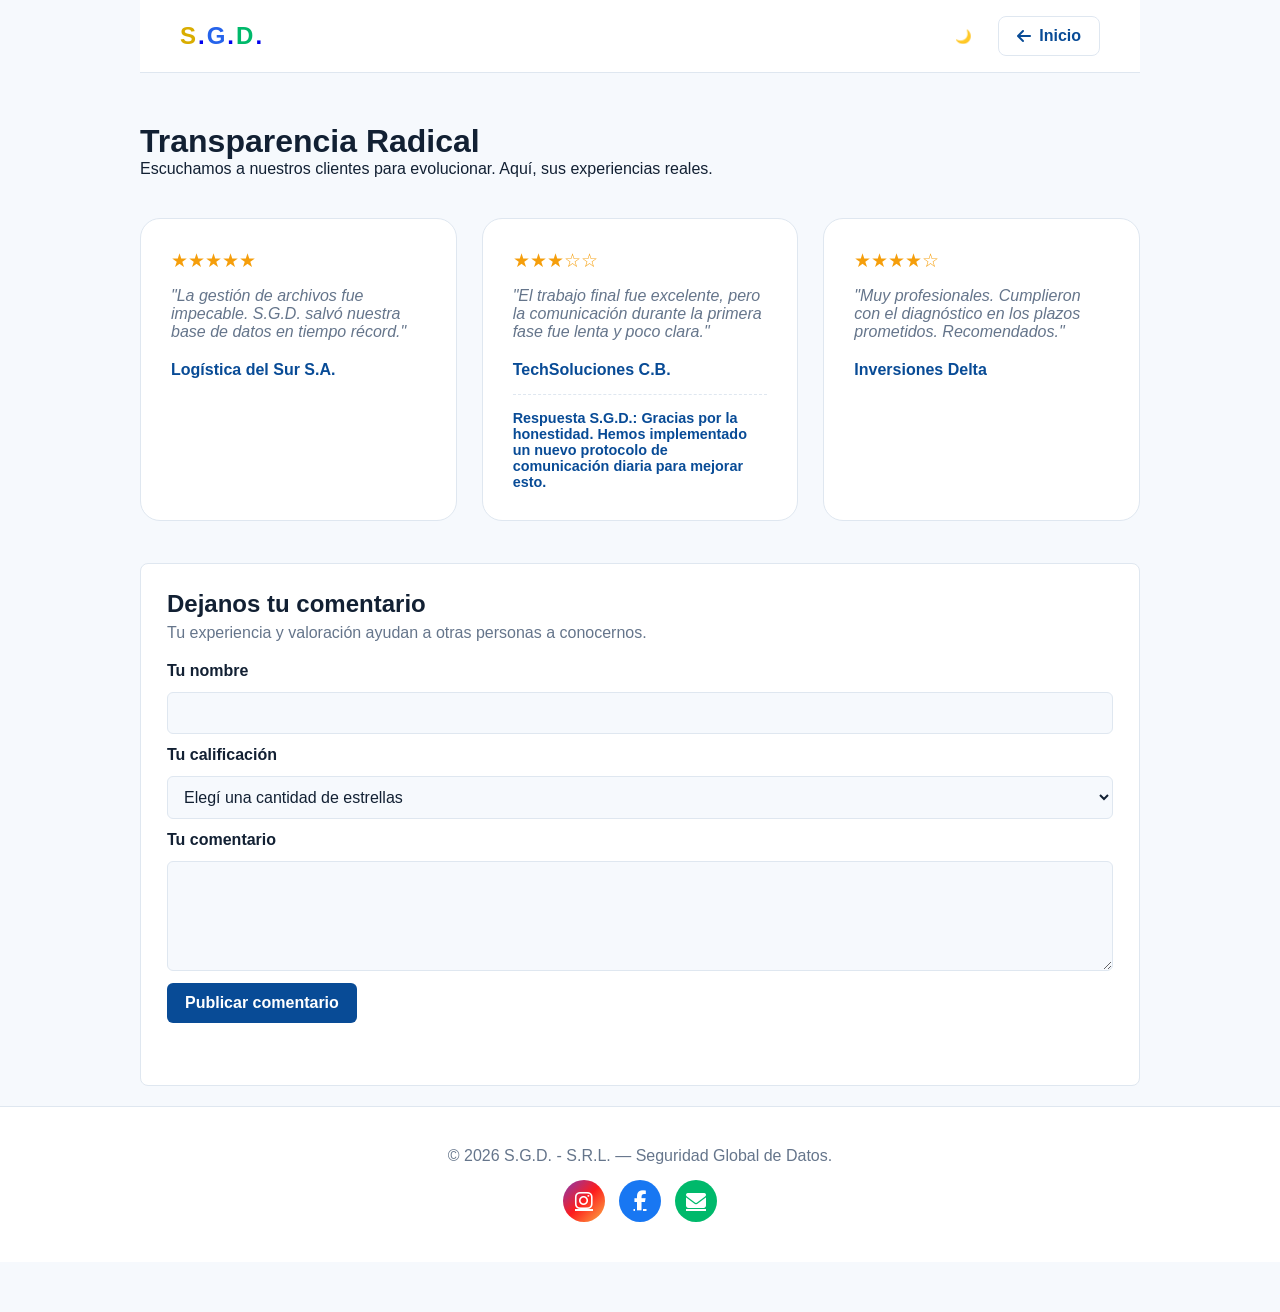
<file: clientes.html>
<!DOCTYPE html>
<html class="page-clientes" lang="es">
<head>
    <link rel="stylesheet" href="styles.css">
    <meta charset="UTF-8">
    <meta name="viewport" content="width=device-width, initial-scale=1.0">
    <title>Nuestros Clientes | S.G.D.</title>
    <link rel="icon" type="image/x-icon" href="favicon.ico?v=20261030">
    
    
</head>

<body>
    <script>
        try {
            const movimientoDesactivado = localStorage.getItem("sgd-animaciones") === "desactivadas";
            document.documentElement.classList.toggle("animaciones-deshabilitadas", movimientoDesactivado);
            if (!movimientoDesactivado) document.documentElement.classList.add("animaciones-listas");
        } catch { document.documentElement.classList.add("animaciones-listas"); }
        try {
            const temaGuardado = localStorage.getItem("tema-sgd");
            if (temaGuardado) {
                document.body.classList.toggle("tema-oscuro", temaGuardado === "oscuro");
                document.body.setAttribute("data-theme", temaGuardado === "oscuro" ? "dark" : "light");
            }
        } catch {}
    </script>
    <link rel="stylesheet" href="https://cdnjs.cloudflare.com/ajax/libs/font-awesome/6.5.2/css/all.min.css">
    <div class="contenedor">
        <header class="encabezado-principal">
    <nav class="nav contenedor">
        <!-- El Logo siempre visible -->
        <a href="index.html" class="marca">
            <span class="s">S</span>.<span class="g">G</span>.<span class="d">D</span>.
        </a>
        
        <!-- Acciones a la derecha -->
        <div class="acciones-nav" style="display: flex; align-items: center; gap: 15px;">
            <button id="boton-tema" class="tema-btn" type="button" aria-label="Cambiar a tema oscuro" title="Cambiar tema">🌙</button>
            <a href="index.html" class="boton-volver">
                <i class="fa-solid fa-arrow-left"></i> Inicio
            </a>
        </div>
    </nav>
</header>

        <h1 class="revelar">Transparencia Radical</h1>
        <p class="revelar" style="margin-bottom: 40px;">Escuchamos a nuestros clientes para evolucionar. Aquí, sus experiencias reales.</p>

        <div class="grid-clientes" id="lista-comentarios">
            
            <div class="card revelar">
                <div class="rating">★★★★★</div>
                <p class="feedback">"La gestión de archivos fue impecable. S.G.D. salvó nuestra base de datos en tiempo récord."</p>
                <div class="nombre-empresa">Logística del Sur S.A.</div>
            </div>

            <div class="card revelar">
                <div class="rating">★★★☆☆</div>
                <p class="feedback">"El trabajo final fue excelente, pero la comunicación durante la primera fase fue lenta y poco clara."</p>
                <div class="nombre-empresa">TechSoluciones C.B.</div>
                <div class="sgd-respuesta">Respuesta S.G.D.: Gracias por la honestidad. Hemos implementado un nuevo protocolo de comunicación diaria para mejorar esto.</div>
            </div>

            <div class="card revelar">
                <div class="rating">★★★★☆</div>
                <p class="feedback">"Muy profesionales. Cumplieron con el diagnóstico en los plazos prometidos. Recomendados."</p>
                <div class="nombre-empresa">Inversiones Delta</div>
            </div>

        </div>

        <section class="formulario-comentario revelar" id="dejar-comentario" aria-labelledby="titulo-comentario">
            <h2 id="titulo-comentario">Dejanos tu comentario</h2>
            <p>Tu experiencia y valoración ayudan a otras personas a conocernos.</p>
            <form id="formulario-comentario">
                <label for="nombre-comentario">Tu nombre</label>
                <input id="nombre-comentario" name="nombre" type="text" maxlength="60" autocomplete="name" required>

                <label for="estrellas-comentario">Tu calificación</label>
                <select id="estrellas-comentario" name="estrellas" required>
                    <option value="">Elegí una cantidad de estrellas</option>
                    <option value="5">★★★★★ - 5 estrellas</option>
                    <option value="4">★★★★☆ - 4 estrellas</option>
                    <option value="3">★★★☆☆ - 3 estrellas</option>
                    <option value="2">★★☆☆☆ - 2 estrellas</option>
                    <option value="1">★☆☆☆☆ - 1 estrella</option>
                </select>

                <label for="texto-comentario">Tu comentario</label>
                <textarea id="texto-comentario" name="comentario" maxlength="600" required></textarea>
                <button class="boton-publicar" type="submit">Publicar comentario</button>
                <p class="estado-comentario" id="estado-comentario" role="status" aria-live="polite"></p>
            </form>
        </section>
    </div>
<footer class="revelar">
    <div class="contenedor">
        <p>© 2026 S.G.D. - S.R.L. — Seguridad Global de Datos.</p>
        <div class="redes-oficiales">
            <a href="https://www.instagram.com/sgd.seguridad/" class="red-instagram" aria-label="Instagram">
                <i class="fa-brands fa-instagram"></i>
            </a>
            <a href="https://www.facebook.com/" class="red-facebook" aria-label="Facebook">
                <i class="fa-brands fa-facebook-f"></i>
            </a>
            <a href="mailto:contactossgd@gmail.com" class="red-correo" aria-label="Correo">
                <i class="fa-solid fa-envelope"></i>
            </a>
        </div>
    </div>
</footer>
    

    

    <script src="script.js"></script>
</body>
</html>
</file>
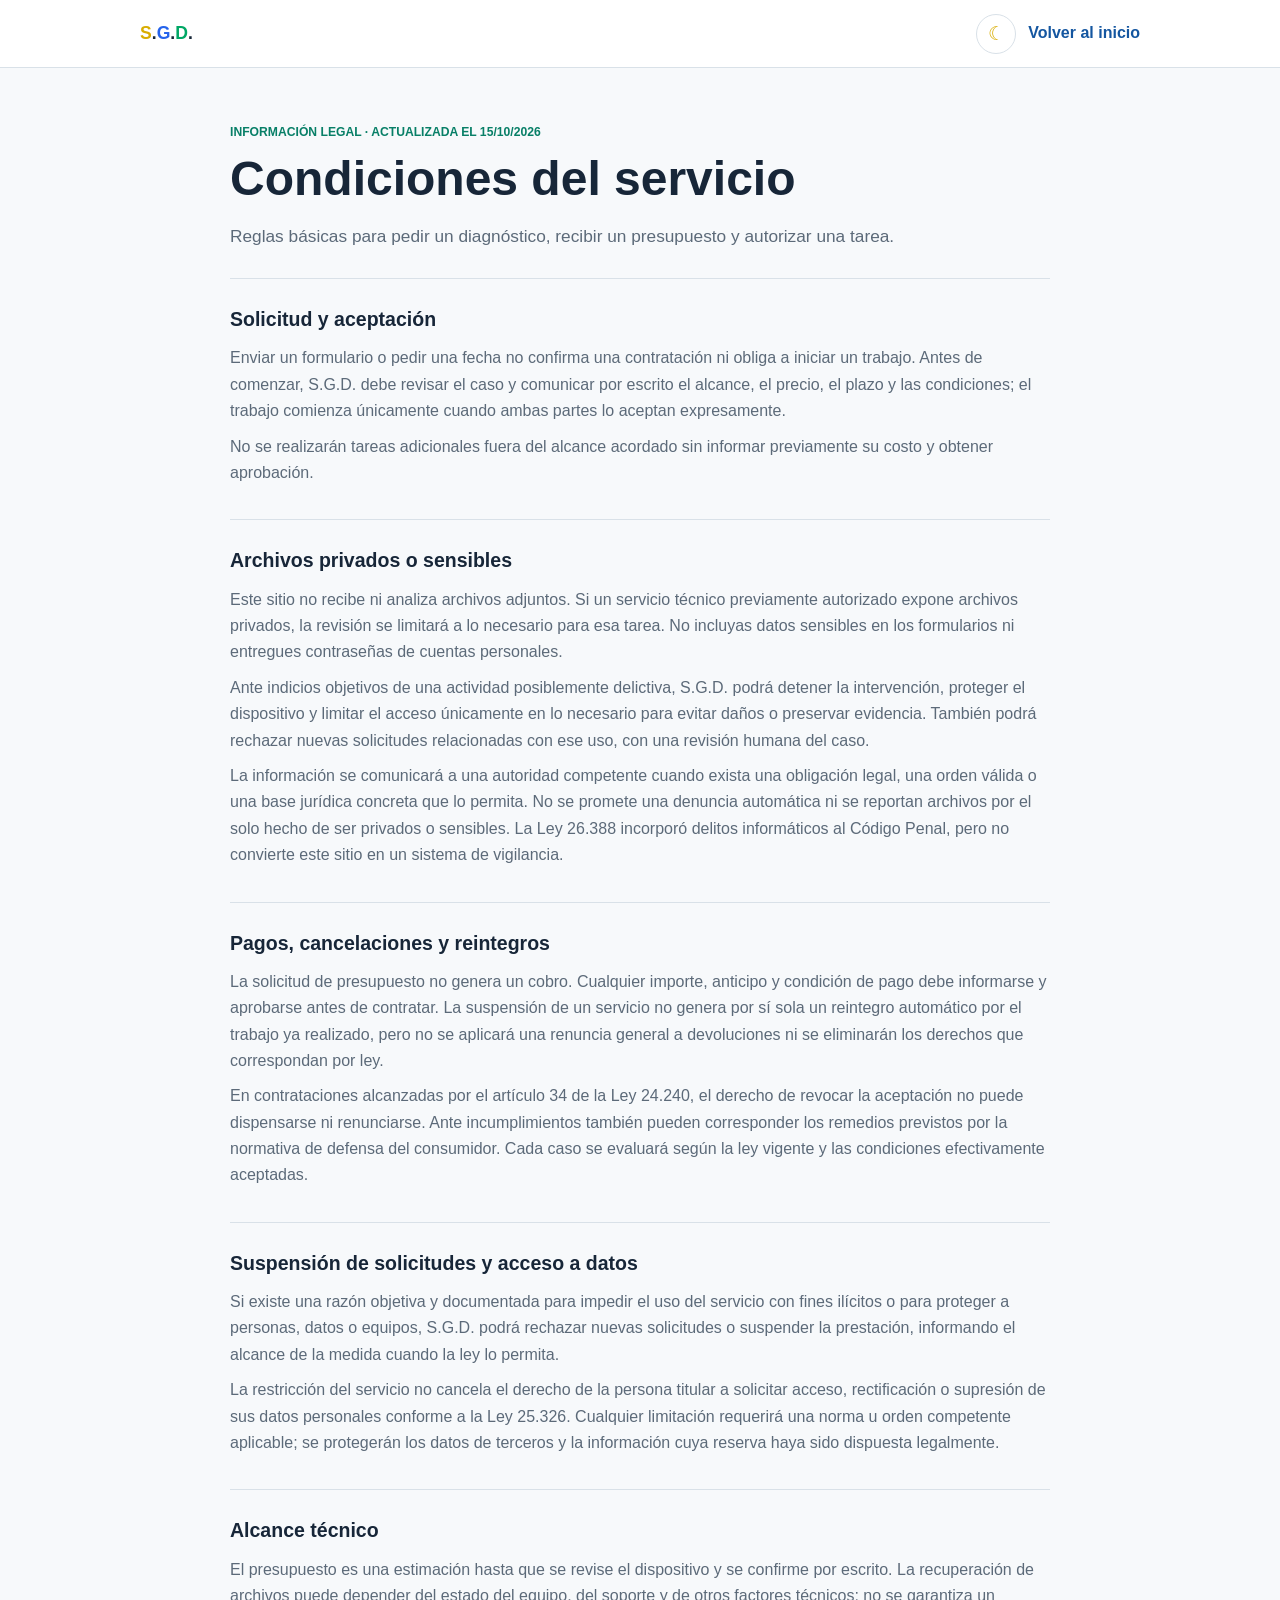
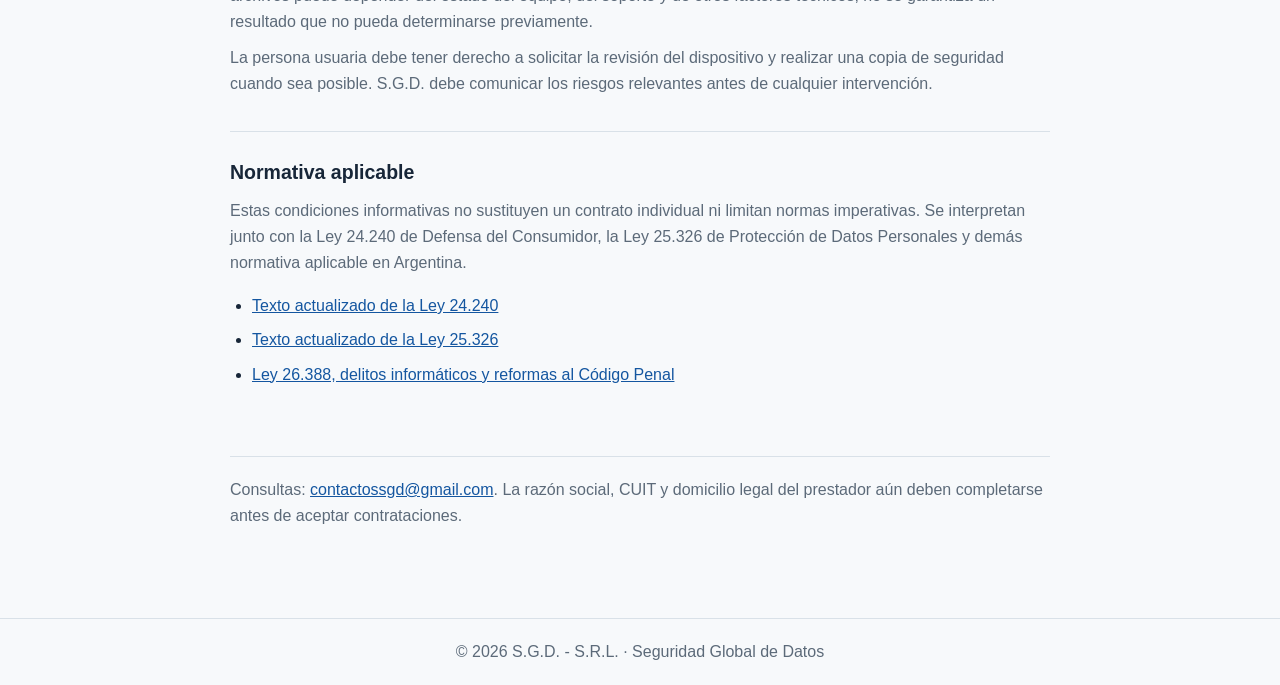
<file: condiciones-servicio.html>
<!DOCTYPE html>
<html class="page-legal" lang="es">
<head>
    <meta charset="UTF-8">
    <meta name="viewport" content="width=device-width, initial-scale=1.0">
    <meta name="description" content="Condiciones informativas para solicitar servicios de S.G.D.">
    <title>Condiciones de servicio | S.G.D.</title>
    <link rel="icon" type="image/x-icon" href="favicon.ico?v=20261030">
    <link rel="stylesheet" href="styles.css">
</head>
<body>
    <script>
        try {
            const movimientoDesactivado = localStorage.getItem("sgd-animaciones") === "desactivadas";
            document.documentElement.classList.toggle("animaciones-deshabilitadas", movimientoDesactivado);
            if (!movimientoDesactivado) document.documentElement.classList.add("animaciones-listas");
        } catch { document.documentElement.classList.add("animaciones-listas"); }
        try {
            if (localStorage.getItem("tema-sgd") === "oscuro") document.body.classList.add("tema-oscuro");
        } catch {}
    </script>
    <header class="legal-header">
        <a class="legal-marca revelar" href="index.html" aria-label="S.G.D., inicio"><span class="marca-s">S</span>.<span class="marca-g">G</span>.<span class="marca-d">D</span>.</a>
        <div class="legal-acciones revelar">
            <button class="legal-tema" id="boton-tema" type="button" aria-label="Cambiar a tema oscuro" aria-pressed="false" title="Cambiar tema"><span id="icono-tema" aria-hidden="true">☾</span></button>
            <a class="legal-volver" href="index.html">Volver al inicio</a>
        </div>
    </header>
    <main class="legal-contenido">
        <p class="legal-eyebrow revelar">Información legal · Actualizada el 15/10/2026</p>
        <h1 class="revelar">Condiciones del servicio</h1>
        <p class="legal-bajada revelar">Reglas básicas para pedir un diagnóstico, recibir un presupuesto y autorizar una tarea.</p>

        <section class="legal-seccion revelar">
            <h2>Solicitud y aceptación</h2>
            <p>Enviar un formulario o pedir una fecha no confirma una contratación ni obliga a iniciar un trabajo. Antes de comenzar, S.G.D. debe revisar el caso y comunicar por escrito el alcance, el precio, el plazo y las condiciones; el trabajo comienza únicamente cuando ambas partes lo aceptan expresamente.</p>
            <p>No se realizarán tareas adicionales fuera del alcance acordado sin informar previamente su costo y obtener aprobación.</p>
        </section>

        <section class="legal-seccion revelar">
            <h2>Archivos privados o sensibles</h2>
            <p>Este sitio no recibe ni analiza archivos adjuntos. Si un servicio técnico previamente autorizado expone archivos privados, la revisión se limitará a lo necesario para esa tarea. No incluyas datos sensibles en los formularios ni entregues contraseñas de cuentas personales.</p>
            <p>Ante indicios objetivos de una actividad posiblemente delictiva, S.G.D. podrá detener la intervención, proteger el dispositivo y limitar el acceso únicamente en lo necesario para evitar daños o preservar evidencia. También podrá rechazar nuevas solicitudes relacionadas con ese uso, con una revisión humana del caso.</p>
            <p>La información se comunicará a una autoridad competente cuando exista una obligación legal, una orden válida o una base jurídica concreta que lo permita. No se promete una denuncia automática ni se reportan archivos por el solo hecho de ser privados o sensibles. La Ley 26.388 incorporó delitos informáticos al Código Penal, pero no convierte este sitio en un sistema de vigilancia.</p>
        </section>

        <section class="legal-seccion revelar">
            <h2>Pagos, cancelaciones y reintegros</h2>
            <p>La solicitud de presupuesto no genera un cobro. Cualquier importe, anticipo y condición de pago debe informarse y aprobarse antes de contratar. La suspensión de un servicio no genera por sí sola un reintegro automático por el trabajo ya realizado, pero no se aplicará una renuncia general a devoluciones ni se eliminarán los derechos que correspondan por ley.</p>
            <p>En contrataciones alcanzadas por el artículo 34 de la Ley 24.240, el derecho de revocar la aceptación no puede dispensarse ni renunciarse. Ante incumplimientos también pueden corresponder los remedios previstos por la normativa de defensa del consumidor. Cada caso se evaluará según la ley vigente y las condiciones efectivamente aceptadas.</p>
        </section>

        <section class="legal-seccion revelar">
            <h2>Suspensión de solicitudes y acceso a datos</h2>
            <p>Si existe una razón objetiva y documentada para impedir el uso del servicio con fines ilícitos o para proteger a personas, datos o equipos, S.G.D. podrá rechazar nuevas solicitudes o suspender la prestación, informando el alcance de la medida cuando la ley lo permita.</p>
            <p>La restricción del servicio no cancela el derecho de la persona titular a solicitar acceso, rectificación o supresión de sus datos personales conforme a la Ley 25.326. Cualquier limitación requerirá una norma u orden competente aplicable; se protegerán los datos de terceros y la información cuya reserva haya sido dispuesta legalmente.</p>
        </section>

        <section class="legal-seccion revelar">
            <h2>Alcance técnico</h2>
            <p>El presupuesto es una estimación hasta que se revise el dispositivo y se confirme por escrito. La recuperación de archivos puede depender del estado del equipo, del soporte y de otros factores técnicos; no se garantiza un resultado que no pueda determinarse previamente.</p>
            <p>La persona usuaria debe tener derecho a solicitar la revisión del dispositivo y realizar una copia de seguridad cuando sea posible. S.G.D. debe comunicar los riesgos relevantes antes de cualquier intervención.</p>
        </section>

        <section class="legal-seccion revelar">
            <h2>Normativa aplicable</h2>
            <p>Estas condiciones informativas no sustituyen un contrato individual ni limitan normas imperativas. Se interpretan junto con la Ley 24.240 de Defensa del Consumidor, la Ley 25.326 de Protección de Datos Personales y demás normativa aplicable en Argentina.</p>
            <ul>
                <li><a href="https://www.argentina.gob.ar/normativa/nacional/ley-24240-638/actualizacion" target="_blank" rel="noopener noreferrer">Texto actualizado de la Ley 24.240</a></li>
                <li><a href="https://www.argentina.gob.ar/normativa/nacional/ley-25326-64790/actualizacion" target="_blank" rel="noopener noreferrer">Texto actualizado de la Ley 25.326</a></li>
                <li><a href="https://servicios.infoleg.gob.ar/infolegInternet/anexos/140000-144999/141790/norma.htm" target="_blank" rel="noopener noreferrer">Ley 26.388, delitos informáticos y reformas al Código Penal</a></li>
            </ul>
        </section>

        <p class="legal-contacto revelar">Consultas: <a href="mailto:contactossgd@gmail.com">contactossgd@gmail.com</a>. La razón social, CUIT y domicilio legal del prestador aún deben completarse antes de aceptar contrataciones.</p>
    </main>
    <footer class="legal-footer revelar">© 2026 S.G.D. - S.R.L. · Seguridad Global de Datos</footer>
    <script src="script.js"></script>
</body>
</html>
</file>
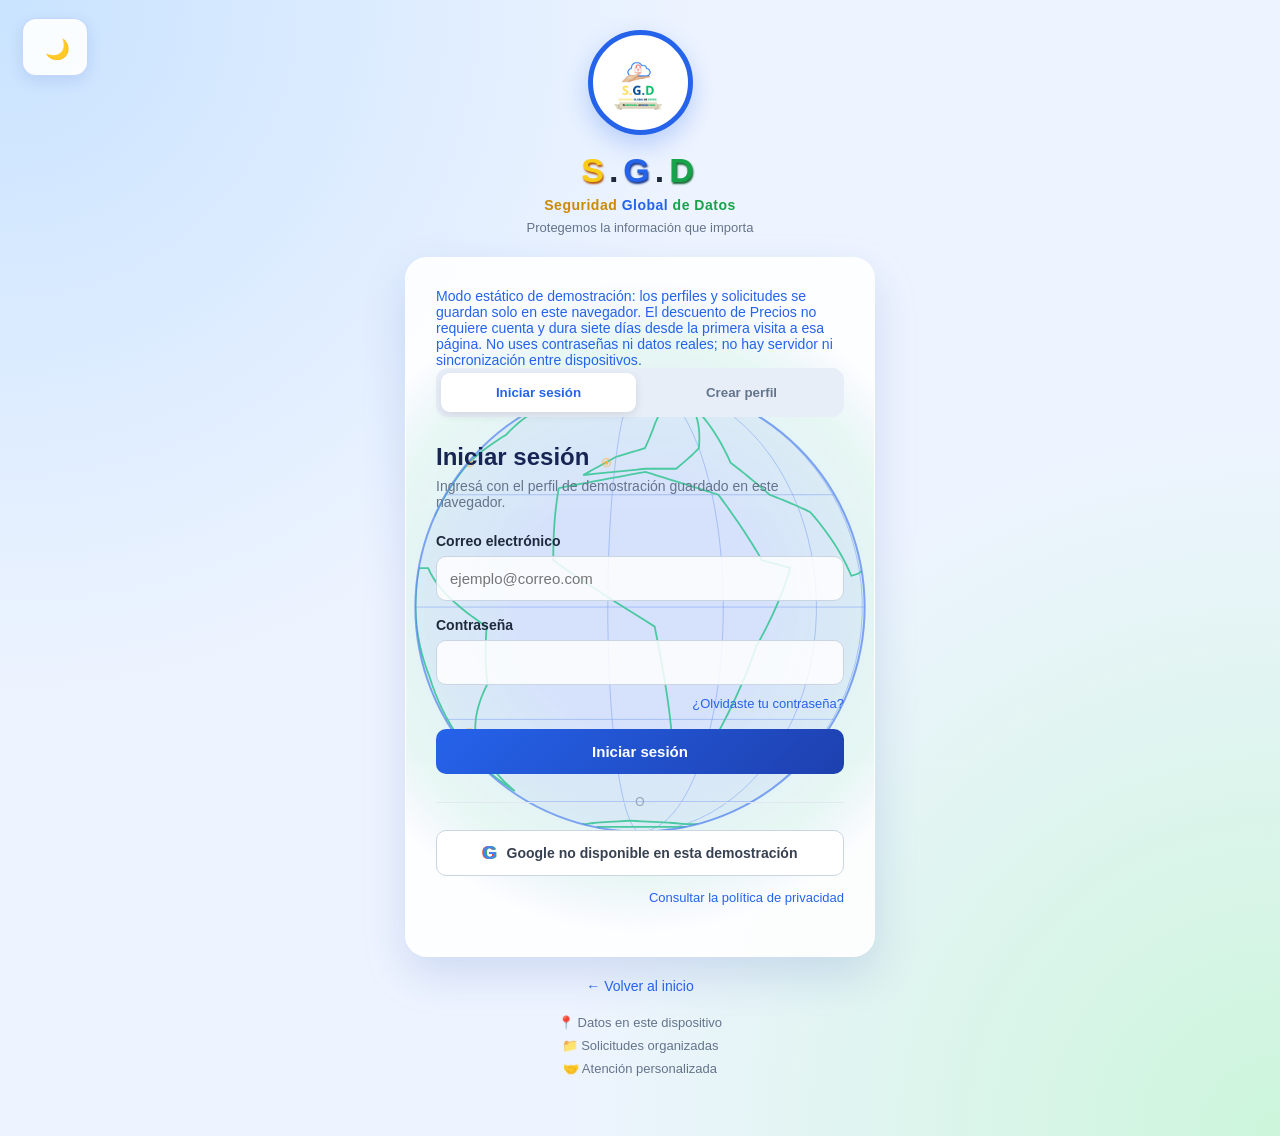
<file: configuracion.html>
<!DOCTYPE html>
<html class="page-configuracion" lang="es">
<head>
    <meta charset="UTF-8">
    <meta name="viewport" content="width=device-width, initial-scale=1.0">
    <meta name="description" content="Configuración de cuenta, dispositivos y solicitudes S.G.D.">
    <title>Configuración de cuenta | S.G.D.</title>
    <link rel="icon" type="image/x-icon" href="favicon.ico?v=20261030">
    <link rel="stylesheet" href="styles.css">
</head>
<body>
    <script>
        try {
            const movimientoDesactivado = localStorage.getItem("sgd-animaciones") === "desactivadas";
            document.documentElement.classList.toggle("animaciones-deshabilitadas", movimientoDesactivado);
            if (!movimientoDesactivado) document.documentElement.classList.add("animaciones-listas");
        } catch { document.documentElement.classList.add("animaciones-listas"); }
        try {
            if (localStorage.getItem("tema-sgd") === "oscuro") document.body.classList.add("tema-oscuro");
        } catch {}
    </script>
    <header class="config-barra revelar">
        <a class="config-marca" href="index.html" aria-label="S.G.D., inicio"><span class="marca-s">S</span>.<span class="marca-g">G</span>.<span class="marca-d">D</span>.</a>
        <div class="config-acciones">
            <button class="config-tema" id="boton-tema" type="button" aria-label="Cambiar a tema oscuro" aria-pressed="false" title="Cambiar tema"><span id="icono-tema" aria-hidden="true">☾</span></button>
            <a class="config-volver" href="index.html">Volver al inicio</a>
        </div>
    </header>

    <main class="config-contenido">
        <p class="config-eyebrow revelar">Cuenta · Preferencias</p>
        <h1 class="revelar">Configuración</h1>
        <p class="config-bajada revelar">Administrá el dispositivo actual, tus solicitudes y la contraseña de este perfil.</p>
        <p class="config-aviso revelar">El perfil, los dispositivos y el historial se guardan en la base de datos local de S.G.D. El tema y las animaciones se conservan en este navegador. Los estados son un seguimiento personal y no confirman una asignación ni la finalización del servicio.</p>

        <section class="config-seccion revelar" aria-labelledby="titulo-preferencias">
            <div class="config-seccion-cabecera">
                <div>
                    <p class="config-kicker">Experiencia</p>
                    <h2 id="titulo-preferencias">Animaciones</h2>
                </div>
            </div>
            <label class="config-toggle" for="preferencia-animaciones">
                <span><strong>Activar animaciones</strong><small>Incluye movimientos de la página y la escena de cuenta.</small></span>
                <input id="preferencia-animaciones" type="checkbox" role="switch" checked>
            </label>
        </section>

        <section class="config-seccion revelar" aria-labelledby="titulo-dispositivos">
            <div class="config-seccion-cabecera">
                <div>
                    <p class="config-kicker">Acceso</p>
                    <h2 id="titulo-dispositivos">Dispositivos</h2>
                </div>
            </div>
            <div id="lista-dispositivos" class="config-lista"></div>
            <p class="config-ayuda">La lista contiene los dispositivos asociados a esta cuenta que hayan iniciado sesión.</p>
            <button class="config-boton-secundario" id="cerrar-sesion-dispositivo" type="button">Cerrar sesión en este dispositivo</button>
        </section>

        <section class="config-seccion revelar" aria-labelledby="titulo-servicios">
            <div class="config-seccion-cabecera">
                <div>
                    <p class="config-kicker">Seguimiento personal</p>
                    <h2 id="titulo-servicios">Servicios e historial</h2>
                </div>
            </div>
            <div class="config-pestanas" role="tablist" aria-label="Filtrar solicitudes">
                <button type="button" role="tab" aria-selected="true" class="activa" data-filtro="historial">Historial</button>
                <button type="button" role="tab" aria-selected="false" data-filtro="en_servicio">En servicio</button>
                <button type="button" role="tab" aria-selected="false" data-filtro="completado">Cumplidos</button>
            </div>
            <div id="lista-servicios" class="config-lista" aria-live="polite"></div>
            <p class="config-estado" id="estado-servicios" role="status" aria-live="polite"></p>
        </section>

        <section class="config-seccion revelar" aria-labelledby="titulo-password">
            <div class="config-seccion-cabecera">
                <div>
                    <p class="config-kicker">Seguridad</p>
                    <h2 id="titulo-password">Cambiar contraseña</h2>
                </div>
            </div>
            <form id="form-cambiar-password" class="config-password-form">
                <div class="config-campo">
                    <label for="password-actual">Contraseña actual</label>
                    <input id="password-actual" name="actual" type="password" autocomplete="current-password" required>
                </div>
                <div class="config-campo">
                    <label for="password-nueva">Nueva contraseña</label>
                    <input id="password-nueva" name="nueva" type="password" autocomplete="new-password" minlength="12" required>
                    <small>Usá al menos 12 caracteres.</small>
                </div>
                <div class="config-campo">
                    <label for="password-confirmar">Confirmar contraseña nueva</label>
                    <input id="password-confirmar" name="confirmar" type="password" autocomplete="new-password" minlength="12" required>
                </div>
                <button class="config-boton-principal" type="submit">Actualizar contraseña</button>
                <p class="config-estado" id="estado-password" role="status" aria-live="polite"></p>
            </form>
        </section>
    </main>

    <footer class="config-footer revelar">© 2026 S.G.D. - S.R.L. · Seguridad Global de Datos</footer>
    <script src="static-auth.js?v=20261030-static1"></script>
    <script src="script.js"></script>
</body>
</html>
</file>
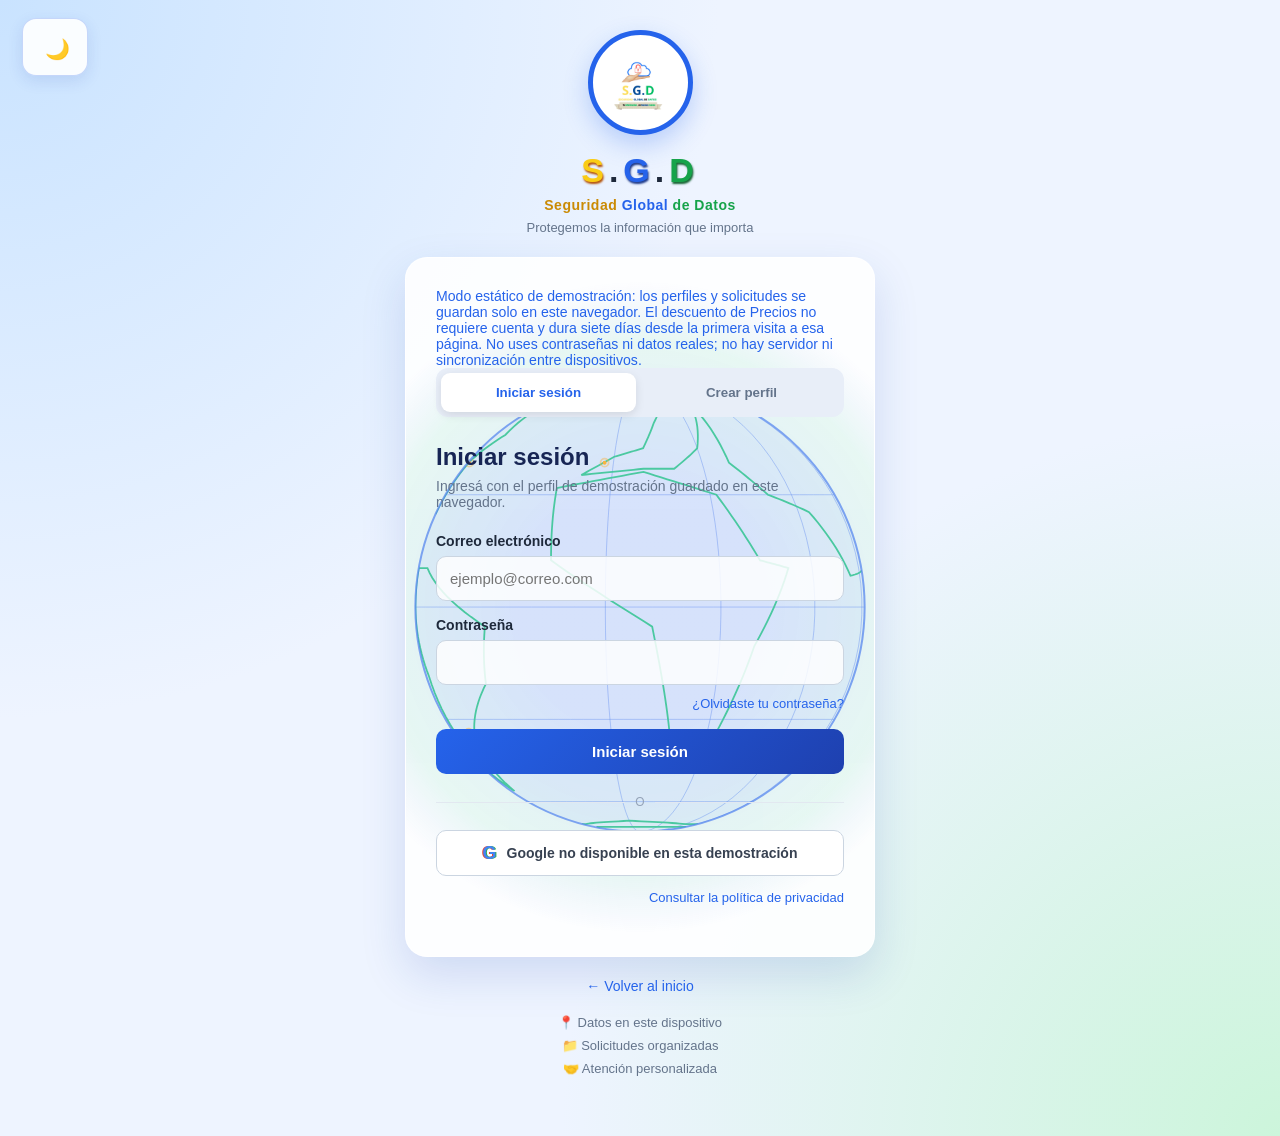
<file: cuenta.html>
<!DOCTYPE html>
<html class="page-cuenta" lang="es">
<head>
    <link rel="stylesheet" href="styles.css?v=20261028-2">
    <meta charset="UTF-8">
    <meta name="viewport" content="width=device-width, initial-scale=1.0">
    <title>Cuenta | S.G.D.</title>
    <link rel="icon" type="image/x-icon" href="favicon.ico?v=20261030">
    
</head>

<body>
    <script>
        document.documentElement.classList.add("cuenta-autenticando");
        try {
            const movimientoDesactivado = localStorage.getItem("sgd-animaciones") === "desactivadas";
            document.documentElement.classList.toggle("animaciones-deshabilitadas", movimientoDesactivado);
            if (!movimientoDesactivado) document.documentElement.classList.add("animaciones-listas");
        } catch { document.documentElement.classList.add("animaciones-listas"); }
        try {
            const temaGuardado = localStorage.getItem("tema-sgd");
            if (temaGuardado) {
                document.body.classList.toggle("tema-oscuro", temaGuardado === "oscuro");
                document.body.setAttribute("data-theme", temaGuardado === "oscuro" ? "dark" : "light");
                document.documentElement.setAttribute("data-theme", temaGuardado === "oscuro" ? "dark" : "light");
            }
        } catch {}
    </script>
    <nav class="controles-tema" aria-label="Selector de tema">
        <button id="boton-tema" class="tema-btn" type="button" aria-label="Cambiar a tema oscuro" title="Cambiar tema">🌙</button>
    </nav>
<main class="contenedor-cuenta">

        <div class="logo revelar">
            <img src="73667.png" alt="Logo de Seguridad Global de Datos">

            <div class="siglas">
                <span class="s">S</span>.<span class="g">G</span>.<span class="d">D</span>
            </div>

            <p class="empresa">
                <span class="seguridad">Seguridad</span>
                <span class="global">Global</span>
                <span class="datos">de Datos</span>
            </p>

            <p class="subtitulo">Protegemos la información que importa</p>
        </div>

        <section class="tarjeta revelar tarjeta-planeta">
            <canvas id="planeta-cuenta" class="planeta-cuenta" aria-hidden="true"></canvas>

            <p class="estado-cuenta" role="note">Modo estático de demostración: los perfiles y solicitudes se guardan solo en este navegador. El descuento de Precios no requiere cuenta y dura siete días desde la primera visita a esa página. No uses contraseñas ni datos reales; no hay servidor ni sincronización entre dispositivos.</p>

            <div class="botones-tipo" role="tablist" aria-label="Opciones de perfil">
                <button class="boton-tipo activo" type="button" role="tab" data-formulario="login" aria-controls="form-login" aria-selected="true">
                    Iniciar sesión
                </button>
                <button class="boton-tipo" type="button" role="tab" data-formulario="registro" aria-controls="form-registro" aria-selected="false">
                    Crear perfil
                </button>
            </div>

            <form id="form-login" class="formulario activo" role="tabpanel" aria-hidden="false">

                <h2>Iniciar sesión</h2>
                <p class="descripcion">
                    Ingresá con el perfil de demostración guardado en este navegador.
                </p>
                <div class="campo">
                    <label for="login-correo">Correo electrónico</label>
                    <input type="email" id="login-correo"
                        placeholder="ejemplo@correo.com"
                        autocomplete="email" required>
                </div>

                <div class="campo">
                    <label for="login-password">Contraseña</label>
                    <input type="password" id="login-password" name="password" autocomplete="current-password" required>
                </div>

                <div class="opciones">
                    <a href="recuperar-password.html">¿Olvidaste tu contraseña?</a>
                </div>

                <button type="submit" class="boton-principal">Iniciar sesión</button>
                <div class="separador">O</div>
                <button class="boton-google" id="boton-google" type="button" disabled>
                    <span class="google-marca" aria-hidden="true">G</span>
                    Google no disponible en esta demostración
                </button>
                <div class="opciones opciones-privacidad">
                    <a href="privacidad.html">Consultar la política de privacidad</a>
                </div>
                <p class="estado-cuenta" id="estado-cuenta-form" role="status" aria-live="polite"></p>
            </form>

            <form id="form-registro" class="formulario" role="tabpanel" aria-hidden="true">

                <h2>Crear cuenta</h2>
                <p class="descripcion">
                    Creá un perfil de prueba que se guarda únicamente en este navegador.
                </p>
                <div class="fila">
                    <div class="campo">
                        <label for="registro-nombre">Nombre</label>
                        <input type="text" id="registro-nombre"
                            placeholder="Tu nombre" required>
                    </div>

                    <div class="campo">
                        <label for="registro-apellido">Apellido</label>
                        <input type="text" id="registro-apellido"
                            placeholder="Tu apellido" required>
                    </div>

                    <div class="campo">
                        <label for="registro-empresa">Empresa (opcional)</label>
                        <input type="text" id="registro-empresa" maxlength="100" autocomplete="organization">
                    </div>
                </div>

                <div class="campo">
                    <label for="registro-correo">Correo electrónico</label>
                    <input type="email" id="registro-correo"
                        placeholder="ejemplo@correo.com"
                        autocomplete="email" required>
                </div>

                <div class="campo">
                    <label for="registro-password">Contraseña</label>
                    <input type="password" id="registro-password" name="password" autocomplete="new-password" minlength="12" required>
                    <small>Usá al menos 12 caracteres.</small>
                </div>

                <div class="campo">
                    <label for="registro-confirmar">Confirmar contraseña</label>
                    <input type="password" id="registro-confirmar" name="confirmar" autocomplete="new-password" minlength="12" required>
                </div>

                <label class="checkbox">
                    <input type="checkbox" id="terminos" required>
                    <span>Leí la <a href="privacidad.html">Política de privacidad</a> y las <a href="condiciones-servicio.html">Condiciones del servicio</a>.</span>
                </label>

                <button type="submit" class="boton-principal">
                    Crear cuenta
                </button>
                <p class="estado-cuenta" id="estado-registro" role="status" aria-live="polite"></p>
            </form>

        </section>

        </section>

        <div class="volver revelar">
            <a href="index.html">← Volver al inicio</a>
        </div>
<div class="beneficios revelar">
    <div>📍 Datos en este dispositivo</div>
    <div>📁 Solicitudes organizadas</div>
    <div>🤝 Atención personalizada</div>
</div>

<div class="enlaces-cuenta revelar">
    <a href="diagnostico.html">Solicitar diagnóstico</a>
    <a href="https://mail.google.com/mail/?view=cm&fs=1&to=contactossgd@gmail.com"
   target="_blank"
   rel="noopener noreferrer">
    Contactarnos
</a>
</div>
    </main>

    

    <script src="static-auth.js?v=20261030-static1"></script>
    <script src="script.js?v=20261017-1"></script>
</body>
</html>
</file>
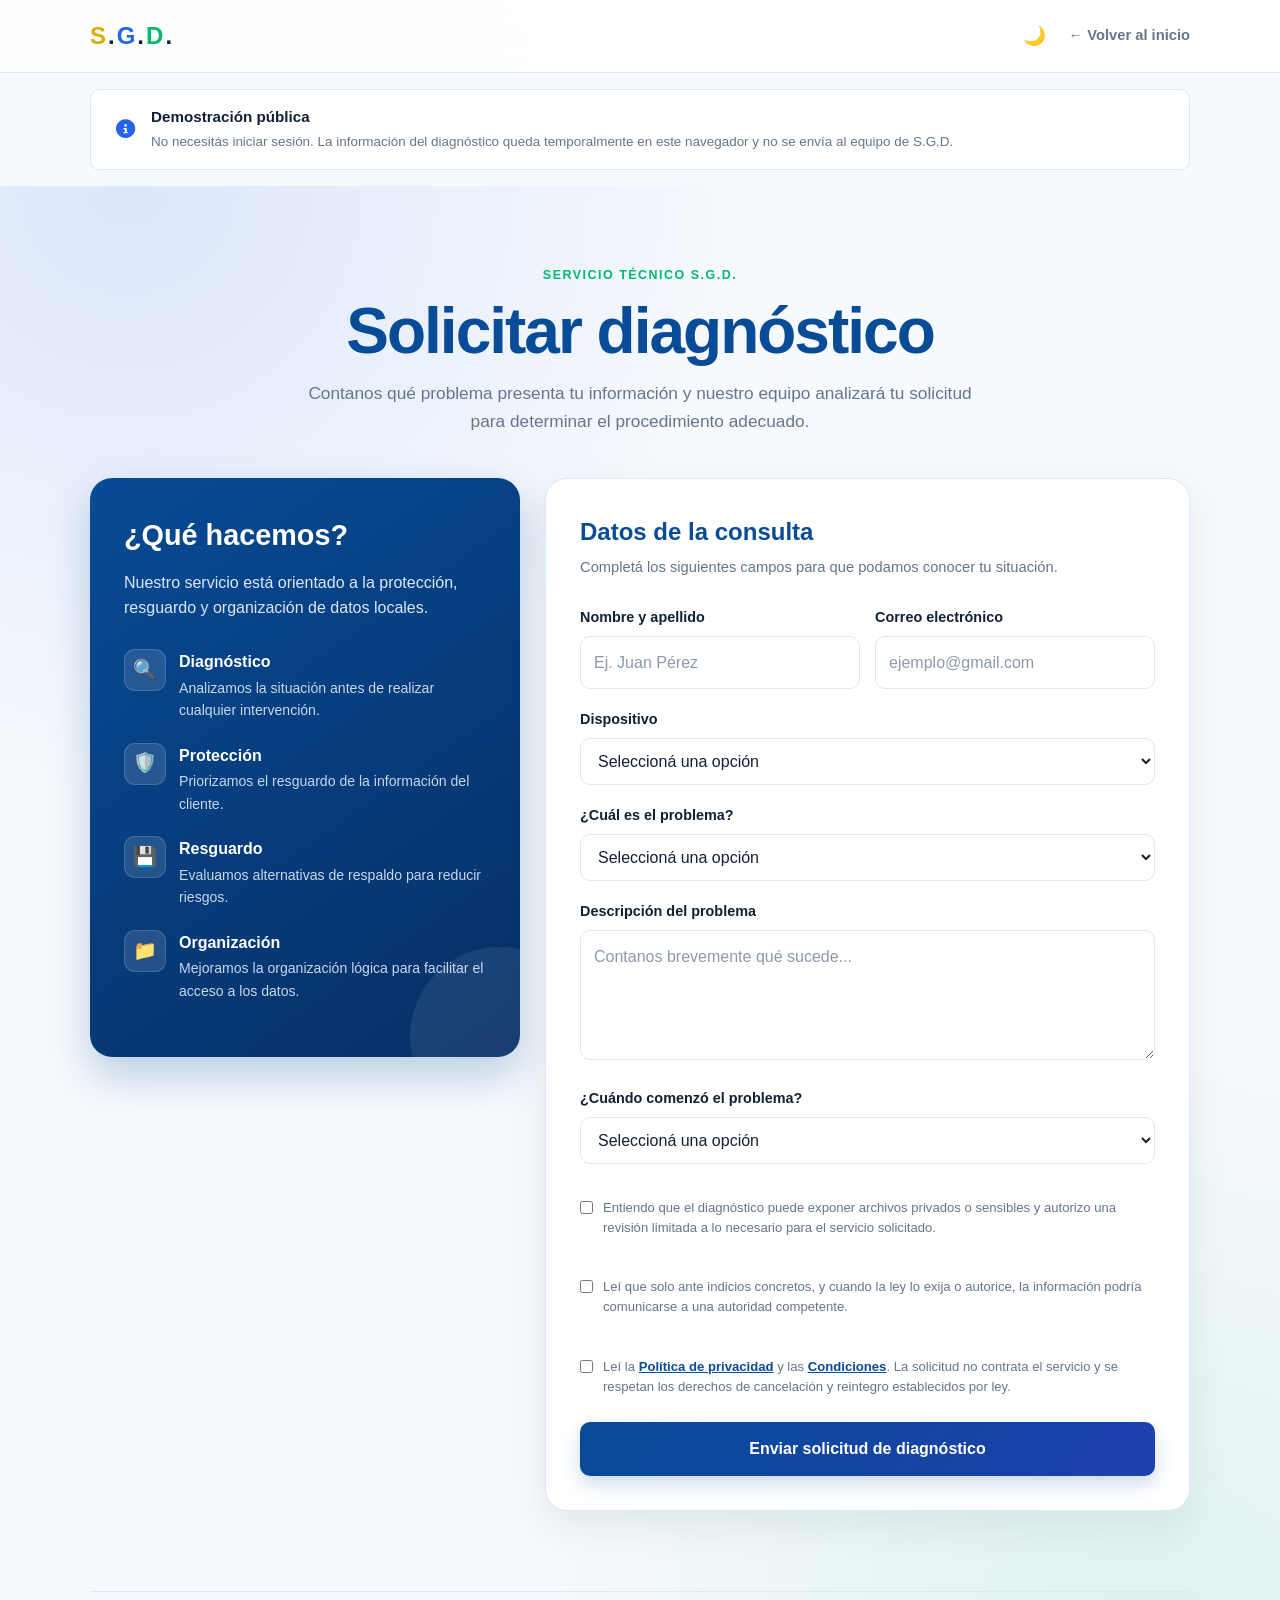
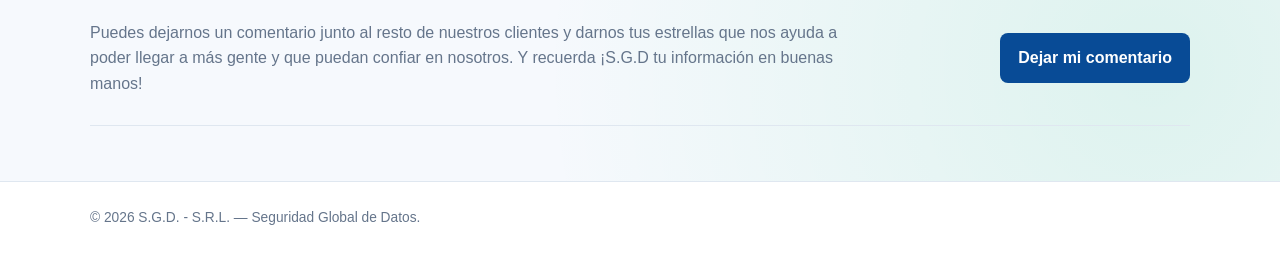
<file: diagnostico.html>
<!DOCTYPE html>
<html class="page-diagnostico" lang="es">
<head>
    <link rel="stylesheet" href="styles.css?v=20261028-1">
    <link rel="stylesheet" href="https://cdnjs.cloudflare.com/ajax/libs/font-awesome/6.5.2/css/all.min.css">
    <meta charset="UTF-8">
    <meta name="viewport" content="width=device-width, initial-scale=1.0">

    <title>Solicitar diagnóstico | S.G.D.</title>
    <link rel="icon" type="image/x-icon" href="favicon.ico?v=20261030">

    <meta name="description"
          content="Solicitá un diagnóstico de Seguridad Global de Datos.">

    
</head>

<body>
    <script>
        try {
            const movimientoDesactivado = localStorage.getItem("sgd-animaciones") === "desactivadas";
            document.documentElement.classList.toggle("animaciones-deshabilitadas", movimientoDesactivado);
            if (!movimientoDesactivado) document.documentElement.classList.add("animaciones-listas");
        } catch { document.documentElement.classList.add("animaciones-listas"); }
        try {
            const temaGuardado = localStorage.getItem("tema-sgd");
            if (temaGuardado) {
                document.body.classList.toggle("tema-oscuro", temaGuardado === "oscuro");
                document.body.setAttribute("data-theme", temaGuardado === "oscuro" ? "dark" : "light");
            }
        } catch {}
    </script>

    <nav>
        <div class="contenedor nav">

            <a class="marca" href="index.html" aria-label="Volver al inicio">
                <span class="s">S</span>.<span class="g">G</span>.<span class="d">D</span>.
            </a>

            <div class="nav-derecha">
                <button
                    id="boton-tema"
                    class="tema-btn"
                    type="button"
                    aria-label="Cambiar a tema oscuro"
                    title="Cambiar tema">
                    🌙
                </button>

                <a class="volver" href="index.html">
                    ← Volver al inicio
                </a>
            </div>

        </div>
    </nav>

    <section class="diagnostico-acceso" id="diagnostico-acceso" aria-live="polite">
        <div class="contenedor">
            <div class="diagnostico-acceso-tarjeta">
                <i class="fa-solid fa-circle-info" aria-hidden="true"></i>
                <div>
                    <h2>Demostración pública</h2>
                    <p>No necesitás iniciar sesión. La información del diagnóstico queda temporalmente en este navegador y no se envía al equipo de S.G.D.</p>
                </div>
            </div>
        </div>
    </section>

    <header class="cabecera revelar">
        <span class="etiqueta">SERVICIO TÉCNICO S.G.D.</span>

        <h1>Solicitar diagnóstico</h1>

        <p>
            Contanos qué problema presenta tu información y nuestro equipo
            analizará tu solicitud para determinar el procedimiento adecuado.
        </p>
    </header>

    <main class="contenedor contenido" id="diagnostico-contenido">

        <aside class="informacion revelar">
            <h2>¿Qué hacemos?</h2>

            <p>
                Nuestro servicio está orientado a la protección, resguardo
                y organización de datos locales.
            </p>

            <div class="beneficio">
                <div class="beneficio-icono">🔍</div>
                <div>
                    <h3>Diagnóstico</h3>
                    <p>
                        Analizamos la situación antes de realizar cualquier
                        intervención.
                    </p>
                </div>
            </div>

            <div class="beneficio">
                <div class="beneficio-icono">🛡️</div>
                <div>
                    <h3>Protección</h3>
                    <p>
                        Priorizamos el resguardo de la información del cliente.
                    </p>
                </div>
            </div>

            <div class="beneficio">
                <div class="beneficio-icono">💾</div>
                <div>
                    <h3>Resguardo</h3>
                    <p>
                        Evaluamos alternativas de respaldo para reducir riesgos.
                    </p>
                </div>
            </div>

            <div class="beneficio">
                <div class="beneficio-icono">📁</div>
                <div>
                    <h3>Organización</h3>
                    <p>
                        Mejoramos la organización lógica para facilitar el acceso
                        a los datos.
                    </p>
                </div>
            </div>
        </aside>

        <section class="formulario revelar">
            <div id="formulario-contenido">
                <h2>Datos de la consulta</h2>

                <p class="descripcion-formulario">
                    Completá los siguientes campos para que podamos conocer
                    tu situación.
                </p>
                <p id="servicios-seleccionados-resumen" class="descripcion-formulario" hidden></p>

                <form id="formulario">
                    <div class="fila">
                        <div class="campo">
                            <label for="nombre">Nombre y apellido</label>
                            <input type="text" id="nombre" name="nombre"
                                   placeholder="Ej. Juan Pérez" required>
                        </div>

                        <div class="campo">
                            <label for="correo">Correo electrónico</label>
                            <input type="email" id="correo" name="correo"
                                   placeholder="ejemplo@gmail.com" required>
                        </div>
                    </div>

                    <div class="campo">
                        <label for="dispositivo">Dispositivo</label>
                        <select id="dispositivo" name="dispositivo" required>
                            <option value="">Seleccioná una opción</option>
                            <option>PC de escritorio</option>
                            <option>Notebook</option>
                            <option>Disco externo</option>
                            <option>Pendrive</option>
                            <option>Otro</option>
                        </select>
                    </div>

                    <div class="campo">
                        <label for="problema">¿Cuál es el problema?</label>
                        <select id="problema" name="problema" required>
                            <option value="">Seleccioná una opción</option>
                            <option>Virus o malware</option>
                            <option>Archivos eliminados</option>
                            <option>Problemas de acceso a archivos</option>
                            <option>Falta de respaldo</option>
                            <option>Organización de archivos</option>
                            <option>Otro problema</option>
                        </select>
                    </div>

                    <div class="campo">
                        <label for="descripcion">Descripción del problema</label>
                        <textarea id="descripcion" name="descripcion"
                                  placeholder="Contanos brevemente qué sucede..."
                                  required></textarea>
                    </div>

                    <div class="campo">
                        <label for="urgencia">¿Cuándo comenzó el problema?</label>
                        <select id="urgencia" name="urgencia" required>
                            <option value="">Seleccioná una opción</option>
                            <option>Hoy</option>
                            <option>Hace unos días</option>
                            <option>Hace varias semanas</option>
                            <option>No estoy seguro</option>
                        </select>
                    </div>

                    <div class="consentimientos-legales">
                        <label class="privacidad">
                            <input type="checkbox" name="consentimientoSensible" value="acepto" required>
                            <span>Entiendo que el diagnóstico puede exponer archivos privados o sensibles y autorizo una revisión limitada a lo necesario para el servicio solicitado.</span>
                        </label>
                        <label class="privacidad">
                            <input type="checkbox" name="avisoAutoridades" value="leido" required>
                            <span>Leí que solo ante indicios concretos, y cuando la ley lo exija o autorice, la información podría comunicarse a una autoridad competente.</span>
                        </label>
                        <label class="privacidad">
                            <input type="checkbox" name="aceptacionCondiciones" value="leido" required>
                            <span>Leí la <a href="privacidad.html" target="_blank" rel="noopener noreferrer">Política de privacidad</a> y las <a href="condiciones-servicio.html" target="_blank" rel="noopener noreferrer">Condiciones</a>. La solicitud no contrata el servicio y se respetan los derechos de cancelación y reintegro establecidos por ley.</span>
                        </label>
                    </div>

                    <button type="submit" class="boton">
                        Enviar solicitud de diagnóstico
                    </button>
                </form>
            </div>

            <div class="exito" id="mensaje-exito">
                <div class="exito-icono">✓</div>

                <h2>¡Diagnóstico preparado!</h2>

                <p>
                    La información queda temporalmente en este navegador. No se envía al equipo de S.G.D.; continuá para preparar el resumen de la solicitud.
                </p>

                <a href="solicitud-servicio.html" class="boton-volver">
                    Continuar con fecha y pago
                </a>
            </div>
        </section>
    </main>

    <section class="invitacion-clientes revelar" aria-label="Compartir una reseña">
        <p>Puedes dejarnos un comentario junto al resto de nuestros clientes y darnos tus estrellas que nos ayuda a poder llegar a más gente y que puedan confiar en nosotros. Y recuerda ¡S.G.D tu información en buenas manos!</p>
        <a href="clientes.html#dejar-comentario" class="boton-comentario">Dejar mi comentario</a>
    </section>

    <footer class="revelar">
        <div class="contenedor">
            © 2026 S.G.D. - S.R.L. — Seguridad Global de Datos.
        </div>
    </footer>

    <button id="volver-arriba" aria-label="Volver arriba">↑</button>

    

    <script src="static-auth.js?v=20261030-static1"></script>
    <script src="script.js?v=20261030-public-demo"></script>
</body>
</html>
</file>
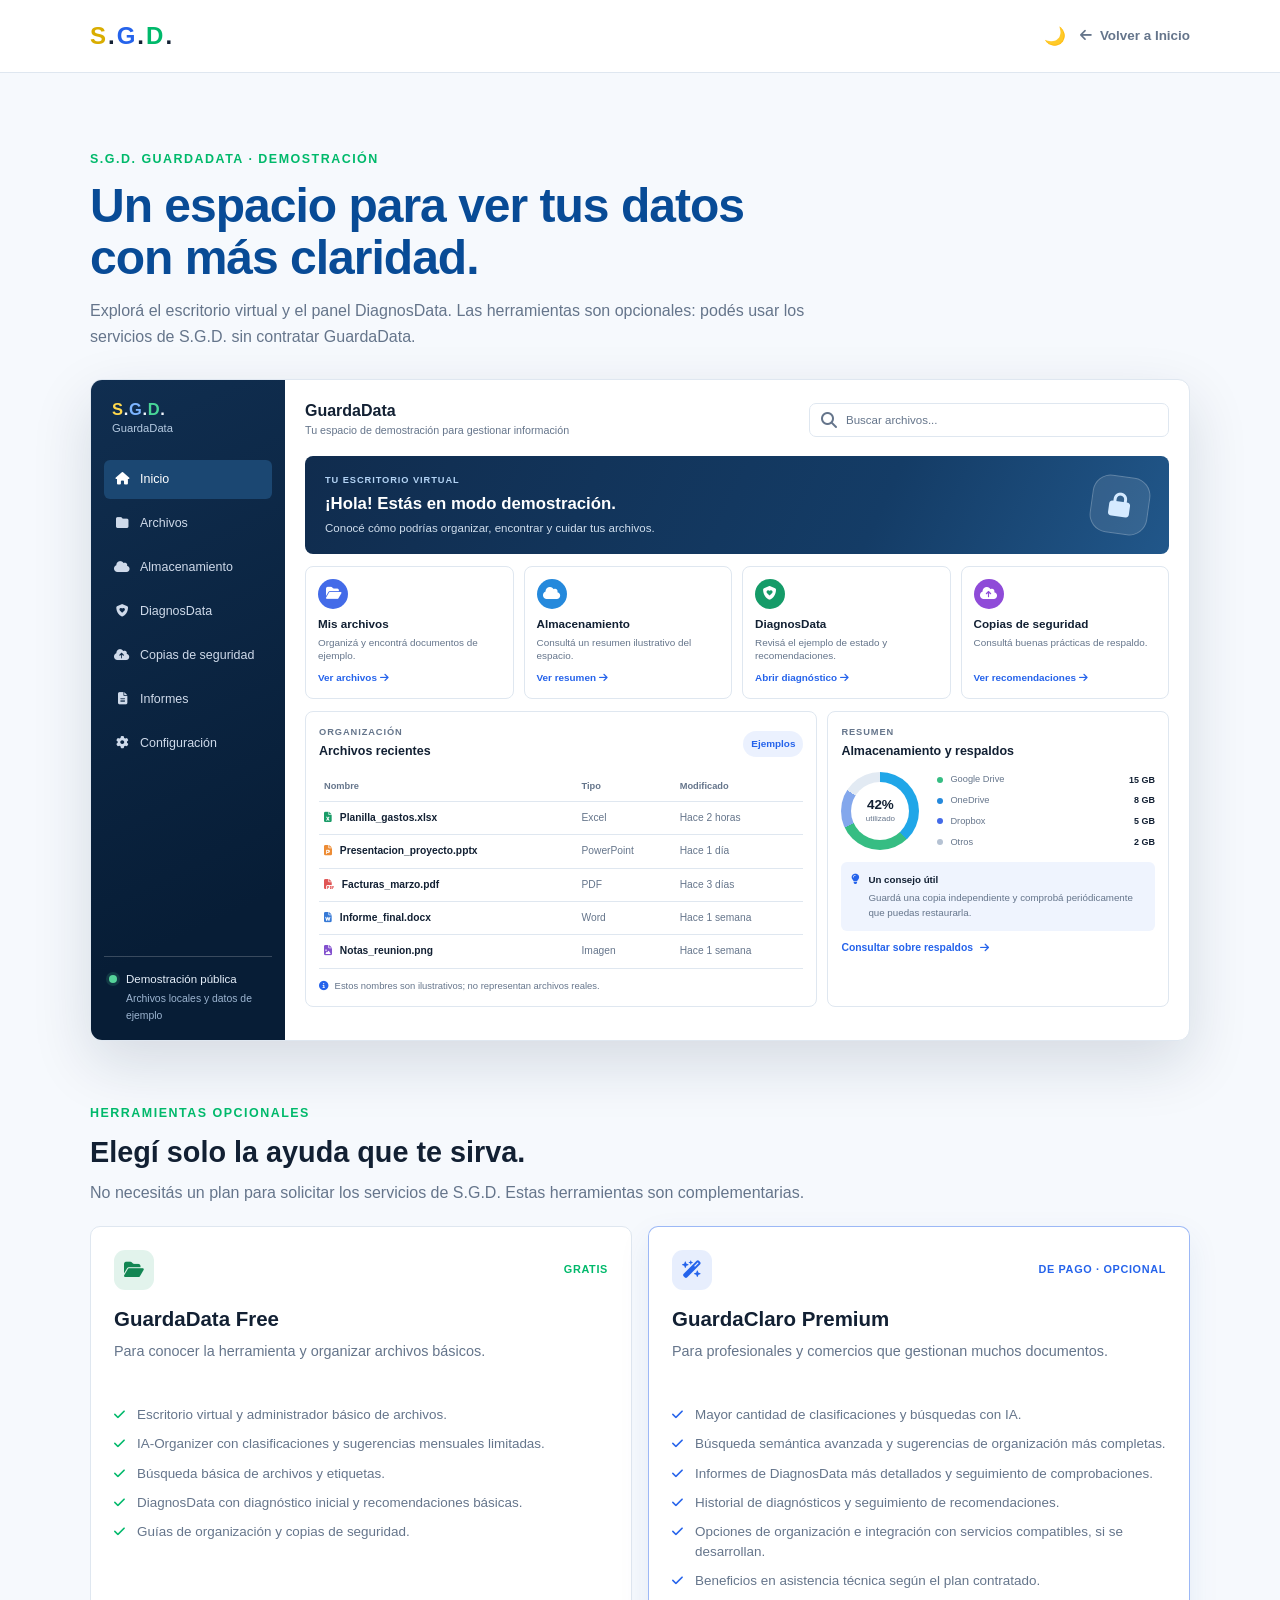
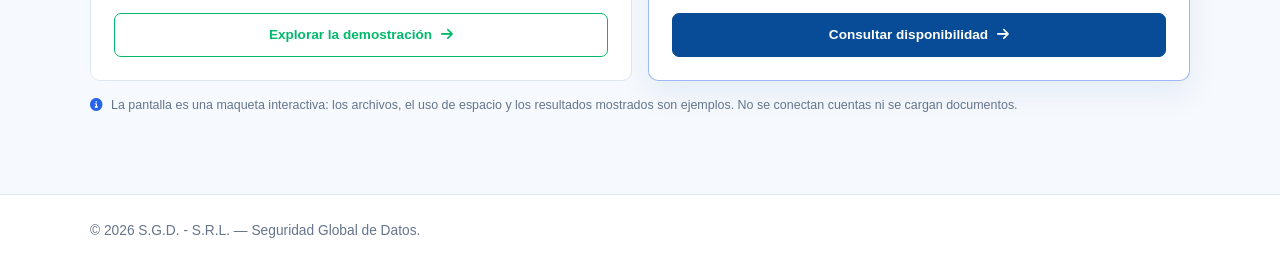
<file: guardadata.html>
<!DOCTYPE html>
<html class="page-index page-guardadata" lang="es">
<head>
    <meta charset="UTF-8">
    <meta name="viewport" content="width=device-width, initial-scale=1.0">
    <title>GuardaData | S.G.D.</title>
    <link rel="icon" type="image/x-icon" href="favicon.ico?v=20261030">
    <meta name="description" content="GuardaData: herramientas opcionales de organización, archivos y diagnósticos de S.G.D.">
    <link rel="stylesheet" href="styles.css?v=20261024-3">
    <link rel="stylesheet" href="https://cdnjs.cloudflare.com/ajax/libs/font-awesome/6.5.2/css/all.min.css">
</head>
<body>
    <script>
        try {
            const tema = localStorage.getItem("tema-sgd");
            document.body.classList.toggle("tema-oscuro", tema === "oscuro");
            document.body.setAttribute("data-theme", tema === "oscuro" ? "dark" : "light");
            const desactivar = localStorage.getItem("sgd-animaciones") === "desactivadas";
            document.documentElement.classList.toggle("animaciones-deshabilitadas", desactivar);
            if (!desactivar) document.documentElement.classList.add("animaciones-listas");
        } catch { document.documentElement.classList.add("animaciones-listas"); }
    </script>
    <div id="transicion-tema"></div>
    <header class="encabezado-principal">
        <nav class="nav contenedor" aria-label="Navegación principal">
            <a href="index.html" class="marca" aria-label="S.G.D., volver al sitio principal"><span class="s">S</span>.<span class="g">G</span>.<span class="d">D</span>.</a>
            <div class="acciones-nav">
                <button id="boton-tema" class="tema-btn" type="button" aria-label="Cambiar a tema oscuro" title="Cambiar tema">🌙</button>
                <a href="index.html" class="guarda-volver"><i class="fa-solid fa-arrow-left" aria-hidden="true"></i> Volver a Inicio</a>
            </div>
        </nav>
    </header>
    <main>
        <section class="guardadata-acceso" id="guardadata-acceso" aria-live="polite">
            <div class="contenedor">
                <div class="guardadata-acceso-tarjeta">
                    <i class="fa-solid fa-circle-info" aria-hidden="true"></i>
                    <div>
                        <h2>Explorá GuardaData sin iniciar sesión</h2>
                        <p>Esta demostración pública usa archivos y datos de ejemplo. Los archivos que selecciones permanecen en tu dispositivo.</p>
                    </div>
                </div>
            </div>
        </section>
        <section class="guarda-os-seccion" id="guarda-os" hidden>
            <div class="contenedor">
                <div class="encabezado-seccion revelar">
                    <span class="subtitulo">S.G.D. GUARDADATA · DEMOSTRACIÓN</span>
                    <h2>Un espacio para ver tus datos con más claridad.</h2>
                    <p>Explorá el escritorio virtual y el panel DiagnosData. Las herramientas son opcionales: podés usar los servicios de S.G.D. sin contratar GuardaData.</p>
                </div>

                <div class="os-marco revelar" id="escritorio">
                    <aside class="os-barra-lateral" aria-label="Navegación de la demostración">
                        <a class="os-marca" href="#escritorio" aria-label="S.G.D. GuardaData, ir al inicio">
                            <span><strong><span class="os-sigla-s">S</span>.<span class="os-sigla-g">G</span>.<span class="os-sigla-d">D</span>.</strong><small>GuardaData</small></span>
                        </a>
                        <nav class="os-menu" aria-label="Secciones del escritorio">
                            <button class="os-enlace activo" type="button" data-os-vista="inicio" aria-pressed="true"><i class="fa-solid fa-house" aria-hidden="true"></i> Inicio</button>
                            <button class="os-enlace" type="button" data-os-vista="archivos" aria-pressed="false"><i class="fa-solid fa-folder" aria-hidden="true"></i> Archivos</button>
                            <button class="os-enlace" type="button" data-os-vista="almacenamiento" aria-pressed="false"><i class="fa-solid fa-cloud" aria-hidden="true"></i> Almacenamiento</button>
                            <button class="os-enlace" type="button" data-os-vista="diagnosdata" aria-pressed="false"><i class="fa-solid fa-shield-heart" aria-hidden="true"></i> DiagnosData</button>
                            <button class="os-enlace" type="button" data-os-vista="copias" aria-pressed="false"><i class="fa-solid fa-cloud-arrow-up" aria-hidden="true"></i> Copias de seguridad</button>
                            <button class="os-enlace" type="button" data-os-vista="informes" aria-pressed="false"><i class="fa-solid fa-file-lines" aria-hidden="true"></i> Informes</button>
                            <button class="os-enlace" type="button" data-os-vista="configuracion" aria-pressed="false"><i class="fa-solid fa-gear" aria-hidden="true"></i> Configuración</button>
                        </nav>
                        <div class="os-usuario">
                            <span class="os-estado-punto"></span>
                            <span><span id="os-estado-usuario">Demostración pública</span><small>Archivos locales y datos de ejemplo</small></span>
                        </div>
                    </aside>

                    <div class="os-contenido">
                        <header class="os-cabecera">
                            <div class="os-titulo">
                                <span class="os-movil-marca"><span class="os-sigla-s">S</span>.<span class="os-sigla-g">G</span>.<span class="os-sigla-d">D</span>.</span>
                                <h3 id="os-titulo-vista">GuardaData</h3>
                                <p id="os-subtitulo-vista">Tu espacio de demostración para gestionar información</p>
                            </div>
                            <label class="os-busqueda">
                                <i class="fa-solid fa-magnifying-glass" aria-hidden="true"></i>
                                <span class="os-sr-only">Buscar archivos de ejemplo o seleccionados</span>
                                <input id="os-busqueda-archivos" type="search" placeholder="Buscar archivos..." autocomplete="off">
                            </label>
                        </header>

                        <div class="os-vista" id="os-vista-inicio" data-os-panel="inicio">
                            <div class="os-saludo" id="escritorio-inicio">
                                <div>
                                    <span class="os-etiqueta">TU ESCRITORIO VIRTUAL</span>
                                    <h4>¡Hola! Estás en modo demostración.</h4>
                                    <p>Conocé cómo podrías organizar, encontrar y cuidar tus archivos.</p>
                                </div>
                                <span class="os-saludo-icono"><i class="fa-solid fa-lock" aria-hidden="true"></i></span>
                            </div>

                            <div class="os-accesos">
                                <button class="os-acceso" type="button" data-os-vista="archivos">
                                    <span class="os-acceso-icono azul"><i class="fa-solid fa-folder-open" aria-hidden="true"></i></span>
                                    <strong>Mis archivos</strong><span>Organizá y encontrá documentos de ejemplo.</span><small>Ver archivos <i class="fa-solid fa-arrow-right" aria-hidden="true"></i></small>
                                </button>
                                <button class="os-acceso" type="button" data-os-vista="almacenamiento">
                                    <span class="os-acceso-icono celeste"><i class="fa-solid fa-cloud" aria-hidden="true"></i></span>
                                    <strong>Almacenamiento</strong><span>Consultá un resumen ilustrativo del espacio.</span><small>Ver resumen <i class="fa-solid fa-arrow-right" aria-hidden="true"></i></small>
                                </button>
                                <button class="os-acceso" type="button" data-os-vista="diagnosdata">
                                    <span class="os-acceso-icono verde"><i class="fa-solid fa-shield-heart" aria-hidden="true"></i></span>
                                    <strong>DiagnosData</strong><span>Revisá el ejemplo de estado y recomendaciones.</span><small>Abrir diagnóstico <i class="fa-solid fa-arrow-right" aria-hidden="true"></i></small>
                                </button>
                                <button class="os-acceso" type="button" data-os-vista="copias">
                                    <span class="os-acceso-icono violeta"><i class="fa-solid fa-cloud-arrow-up" aria-hidden="true"></i></span>
                                    <strong>Copias de seguridad</strong><span>Consultá buenas prácticas de respaldo.</span><small>Ver recomendaciones <i class="fa-solid fa-arrow-right" aria-hidden="true"></i></small>
                                </button>
                            </div>

                            <div class="os-paneles">
                                <section class="os-panel os-panel-archivos" id="escritorio-archivos">
                                    <div class="os-panel-titulo">
                                        <div><span class="os-etiqueta">ORGANIZACIÓN</span><h4>Archivos recientes</h4></div>
                                        <span class="os-demo-etiqueta">Ejemplos</span>
                                    </div>
                                    <div class="os-tabla-scroll">
                                        <table class="os-tabla">
                                            <thead><tr><th>Nombre</th><th>Tipo</th><th>Modificado</th></tr></thead>
                                            <tbody id="os-lista-archivos">
                                                <tr data-archivo><td><i class="fa-solid fa-file-excel archivo-verde" aria-hidden="true"></i> Planilla_gastos.xlsx</td><td>Excel</td><td>Hace 2 horas</td></tr>
                                                <tr data-archivo><td><i class="fa-solid fa-file-powerpoint archivo-naranja" aria-hidden="true"></i> Presentacion_proyecto.pptx</td><td>PowerPoint</td><td>Hace 1 día</td></tr>
                                                <tr data-archivo><td><i class="fa-solid fa-file-pdf archivo-rojo" aria-hidden="true"></i> Facturas_marzo.pdf</td><td>PDF</td><td>Hace 3 días</td></tr>
                                                <tr data-archivo><td><i class="fa-solid fa-file-word archivo-azul" aria-hidden="true"></i> Informe_final.docx</td><td>Word</td><td>Hace 1 semana</td></tr>
                                                <tr data-archivo><td><i class="fa-solid fa-file-image archivo-violeta" aria-hidden="true"></i> Notas_reunion.png</td><td>Imagen</td><td>Hace 1 semana</td></tr>
                                            </tbody>
                                        </table>
                                        <p class="os-sin-resultados" id="os-sin-resultados" hidden>No hay archivos de ejemplo que coincidan con la búsqueda.</p>
                                    </div>
                                    <p class="os-aviso-demo"><i class="fa-solid fa-circle-info" aria-hidden="true"></i> Estos nombres son ilustrativos; no representan archivos reales.</p>
                                </section>

                                <section class="os-panel os-panel-almacenamiento" id="escritorio-almacenamiento">
                                    <div class="os-panel-titulo" id="escritorio-copias">
                                        <div><span class="os-etiqueta">RESUMEN</span><h4>Almacenamiento y respaldos</h4></div>
                                    </div>
                                    <div class="os-uso">
                                        <div class="os-grafico" role="img" aria-label="Gráfico ilustrativo: 42 por ciento utilizado"><span><strong>42%</strong><small>utilizado</small></span></div>
                                        <ul class="os-leyenda">
                                            <li><span class="os-punto drive"></span> Google Drive <strong>15 GB</strong></li>
                                            <li><span class="os-punto nube"></span> OneDrive <strong>8 GB</strong></li>
                                            <li><span class="os-punto dropbox"></span> Dropbox <strong>5 GB</strong></li>
                                            <li><span class="os-punto otros"></span> Otros <strong>2 GB</strong></li>
                                        </ul>
                                    </div>
                                    <p class="os-respaldo"><i class="fa-solid fa-lightbulb" aria-hidden="true"></i><span><strong>Un consejo útil</strong>Guardá una copia independiente y comprobá periódicamente que puedas restaurarla.</span></p>
                                    <a class="os-enlace-interno" href="diagnostico.html">Consultar sobre respaldos <i class="fa-solid fa-arrow-right" aria-hidden="true"></i></a>
                                </section>
                            </div>
                        </div>

                        <div class="os-vista os-vista-diagnostico" data-os-panel="diagnosdata" hidden>
                            <div class="os-alerta-cabecera">
                                <div><span class="os-etiqueta">DIAGNOSDATA</span><h4>Diagnóstico y recomendaciones</h4><p>Un ejemplo visual de cómo presentar una revisión de seguridad.</p></div>
                                <span class="os-demo-etiqueta"><i class="fa-solid fa-shield-halved" aria-hidden="true"></i> Vista de ejemplo</span>
                            </div>
                            <div class="os-diagnostico-resumen" id="escritorio-informes">
                                <article class="os-riesgo"><span class="os-acceso-icono verde"><i class="fa-solid fa-shield-halved" aria-hidden="true"></i></span><div><small>Estado general</small><strong>Riesgo bajo</strong><p>La información ilustrativa se encuentra en buen estado.</p></div><span class="os-indicador-riesgo"></span></article>
                                <div class="os-metricas">
                                    <article><span class="os-metrica-icono ok"><i class="fa-solid fa-check" aria-hidden="true"></i></span><strong>6</strong><small>Comprobaciones realizadas</small></article>
                                    <article><span class="os-metrica-icono aviso"><i class="fa-solid fa-triangle-exclamation" aria-hidden="true"></i></span><strong>1</strong><small>Advertencia</small></article>
                                    <article><span class="os-metrica-icono error"><i class="fa-solid fa-xmark" aria-hidden="true"></i></span><strong>0</strong><small>Críticos</small></article>
                                    <article><span class="os-metrica-icono ok"><i class="fa-solid fa-check" aria-hidden="true"></i></span><strong>5</strong><small>Correctas</small></article>
                                </div>
                            </div>
                            <div class="os-paneles os-paneles-diagnostico">
                                <section class="os-panel">
                                    <div class="os-panel-titulo"><div><span class="os-etiqueta">REVISIÓN</span><h4>Resultados de ejemplo</h4></div></div>
                                    <ul class="os-resultados">
                                        <li><i class="fa-solid fa-circle-check resultado-ok" aria-hidden="true"></i><span>Copias de seguridad recientes</span><strong>Correcto</strong></li>
                                        <li><i class="fa-solid fa-triangle-exclamation resultado-aviso" aria-hidden="true"></i><span>Archivos importantes sin respaldo</span><strong class="texto-aviso">A revisar</strong></li>
                                        <li><i class="fa-solid fa-circle-check resultado-ok" aria-hidden="true"></i><span>Protección del dispositivo</span><strong>Correcto</strong></li>
                                        <li><i class="fa-solid fa-circle-check resultado-ok" aria-hidden="true"></i><span>Organización de archivos</span><strong>Correcto</strong></li>
                                        <li><i class="fa-solid fa-circle-check resultado-ok" aria-hidden="true"></i><span>Seguridad de acceso</span><strong>Correcto</strong></li>
                                    </ul>
                                </section>
                                <section class="os-panel">
                                    <div class="os-panel-titulo"><div><span class="os-etiqueta">PRÓXIMOS PASOS</span><h4>Recomendaciones</h4></div></div>
                                    <ul class="os-recomendaciones">
                                        <li><i class="fa-solid fa-cloud-arrow-up" aria-hidden="true"></i><span>Creá una copia independiente para tus archivos importantes.<small>Reduce el riesgo de pérdida de información.</small></span></li>
                                        <li><i class="fa-solid fa-folder-tree" aria-hidden="true"></i><span>Revisá las carpetas y agrupá documentos por tema.<small>Una estructura clara facilita encontrarlos.</small></span></li>
                                        <li><i class="fa-solid fa-shield-halved" aria-hidden="true"></i><span>Mantené actualizado el software de seguridad.<small>Consultá a un profesional si necesitás ayuda.</small></span></li>
                                    </ul>
                                    <a class="os-enlace-interno" href="diagnostico.html">Solicitar asesoramiento <i class="fa-solid fa-arrow-right" aria-hidden="true"></i></a>
                                </section>
                            </div>
                        </div>

                        <div class="os-vista os-vista-interior" data-os-panel="archivos" hidden>
                            <div class="os-vista-cabecera">
                                <div><span class="os-etiqueta">BIBLIOTECA</span><h4>Archivos</h4><p>Documentos de muestra para explorar una organización posible.</p></div>
                                <span class="os-demo-etiqueta"><i class="fa-solid fa-flask" aria-hidden="true"></i> Datos ficticios</span>
                            </div>
                            <div class="os-resumen-mini">
                                <article><i class="fa-solid fa-folder archivo-azul" aria-hidden="true"></i><span><strong>Documentos</strong><small>12 elementos</small></span></article>
                                <article><i class="fa-solid fa-image archivo-violeta" aria-hidden="true"></i><span><strong>Imágenes</strong><small>8 elementos</small></span></article>
                                <article><i class="fa-solid fa-file-invoice archivo-naranja" aria-hidden="true"></i><span><strong>Facturas</strong><small>5 elementos</small></span></article>
                            </div>
                            <section class="os-panel os-panel-amplio">
                                <div class="os-panel-titulo"><div><span class="os-etiqueta">TODOS LOS ELEMENTOS</span><h4>Archivos recientes</h4></div><span class="os-demo-etiqueta">5 de ejemplo</span></div>
                                <div class="os-tabla-scroll"><table class="os-tabla">
                                    <thead><tr><th>Nombre</th><th>Carpeta</th><th>Tipo</th><th>Modificado</th><th>Estado</th></tr></thead>
                                    <tbody>
                                        <tr data-archivo><td><i class="fa-solid fa-file-excel archivo-verde" aria-hidden="true"></i> Planilla_gastos.xlsx</td><td>Documentos</td><td>Excel</td><td>Hace 2 horas</td><td><span class="os-estado-archivo">Organizado</span></td></tr>
                                        <tr data-archivo><td><i class="fa-solid fa-file-powerpoint archivo-naranja" aria-hidden="true"></i> Presentacion_proyecto.pptx</td><td>Proyectos</td><td>PowerPoint</td><td>Hace 1 día</td><td><span class="os-estado-archivo">Organizado</span></td></tr>
                                        <tr data-archivo><td><i class="fa-solid fa-file-pdf archivo-rojo" aria-hidden="true"></i> Facturas_marzo.pdf</td><td>Facturas</td><td>PDF</td><td>Hace 3 días</td><td><span class="os-estado-archivo">Revisar copia</span></td></tr>
                                        <tr data-archivo><td><i class="fa-solid fa-file-word archivo-azul" aria-hidden="true"></i> Informe_final.docx</td><td>Documentos</td><td>Word</td><td>Hace 1 semana</td><td><span class="os-estado-archivo">Organizado</span></td></tr>
                                        <tr data-archivo><td><i class="fa-solid fa-file-image archivo-violeta" aria-hidden="true"></i> Notas_reunion.png</td><td>Imágenes</td><td>Imagen</td><td>Hace 1 semana</td><td><span class="os-estado-archivo">Organizado</span></td></tr>
                                    </tbody>
                                </table></div>
                                <p class="os-sin-resultados" id="os-archivos-sin-resultados" hidden>No hay archivos de ejemplo que coincidan con la búsqueda.</p>
                                <p class="os-aviso-demo"><i class="fa-solid fa-circle-info" aria-hidden="true"></i> Las carpetas, archivos y estados de esta pantalla son ejemplos inventados.</p>
                            </section>
                            <section class="os-panel os-panel-amplio os-archivos-locales">
                                <div class="os-panel-titulo">
                                    <div><span class="os-etiqueta">TU DISPOSITIVO</span><h4>Archivos seleccionados</h4></div>
                                    <label class="os-subir-archivos">
                                        <i class="fa-solid fa-folder-open" aria-hidden="true"></i> Elegir archivos
                                        <input class="os-input-archivos" id="os-selector-archivos" type="file" multiple>
                                    </label>
                                </div>
                                <p class="os-ayuda-archivos">Seleccioná archivos para ver sus nombres y tamaños aquí. Permanecen en tu dispositivo; no se cargan ni se guardan.</p>
                                <div class="os-tabla-scroll">
                                    <table class="os-tabla">
                                        <thead><tr><th>Nombre</th><th>Tipo</th><th>Tamaño</th><th>Acceso</th></tr></thead>
                                        <tbody id="os-lista-local"></tbody>
                                    </table>
                                    <p class="os-sin-resultados" id="os-local-vacio">Todavía no seleccionaste archivos.</p>
                                    <p class="os-sin-resultados" id="os-local-sin-resultados" hidden>No hay archivos seleccionados que coincidan con la búsqueda.</p>
                                </div>
                                <p class="os-aviso-demo"><i class="fa-solid fa-lock" aria-hidden="true"></i> Por privacidad, esta demostración no lee el contenido, no transmite archivos al servidor ni conserva la selección al cerrar la página.</p>
                            </section>
                        </div>

                        <div class="os-vista os-vista-interior" data-os-panel="almacenamiento" hidden>
                            <div class="os-vista-cabecera">
                                <div><span class="os-etiqueta">ESPACIO Y SERVICIOS</span><h4>Almacenamiento</h4><p>Un panorama ilustrativo del espacio disponible en tus servicios.</p></div>
                                <span class="os-demo-etiqueta"><i class="fa-solid fa-flask" aria-hidden="true"></i> Datos ficticios</span>
                            </div>
                            <div class="os-almacenamiento-principal">
                                <section class="os-panel os-almacenamiento-total">
                                    <div><span class="os-etiqueta">ESPACIO TOTAL DE EJEMPLO</span><h4>30 GB <small>de 70 GB</small></h4><p>42% del espacio está en uso</p></div>
                                    <div class="os-barra-progreso" role="img" aria-label="42 por ciento de almacenamiento usado"><span></span></div>
                                    <div class="os-espacio-leyenda"><span><i></i> Usado <strong>30 GB</strong></span><span><i></i> Disponible <strong>40 GB</strong></span></div>
                                </section>
                                <div class="os-grafico os-grafico-grande" role="img" aria-label="Gráfico ilustrativo: 42 por ciento utilizado"><span><strong>42%</strong><small>utilizado</small></span></div>
                            </div>
                            <section class="os-panel os-panel-amplio">
                                <div class="os-panel-titulo"><div><span class="os-etiqueta">SERVICIOS VINCULADOS (EJEMPLO)</span><h4>Distribución del almacenamiento</h4></div></div>
                                <ul class="os-lista-servicios">
                                    <li><span class="os-servicio-icono drive"><i class="fa-brands fa-google-drive" aria-hidden="true"></i></span><span><strong>Google Drive</strong><small>Documentos personales</small></span><div class="os-servicio-barra"><i style="width:68%"></i></div><b>15 GB</b></li>
                                    <li><span class="os-servicio-icono one"><i class="fa-brands fa-windows" aria-hidden="true"></i></span><span><strong>OneDrive</strong><small>Archivos de trabajo</small></span><div class="os-servicio-barra"><i style="width:48%"></i></div><b>8 GB</b></li>
                                    <li><span class="os-servicio-icono drop"><i class="fa-brands fa-dropbox" aria-hidden="true"></i></span><span><strong>Dropbox</strong><small>Elementos compartidos</small></span><div class="os-servicio-barra"><i style="width:35%"></i></div><b>5 GB</b></li>
                                    <li><span class="os-servicio-icono local"><i class="fa-solid fa-hard-drive" aria-hidden="true"></i></span><span><strong>Otros</strong><small>Almacenamiento local</small></span><div class="os-servicio-barra"><i style="width:18%"></i></div><b>2 GB</b></li>
                                </ul>
                                <p class="os-aviso-demo"><i class="fa-solid fa-circle-info" aria-hidden="true"></i> No hay cuentas conectadas; estos valores solo ilustran la interfaz.</p>
                            </section>
                        </div>

                        <div class="os-vista os-vista-interior" data-os-panel="copias" hidden>
                            <div class="os-vista-cabecera">
                                <div><span class="os-etiqueta">PLANIFICACIÓN</span><h4>Copias de seguridad</h4><p>Una guía visual para ayudarte a pensar tu estrategia de respaldo.</p></div>
                                <span class="os-demo-etiqueta"><i class="fa-solid fa-flask" aria-hidden="true"></i> Ejemplo</span>
                            </div>
                            <div class="os-copia-estado">
                                <span class="os-acceso-icono verde"><i class="fa-solid fa-cloud-arrow-up" aria-hidden="true"></i></span>
                                <div><small>ESTADO ILUSTRATIVO</small><strong>Plan de respaldo por revisar</strong><p>La demostración no ejecuta ni programa copias.</p></div>
                                <span class="os-estado-archivo">Recomendación</span>
                            </div>
                            <div class="os-paneles os-copias-grid">
                                <section class="os-panel"><div class="os-panel-titulo"><div><span class="os-etiqueta">LISTA DE CONTROL</span><h4>Hábitos recomendados</h4></div></div>
                                    <ul class="os-lista-control">
                                        <li><i class="fa-solid fa-circle-check resultado-ok" aria-hidden="true"></i><span>Definir qué archivos son prioritarios.<small>Identificá primero la información que no podés reemplazar.</small></span></li>
                                        <li><i class="fa-solid fa-circle-check resultado-ok" aria-hidden="true"></i><span>Mantener una copia en otro dispositivo o ubicación.<small>Una copia separada ofrece protección adicional.</small></span></li>
                                        <li><i class="fa-solid fa-circle-check resultado-ok" aria-hidden="true"></i><span>Probar la restauración de una copia.<small>Verificá que los archivos puedan recuperarse correctamente.</small></span></li>
                                        <li><i class="fa-solid fa-circle-check resultado-ok" aria-hidden="true"></i><span>Revisar periódicamente el plan.<small>Ajustalo cuando cambien tus necesidades.</small></span></li>
                                    </ul>
                                </section>
                                <section class="os-panel"><div class="os-panel-titulo"><div><span class="os-etiqueta">FRECUENCIA DE EJEMPLO</span><h4>Calendario sugerido</h4></div></div>
                                    <div class="os-calendario"><span><i class="fa-regular fa-calendar" aria-hidden="true"></i> Documentos importantes</span><strong>Semanal</strong></div>
                                    <div class="os-calendario"><span><i class="fa-regular fa-calendar" aria-hidden="true"></i> Fotos y recuerdos</span><strong>Mensual</strong></div>
                                    <div class="os-calendario"><span><i class="fa-regular fa-calendar" aria-hidden="true"></i> Copia completa</span><strong>A definir</strong></div>
                                    <p class="os-aviso-demo"><i class="fa-solid fa-circle-info" aria-hidden="true"></i> La frecuencia depende del tipo de archivos y de cuánto cambien.</p>
                                </section>
                            </div>
                        </div>

                        <div class="os-vista os-vista-interior" data-os-panel="informes" hidden>
                            <div class="os-vista-cabecera">
                                <div><span class="os-etiqueta">ACTIVIDAD</span><h4>Informes</h4><p>Resumen de actividad de demostración y comprobaciones de ejemplo.</p></div>
                                <span class="os-demo-etiqueta"><i class="fa-solid fa-flask" aria-hidden="true"></i> Vista ficticia</span>
                            </div>
                            <div class="os-resumen-mini os-resumen-informes">
                                <article><i class="fa-solid fa-folder archivo-azul" aria-hidden="true"></i><span><strong>25</strong><small>Archivos organizados</small></span></article>
                                <article><i class="fa-solid fa-cloud-arrow-up archivo-verde" aria-hidden="true"></i><span><strong>3</strong><small>Copias planificadas</small></span></article>
                                <article><i class="fa-solid fa-shield-heart archivo-violeta" aria-hidden="true"></i><span><strong>6</strong><small>Comprobaciones</small></span></article>
                            </div>
                            <section class="os-panel os-panel-amplio">
                                <div class="os-panel-titulo"><div><span class="os-etiqueta">HISTORIAL RECIENTE</span><h4>Actividad del espacio de ejemplo</h4></div></div>
                                <ul class="os-historial">
                                    <li><span class="os-historial-icono verde"><i class="fa-solid fa-check" aria-hidden="true"></i></span><span><strong>Revisión de copias</strong><small>Comprobación de muestra · Hoy, 10:30</small></span><b class="texto-ok">Completada</b></li>
                                    <li><span class="os-historial-icono azul"><i class="fa-solid fa-folder-tree" aria-hidden="true"></i></span><span><strong>Organización de documentos</strong><small>Clasificación de muestra · Ayer, 15:15</small></span><b class="texto-ok">Completada</b></li>
                                    <li><span class="os-historial-icono naranja"><i class="fa-solid fa-triangle-exclamation" aria-hidden="true"></i></span><span><strong>Recomendación pendiente</strong><small>Revisar archivos sin respaldo · Hace 3 días</small></span><b class="texto-aviso">Pendiente</b></li>
                                </ul>
                                <p class="os-aviso-demo"><i class="fa-solid fa-circle-info" aria-hidden="true"></i> La actividad y las fechas no corresponden a comprobaciones reales.</p>
                            </section>
                        </div>

                        <div class="os-vista os-vista-interior" data-os-panel="configuracion" hidden>
                            <div class="os-vista-cabecera">
                                <div><span class="os-etiqueta">PREFERENCIAS</span><h4>Configuración</h4><p>Opciones de muestra para personalizar una futura experiencia GuardaData.</p></div>
                                <span class="os-demo-etiqueta"><i class="fa-solid fa-flask" aria-hidden="true"></i> Solo demostración</span>
                            </div>
                            <section class="os-panel os-panel-amplio os-preferencias">
                                <div class="os-preferencia"><span class="os-preferencia-icono"><i class="fa-solid fa-user" aria-hidden="true"></i></span><span><strong>Perfil</strong><small>La cuenta de usuario no está conectada.</small></span><b>Invitado</b></div>
                                <div class="os-preferencia"><span class="os-preferencia-icono"><i class="fa-solid fa-bell" aria-hidden="true"></i></span><span><strong>Notificaciones</strong><small>Preferencias para avisos sobre recomendaciones.</small></span><b>No configuradas</b></div>
                                <div class="os-preferencia"><span class="os-preferencia-icono"><i class="fa-solid fa-tags" aria-hidden="true"></i></span><span><strong>Organización</strong><small>Etiquetas y categorías personalizadas.</small></span><b>Configuración de ejemplo</b></div>
                                <div class="os-preferencia"><span class="os-preferencia-icono"><i class="fa-solid fa-link" aria-hidden="true"></i></span><span><strong>Servicios conectados</strong><small>Vinculá servicios compatibles solo cuando esta opción esté disponible.</small></span><b>Ninguno</b></div>
                                <div class="os-preferencia"><span class="os-preferencia-icono"><i class="fa-solid fa-lock" aria-hidden="true"></i></span><span><strong>Privacidad y seguridad</strong><small>Conocé cómo se protegería tu información.</small></span><b>Modo demostración</b></div>
                            </section>
                        </div>
                        <p class="os-estado" id="os-estado" aria-live="polite"></p>
                    </div>
                </div>

                <div class="planes-guardadata" id="planes-guardadata">
                    <div class="planes-guardadata-intro revelar">
                        <span class="subtitulo">HERRAMIENTAS OPCIONALES</span>
                        <h3>Elegí solo la ayuda que te sirva.</h3>
                        <p>No necesitás un plan para solicitar los servicios de S.G.D. Estas herramientas son complementarias.</p>
                    </div>
                    <div class="planes-guardadata-grid">
                        <article class="plan-guardadata revelar">
                            <div class="plan-guardadata-cabecera"><span class="plan-guardadata-icono"><i class="fa-solid fa-folder-open" aria-hidden="true"></i></span><span class="plan-guardadata-etiqueta">GRATIS</span></div>
                            <h3>GuardaData Free</h3>
                            <p class="plan-guardadata-descripcion">Para conocer la herramienta y organizar archivos básicos.</p>
                            <ul>
                                <li>Escritorio virtual y administrador básico de archivos.</li>
                                <li>IA-Organizer con clasificaciones y sugerencias mensuales limitadas.</li>
                                <li>Búsqueda básica de archivos y etiquetas.</li>
                                <li>DiagnosData con diagnóstico inicial y recomendaciones básicas.</li>
                                <li>Guías de organización y copias de seguridad.</li>
                            </ul>
                            <a class="plan-guardadata-boton" href="#escritorio">Explorar la demostración <i class="fa-solid fa-arrow-right" aria-hidden="true"></i></a>
                        </article>
                        <article class="plan-guardadata plan-guardadata-premium revelar">
                            <div class="plan-guardadata-cabecera"><span class="plan-guardadata-icono"><i class="fa-solid fa-wand-magic-sparkles" aria-hidden="true"></i></span><span class="plan-guardadata-etiqueta">DE PAGO · OPCIONAL</span></div>
                            <h3>GuardaClaro Premium</h3>
                            <p class="plan-guardadata-descripcion">Para profesionales y comercios que gestionan muchos documentos.</p>
                            <ul>
                                <li>Mayor cantidad de clasificaciones y búsquedas con IA.</li>
                                <li>Búsqueda semántica avanzada y sugerencias de organización más completas.</li>
                                <li>Informes de DiagnosData más detallados y seguimiento de comprobaciones.</li>
                                <li>Historial de diagnósticos y seguimiento de recomendaciones.</li>
                                <li>Opciones de organización e integración con servicios compatibles, si se desarrollan.</li>
                                <li>Beneficios en asistencia técnica según el plan contratado.</li>
                            </ul>
                            <a class="plan-guardadata-boton" href="index.html#contacto">Consultar disponibilidad <i class="fa-solid fa-arrow-right" aria-hidden="true"></i></a>
                        </article>
                    </div>
                    <p class="guardadata-nota revelar"><i class="fa-solid fa-circle-info" aria-hidden="true"></i> La pantalla es una maqueta interactiva: los archivos, el uso de espacio y los resultados mostrados son ejemplos. No se conectan cuentas ni se cargan documentos.</p>
                </div>
            </div>
        </section>


    </main>
    <footer><div class="contenedor"><p>© 2026 S.G.D. - S.R.L. — Seguridad Global de Datos.</p></div></footer>
    <script src="static-auth.js?v=20261030-static1"></script>
    <script src="guardadata.js?v=20261030-public-demo"></script>
</body>
</html>
</file>
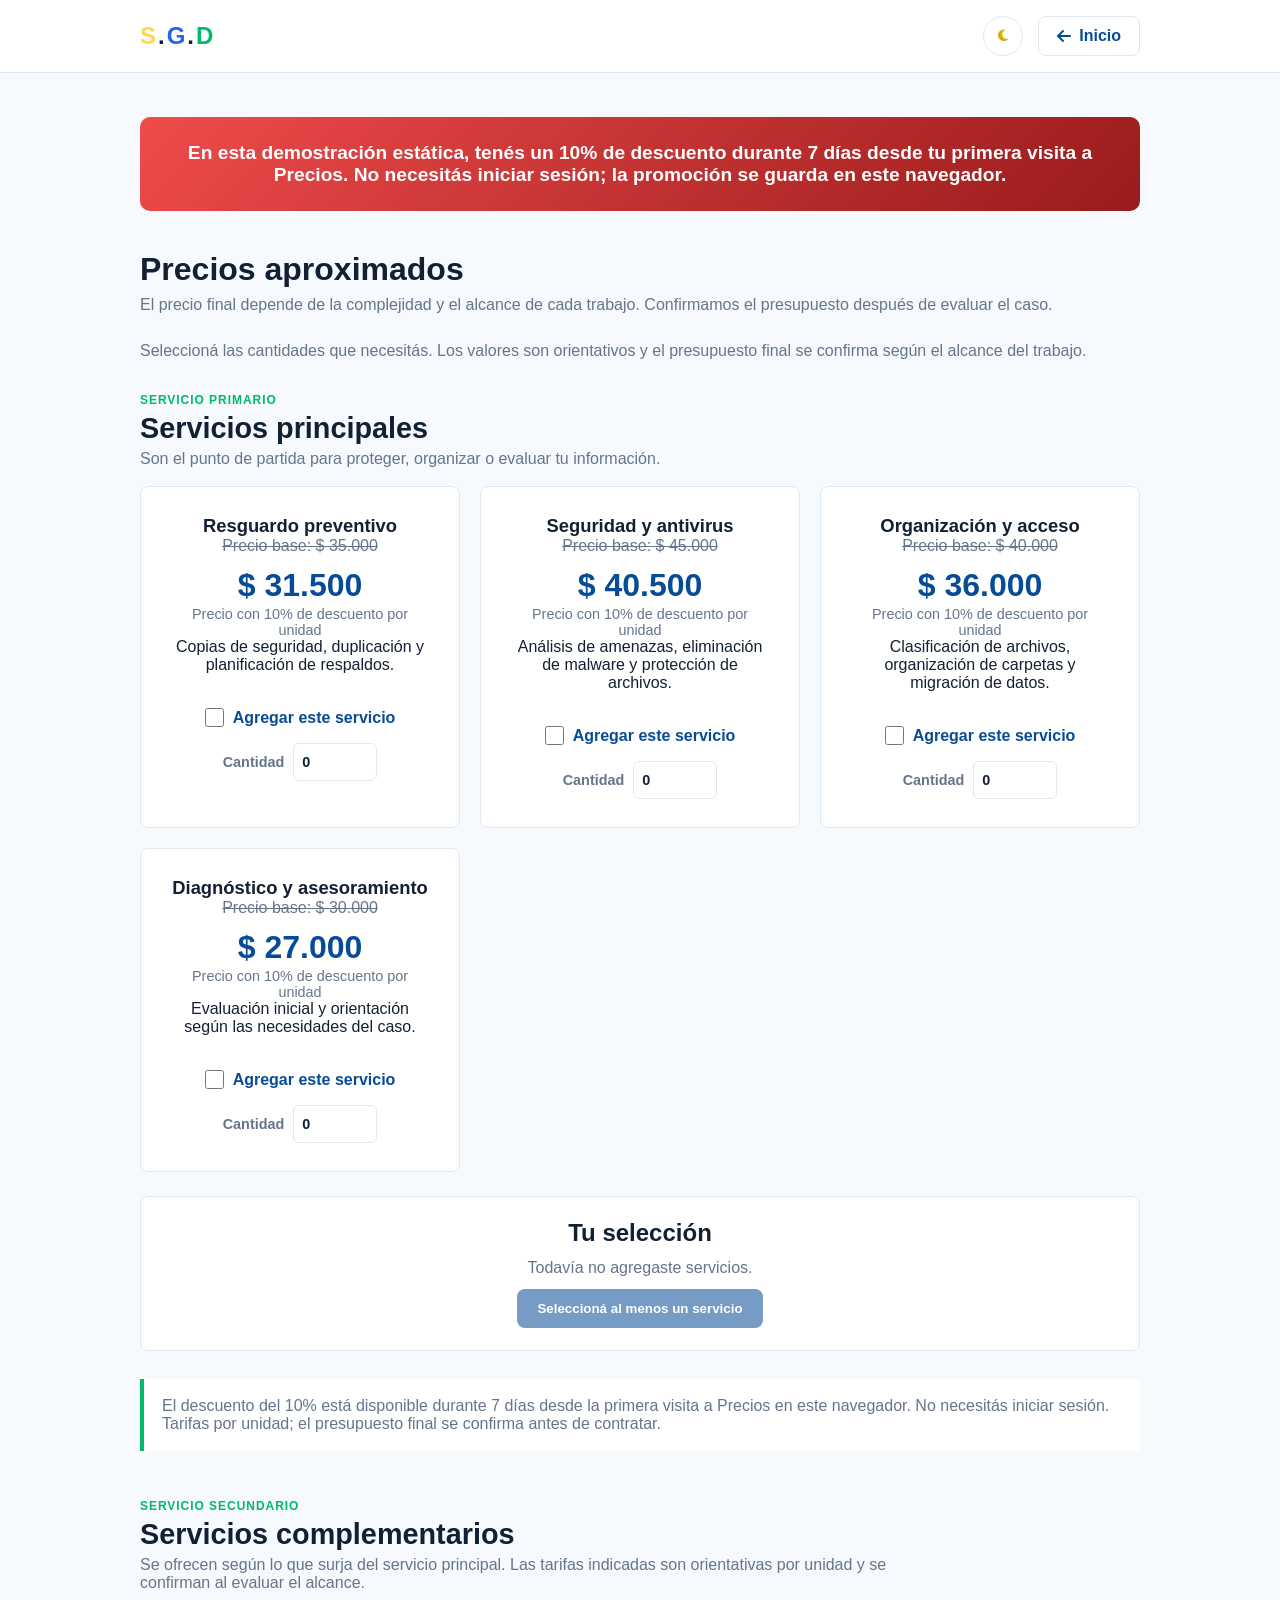
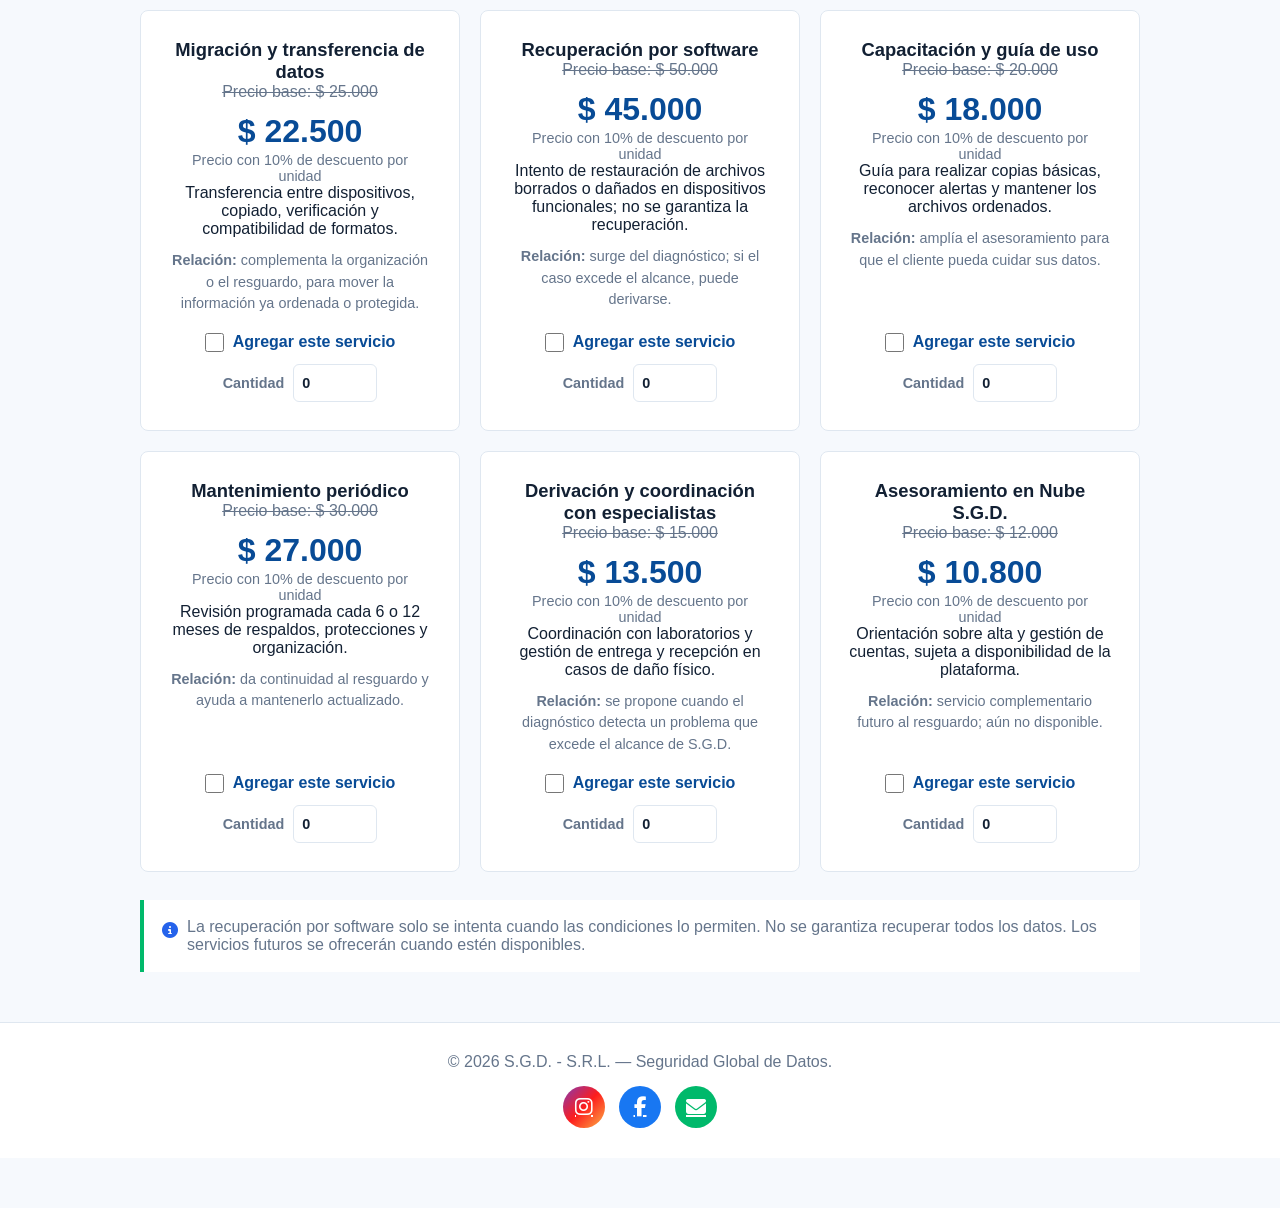
<file: precios.html>
<!DOCTYPE html>
<html class="page-precios" lang="es">
<head>
    <link rel="stylesheet" href="styles.css?v=20261024-3">
    <meta charset="UTF-8">
    <meta name="viewport" content="width=device-width, initial-scale=1.0">
    <title>Precios y Ofertas | S.G.D.</title>
    <link rel="icon" type="image/x-icon" href="favicon.ico?v=20261030">
    <link rel="stylesheet" href="https://cdnjs.cloudflare.com/ajax/libs/font-awesome/6.5.2/css/all.min.css">
    
    
</head>

<body>
    <script>
        try {
            const movimientoDesactivado = localStorage.getItem("sgd-animaciones") === "desactivadas";
            document.documentElement.classList.toggle("animaciones-deshabilitadas", movimientoDesactivado);
            if (!movimientoDesactivado) document.documentElement.classList.add("animaciones-listas");
        } catch { document.documentElement.classList.add("animaciones-listas"); }
        try {
            const temaGuardado = localStorage.getItem("tema-sgd");
            if (temaGuardado) {
                document.body.classList.toggle("tema-oscuro", temaGuardado === "oscuro");
                document.body.setAttribute("data-theme", temaGuardado === "oscuro" ? "dark" : "light");
            }
        } catch {}
    </script>
    <div id="transicion-tema"></div>

    <header class="encabezado-principal">
        <nav class="nav contenedor" aria-label="Navegación principal">
            <a href="index.html" class="marca" aria-label="S.G.D.">
                <span class="s">S</span>.<span class="g">G</span>.<span class="d">D</span>
            </a>
            <div class="acciones-nav">
                <button id="boton-tema" class="tema-btn" type="button" aria-label="Cambiar a tema oscuro" title="Cambiar tema">
                    <i id="icono-tema" class="fa-solid fa-moon" aria-hidden="true"></i>
                </button>
                <a href="index.html" class="boton-volver">
                    <i class="fa-solid fa-arrow-left" aria-hidden="true"></i> Inicio
                </a>
            </div>
        </nav>
    </header>

    <main class="contenedor contenido">
        <div class="banner-oferta revelar" id="estado-promocion" hidden aria-live="polite">
            En esta demostración estática, tenés un 10% de descuento durante 7 días desde tu primera visita a Precios. No necesitás iniciar sesión; la promoción se guarda en este navegador.
        </div>

        <h1 class="revelar">Precios aproximados</h1>
        <p class="introduccion revelar">El precio final depende de la complejidad y el alcance de cada trabajo. Confirmamos el presupuesto después de evaluar el caso.</p>
        <p class="introduccion revelar">Seleccioná las cantidades que necesitás. Los valores son orientativos y el presupuesto final se confirma según el alcance del trabajo.</p>

        <section class="catalogo-primarios" aria-labelledby="titulo-servicios-primarios">
        <div class="servicios-categoria revelar">
            <span class="subtitulo">SERVICIO PRIMARIO</span>
            <h2 id="titulo-servicios-primarios">Servicios principales</h2>
            <p>Son el punto de partida para proteger, organizar o evaluar tu información.</p>
        </div>
        <div class="precio-grid">
            <div class="tarjeta revelar">
                <h2>Resguardo preventivo</h2>
                <p class="precio-tachado" data-precio-base>Precio base: $35.000</p>
                <div class="precio" data-precio-actual>$35.000</div>
                <p class="detalle-precio" data-detalle-precio>Precio base orientativo</p>
                <p>Copias de seguridad, duplicación y planificación de respaldos.</p>
                <br>
                <label class="seleccion-servicio">
                    <input type="checkbox" class="servicio-seleccionado" data-id="resguardo" data-nombre="Resguardo preventivo" data-precio-original="35000" data-precio-promocional="31500">
                    <span>Agregar este servicio</span>
                </label>
                <label class="cantidad-servicio">Cantidad <input type="number" class="cantidad-servicio-input" data-cantidad-para="resguardo" min="0" step="1" value="0" inputmode="numeric" aria-label="Cantidad de Resguardo preventivo"></label>
            </div>

            <div class="tarjeta revelar">
                <h2>Seguridad y antivirus</h2>
                <p class="precio-tachado" data-precio-base>Precio base: $45.000</p>
                <div class="precio" data-precio-actual>$45.000</div>
                <p class="detalle-precio" data-detalle-precio>Precio base orientativo</p>
                <p>Análisis de amenazas, eliminación de malware y protección de archivos.</p>
                <br>
                <label class="seleccion-servicio">
                    <input type="checkbox" class="servicio-seleccionado" data-id="seguridad" data-nombre="Seguridad y antivirus" data-precio-original="45000" data-precio-promocional="40500">
                    <span>Agregar este servicio</span>
                </label>
                <label class="cantidad-servicio">Cantidad <input type="number" class="cantidad-servicio-input" data-cantidad-para="seguridad" min="0" step="1" value="0" inputmode="numeric" aria-label="Cantidad de Seguridad y antivirus"></label>
            </div>

            <div class="tarjeta revelar">
                <h2>Organización y acceso</h2>
                <p class="precio-tachado" data-precio-base>Precio base: $40.000</p>
                <div class="precio" data-precio-actual>$40.000</div>
                <p class="detalle-precio" data-detalle-precio>Precio base orientativo</p>
                <p>Clasificación de archivos, organización de carpetas y migración de datos.</p>
                <br>
                <label class="seleccion-servicio">
                    <input type="checkbox" class="servicio-seleccionado" data-id="organizacion" data-nombre="Organización y acceso" data-precio-original="40000" data-precio-promocional="36000">
                    <span>Agregar este servicio</span>
                </label>
                <label class="cantidad-servicio">Cantidad <input type="number" class="cantidad-servicio-input" data-cantidad-para="organizacion" min="0" step="1" value="0" inputmode="numeric" aria-label="Cantidad de Organización y acceso"></label>
            </div>

            <div class="tarjeta revelar">
                <h2>Diagnóstico y asesoramiento</h2>
                <p class="precio-tachado" data-precio-base>Precio base: $30.000</p>
                <div class="precio" data-precio-actual>$30.000</div>
                <p class="detalle-precio" data-detalle-precio>Precio base orientativo</p>
                <p>Evaluación inicial y orientación según las necesidades del caso.</p>
                <br>
                <label class="seleccion-servicio">
                    <input type="checkbox" class="servicio-seleccionado" data-id="diagnostico" data-nombre="Diagnóstico y asesoramiento" data-precio-original="30000" data-precio-promocional="27000">
                    <span>Agregar este servicio</span>
                </label>
                <label class="cantidad-servicio">Cantidad <input type="number" class="cantidad-servicio-input" data-cantidad-para="diagnostico" min="0" step="1" value="0" inputmode="numeric" aria-label="Cantidad de Diagnóstico y asesoramiento"></label>
            </div>
        </div>
        <section class="seleccion-resumen revelar" aria-labelledby="titulo-seleccion">
            <h2 id="titulo-seleccion">Tu selección</h2>
            <p id="resumen-seleccion" aria-live="polite">Todavía no agregaste servicios.</p>
            <button type="button" class="boton boton-principal" id="continuar-servicios" disabled>Seleccioná al menos un servicio</button>
        </section>
        </section>
        <p class="nota revelar" id="nota-promocion-precios">Los precios publicados son bases orientativas por unidad. El presupuesto final se confirma antes de contratar.</p>

        <section class="catalogo-secundarios" aria-labelledby="titulo-servicios-secundarios">
            <div class="servicios-categoria revelar">
                <span class="subtitulo">SERVICIO SECUNDARIO</span>
                <h2 id="titulo-servicios-secundarios">Servicios complementarios</h2>
                <p>Se ofrecen según lo que surja del servicio principal. Las tarifas indicadas son orientativas por unidad y se confirman al evaluar el alcance.</p>
            </div>
            <div class="precio-grid" id="servicios-secundarios">
                <article class="tarjeta revelar">
                    <h2>Migración y transferencia de datos</h2>
                    <p class="precio-tachado" data-precio-base>Precio base orientativo: $25.000</p><div class="precio" data-precio-actual>$25.000</div><p class="detalle-precio" data-detalle-precio>Precio base por unidad</p>
                    <p>Transferencia entre dispositivos, copiado, verificación y compatibilidad de formatos.</p>
                    <p class="relacion-servicio"><strong>Relación:</strong> complementa la organización o el resguardo, para mover la información ya ordenada o protegida.</p>
                    <label class="seleccion-servicio"><input type="checkbox" class="servicio-seleccionado" data-id="migracion" data-nombre="Migración y transferencia de datos" data-precio-original="25000"><span>Agregar este servicio</span></label>
                    <label class="cantidad-servicio">Cantidad <input type="number" class="cantidad-servicio-input" data-cantidad-para="migracion" min="0" step="1" value="0" inputmode="numeric" aria-label="Cantidad de Migración y transferencia de datos"></label>
                </article>
                <article class="tarjeta revelar">
                    <h2>Recuperación por software</h2>
                    <p class="precio-tachado" data-precio-base>Precio base orientativo: $50.000</p><div class="precio" data-precio-actual>$50.000</div><p class="detalle-precio" data-detalle-precio>Precio base por unidad</p>
                    <p>Intento de restauración de archivos borrados o dañados en dispositivos funcionales; no se garantiza la recuperación.</p>
                    <p class="relacion-servicio"><strong>Relación:</strong> surge del diagnóstico; si el caso excede el alcance, puede derivarse.</p>
                    <label class="seleccion-servicio"><input type="checkbox" class="servicio-seleccionado" data-id="recuperacion" data-nombre="Recuperación por software" data-precio-original="50000"><span>Agregar este servicio</span></label>
                    <label class="cantidad-servicio">Cantidad <input type="number" class="cantidad-servicio-input" data-cantidad-para="recuperacion" min="0" step="1" value="0" inputmode="numeric" aria-label="Cantidad de Recuperación por software"></label>
                </article>
                <article class="tarjeta revelar">
                    <h2>Capacitación y guía de uso</h2>
                    <p class="precio-tachado" data-precio-base>Precio base orientativo: $20.000</p><div class="precio" data-precio-actual>$20.000</div><p class="detalle-precio" data-detalle-precio>Precio base por unidad</p>
                    <p>Guía para realizar copias básicas, reconocer alertas y mantener los archivos ordenados.</p>
                    <p class="relacion-servicio"><strong>Relación:</strong> amplía el asesoramiento para que el cliente pueda cuidar sus datos.</p>
                    <label class="seleccion-servicio"><input type="checkbox" class="servicio-seleccionado" data-id="capacitacion" data-nombre="Capacitación y guía de uso" data-precio-original="20000"><span>Agregar este servicio</span></label>
                    <label class="cantidad-servicio">Cantidad <input type="number" class="cantidad-servicio-input" data-cantidad-para="capacitacion" min="0" step="1" value="0" inputmode="numeric" aria-label="Cantidad de Capacitación y guía de uso"></label>
                </article>
                <article class="tarjeta revelar">
                    <h2>Mantenimiento periódico</h2>
                    <p class="precio-tachado" data-precio-base>Precio base orientativo: $30.000</p><div class="precio" data-precio-actual>$30.000</div><p class="detalle-precio" data-detalle-precio>Precio base por unidad</p>
                    <p>Revisión programada cada 6 o 12 meses de respaldos, protecciones y organización.</p>
                    <p class="relacion-servicio"><strong>Relación:</strong> da continuidad al resguardo y ayuda a mantenerlo actualizado.</p>
                    <label class="seleccion-servicio"><input type="checkbox" class="servicio-seleccionado" data-id="mantenimiento" data-nombre="Mantenimiento periódico" data-precio-original="30000"><span>Agregar este servicio</span></label>
                    <label class="cantidad-servicio">Cantidad <input type="number" class="cantidad-servicio-input" data-cantidad-para="mantenimiento" min="0" step="1" value="0" inputmode="numeric" aria-label="Cantidad de Mantenimiento periódico"></label>
                </article>
                <article class="tarjeta revelar">
                    <h2>Derivación y coordinación con especialistas</h2>
                    <p class="precio-tachado" data-precio-base>Precio base orientativo: $15.000</p><div class="precio" data-precio-actual>$15.000</div><p class="detalle-precio" data-detalle-precio>Precio base por unidad</p>
                    <p>Coordinación con laboratorios y gestión de entrega y recepción en casos de daño físico.</p>
                    <p class="relacion-servicio"><strong>Relación:</strong> se propone cuando el diagnóstico detecta un problema que excede el alcance de S.G.D.</p>
                    <label class="seleccion-servicio"><input type="checkbox" class="servicio-seleccionado" data-id="derivacion" data-nombre="Derivación y coordinación con especialistas" data-precio-original="15000"><span>Agregar este servicio</span></label>
                    <label class="cantidad-servicio">Cantidad <input type="number" class="cantidad-servicio-input" data-cantidad-para="derivacion" min="0" step="1" value="0" inputmode="numeric" aria-label="Cantidad de Derivación y coordinación con especialistas"></label>
                </article>
                <article class="tarjeta revelar">
                    <h2>Asesoramiento en Nube S.G.D.</h2>
                    <p class="precio-tachado" data-precio-base>Precio base orientativo: $12.000</p><div class="precio" data-precio-actual>$12.000</div><p class="detalle-precio" data-detalle-precio>Precio base por unidad</p>
                    <p>Orientación sobre alta y gestión de cuentas, sujeta a disponibilidad de la plataforma.</p>
                    <p class="relacion-servicio"><strong>Relación:</strong> servicio complementario futuro al resguardo; aún no disponible.</p>
                    <label class="seleccion-servicio"><input type="checkbox" class="servicio-seleccionado" data-id="nube" data-nombre="Asesoramiento en Nube S.G.D." data-precio-original="12000"><span>Agregar este servicio</span></label>
                    <label class="cantidad-servicio">Cantidad <input type="number" class="cantidad-servicio-input" data-cantidad-para="nube" min="0" step="1" value="0" inputmode="numeric" aria-label="Cantidad de Asesoramiento en Nube S.G.D."></label>
                </article>
            </div>
            <p class="nota nota-secundarios revelar"><i class="fa-solid fa-circle-info" aria-hidden="true"></i> La recuperación por software solo se intenta cuando las condiciones lo permiten. No se garantiza recuperar todos los datos. Los servicios futuros se ofrecerán cuando estén disponibles.</p>
        </section>
    </main>
<footer class="revelar">
    <div class="contenedor">
        <p>© 2026 S.G.D. - S.R.L. — Seguridad Global de Datos.</p>
        <div class="redes-oficiales">
            <a href="https://www.instagram.com/sgd.seguridad/" class="red-instagram"><i class="fa-brands fa-instagram"></i></a>
            <a href="https://www.facebook.com/" class="red-facebook"><i class="fa-brands fa-facebook-f"></i></a>
            <a href="mailto:contactossgd@gmail.com" class="red-correo"><i class="fa-solid fa-envelope"></i></a>
        </div>
    </div>
</footer>
    

    <script src="static-auth.js?v=20261030-static2"></script>
    <script src="script.js?v=20261030-public-demo"></script>
</body>
</html>
</file>
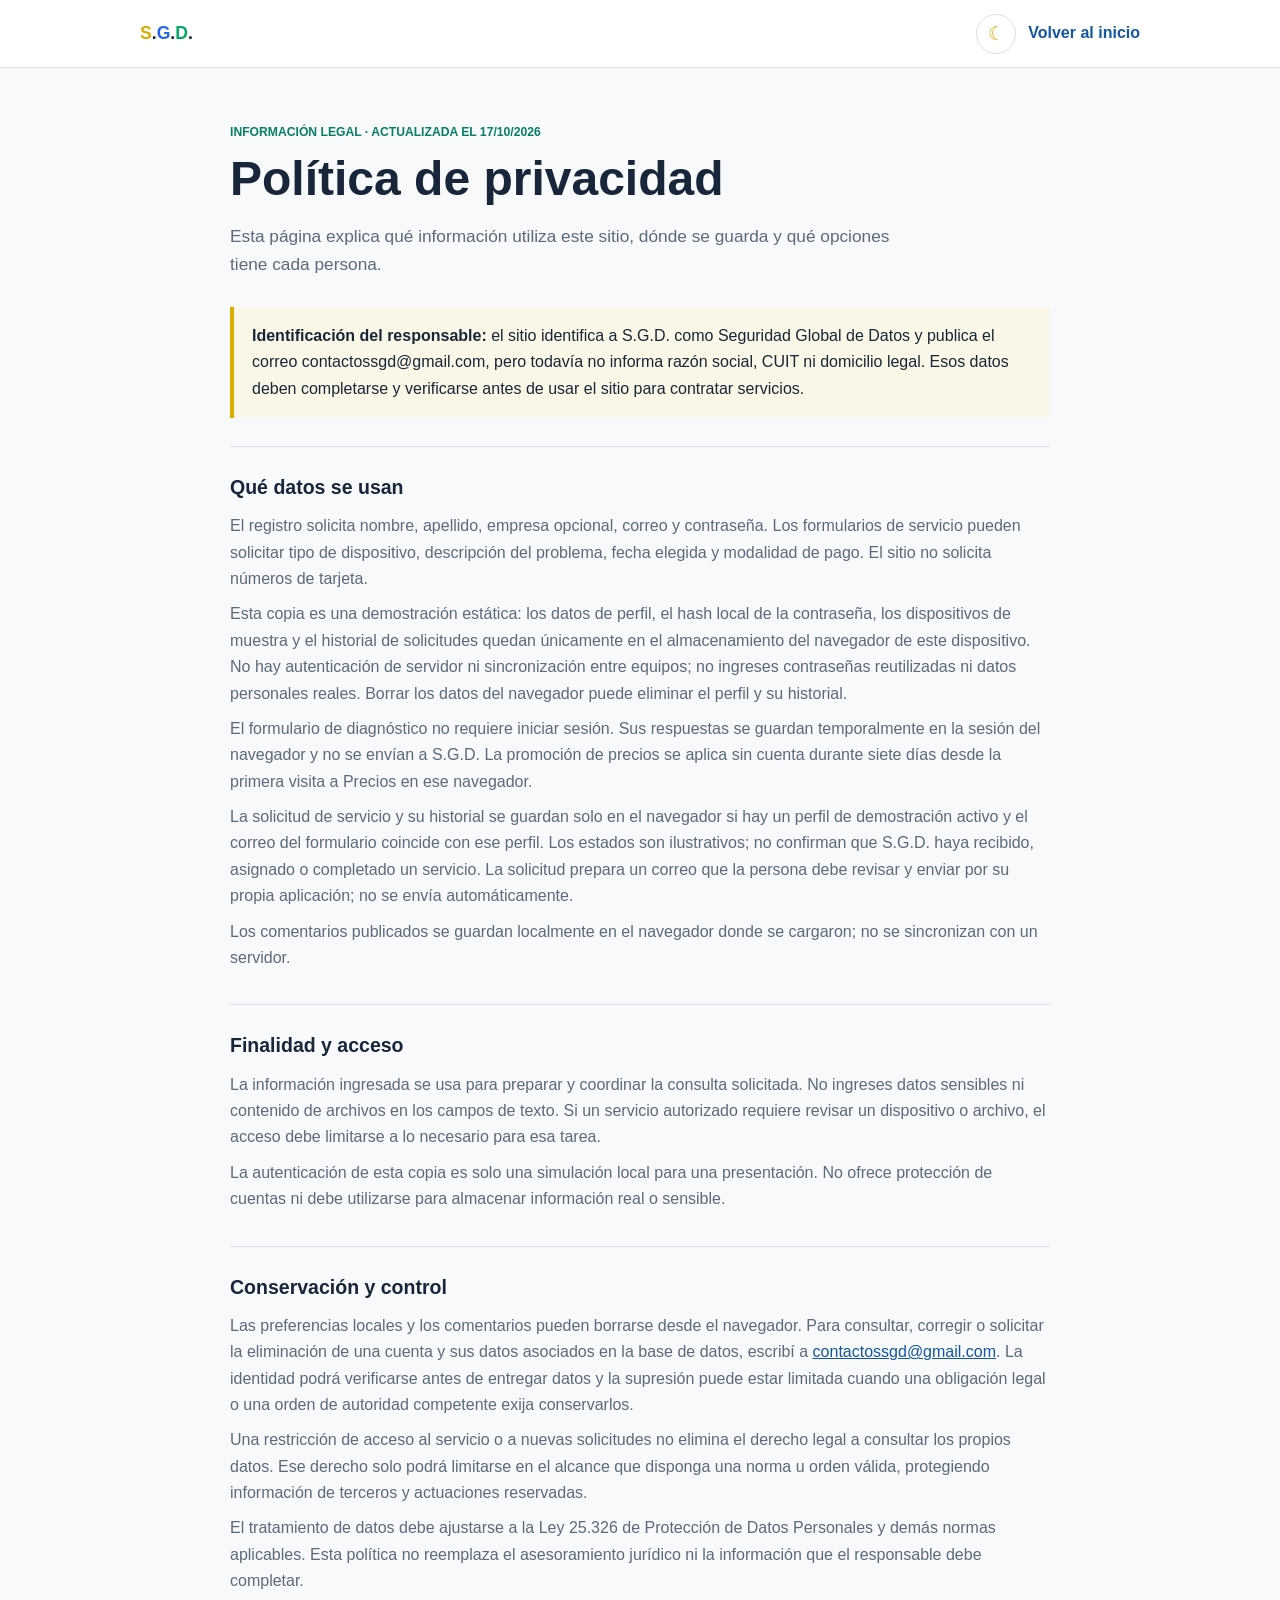
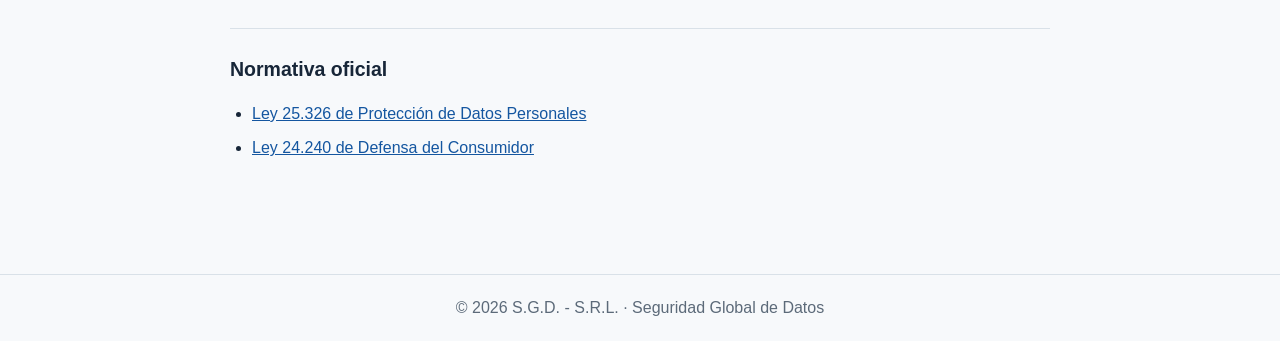
<file: privacidad.html>
<!DOCTYPE html>
<html class="page-legal" lang="es">
<head>
    <meta charset="UTF-8">
    <meta name="viewport" content="width=device-width, initial-scale=1.0">
    <meta name="description" content="Política de privacidad y tratamiento de datos de S.G.D.">
    <title>Política de privacidad | S.G.D.</title>
    <link rel="icon" type="image/x-icon" href="favicon.ico?v=20261030">
    <link rel="stylesheet" href="styles.css">
</head>
<body>
    <script>
        try {
            const movimientoDesactivado = localStorage.getItem("sgd-animaciones") === "desactivadas";
            document.documentElement.classList.toggle("animaciones-deshabilitadas", movimientoDesactivado);
            if (!movimientoDesactivado) document.documentElement.classList.add("animaciones-listas");
        } catch { document.documentElement.classList.add("animaciones-listas"); }
        try {
            if (localStorage.getItem("tema-sgd") === "oscuro") document.body.classList.add("tema-oscuro");
        } catch {}
    </script>
    <header class="legal-header">
        <a class="legal-marca revelar" href="index.html" aria-label="S.G.D., inicio"><span class="marca-s">S</span>.<span class="marca-g">G</span>.<span class="marca-d">D</span>.</a>
        <div class="legal-acciones revelar">
            <button class="legal-tema" id="boton-tema" type="button" aria-label="Cambiar a tema oscuro" aria-pressed="false" title="Cambiar tema"><span id="icono-tema" aria-hidden="true">☾</span></button>
            <a class="legal-volver" href="index.html">Volver al inicio</a>
        </div>
    </header>
    <main class="legal-contenido">
        <p class="legal-eyebrow revelar">Información legal · Actualizada el 17/10/2026</p>
        <h1 class="revelar">Política de privacidad</h1>
        <p class="legal-bajada revelar">Esta página explica qué información utiliza este sitio, dónde se guarda y qué opciones tiene cada persona.</p>

        <div class="legal-aviso revelar">
            <strong>Identificación del responsable:</strong> el sitio identifica a S.G.D. como Seguridad Global de Datos y publica el correo contactossgd@gmail.com, pero todavía no informa razón social, CUIT ni domicilio legal. Esos datos deben completarse y verificarse antes de usar el sitio para contratar servicios.
        </div>

        <section class="legal-seccion revelar">
            <h2>Qué datos se usan</h2>
            <p>El registro solicita nombre, apellido, empresa opcional, correo y contraseña. Los formularios de servicio pueden solicitar tipo de dispositivo, descripción del problema, fecha elegida y modalidad de pago. El sitio no solicita números de tarjeta.</p>
            <p>Esta copia es una demostración estática: los datos de perfil, el hash local de la contraseña, los dispositivos de muestra y el historial de solicitudes quedan únicamente en el almacenamiento del navegador de este dispositivo. No hay autenticación de servidor ni sincronización entre equipos; no ingreses contraseñas reutilizadas ni datos personales reales. Borrar los datos del navegador puede eliminar el perfil y su historial.</p>
            <p>El formulario de diagnóstico no requiere iniciar sesión. Sus respuestas se guardan temporalmente en la sesión del navegador y no se envían a S.G.D. La promoción de precios se aplica sin cuenta durante siete días desde la primera visita a Precios en ese navegador.</p>
            <p>La solicitud de servicio y su historial se guardan solo en el navegador si hay un perfil de demostración activo y el correo del formulario coincide con ese perfil. Los estados son ilustrativos; no confirman que S.G.D. haya recibido, asignado o completado un servicio. La solicitud prepara un correo que la persona debe revisar y enviar por su propia aplicación; no se envía automáticamente.</p>
            <p>Los comentarios publicados se guardan localmente en el navegador donde se cargaron; no se sincronizan con un servidor.</p>
        </section>

        <section class="legal-seccion revelar">
            <h2>Finalidad y acceso</h2>
            <p>La información ingresada se usa para preparar y coordinar la consulta solicitada. No ingreses datos sensibles ni contenido de archivos en los campos de texto. Si un servicio autorizado requiere revisar un dispositivo o archivo, el acceso debe limitarse a lo necesario para esa tarea.</p>
            <p>La autenticación de esta copia es solo una simulación local para una presentación. No ofrece protección de cuentas ni debe utilizarse para almacenar información real o sensible.</p>
        </section>

        <section class="legal-seccion revelar">
            <h2>Conservación y control</h2>
            <p>Las preferencias locales y los comentarios pueden borrarse desde el navegador. Para consultar, corregir o solicitar la eliminación de una cuenta y sus datos asociados en la base de datos, escribí a <a href="mailto:contactossgd@gmail.com">contactossgd@gmail.com</a>. La identidad podrá verificarse antes de entregar datos y la supresión puede estar limitada cuando una obligación legal o una orden de autoridad competente exija conservarlos.</p>
            <p>Una restricción de acceso al servicio o a nuevas solicitudes no elimina el derecho legal a consultar los propios datos. Ese derecho solo podrá limitarse en el alcance que disponga una norma u orden válida, protegiendo información de terceros y actuaciones reservadas.</p>
            <p>El tratamiento de datos debe ajustarse a la Ley 25.326 de Protección de Datos Personales y demás normas aplicables. Esta política no reemplaza el asesoramiento jurídico ni la información que el responsable debe completar.</p>
        </section>

        <section class="legal-seccion revelar">
            <h2>Normativa oficial</h2>
            <ul>
                <li><a href="https://www.argentina.gob.ar/normativa/nacional/ley-25326-64790/actualizacion" target="_blank" rel="noopener noreferrer">Ley 25.326 de Protección de Datos Personales</a></li>
                <li><a href="https://www.argentina.gob.ar/normativa/nacional/ley-24240-638/actualizacion" target="_blank" rel="noopener noreferrer">Ley 24.240 de Defensa del Consumidor</a></li>
            </ul>
        </section>
    </main>
    <footer class="legal-footer revelar">© 2026 S.G.D. - S.R.L. · Seguridad Global de Datos</footer>
    <script src="script.js"></script>
</body>
</html>
</file>
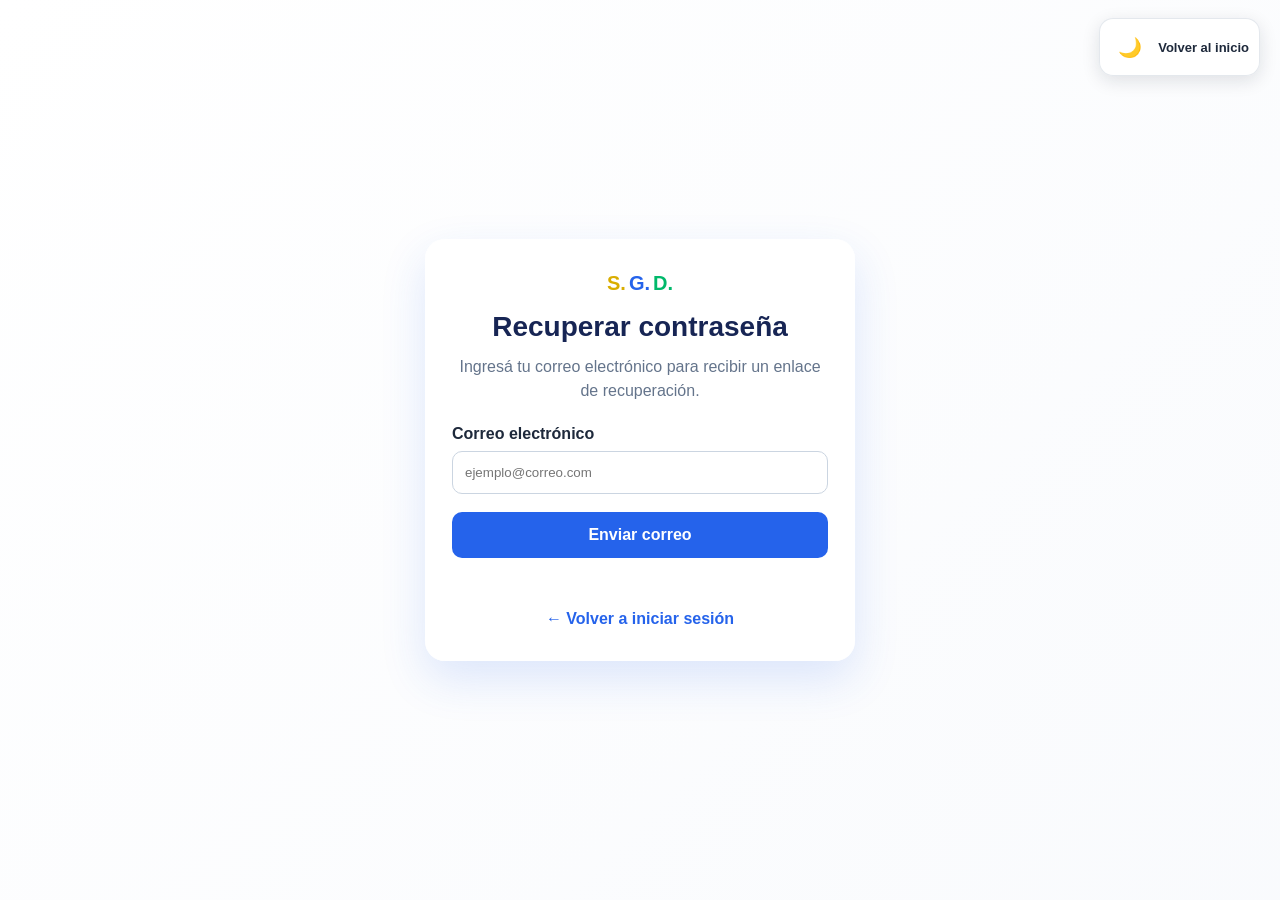
<file: recuperar-password.html>
<!DOCTYPE html>
<html class="page-recuperar-password" lang="es">
<head>
    <link rel="stylesheet" href="styles.css">
    <meta charset="UTF-8">
    <meta name="viewport" content="width=device-width, initial-scale=1.0">
    <title>Recuperar contraseña | S.G.D.</title>
    <link rel="icon" type="image/x-icon" href="favicon.ico?v=20261030">
    
</head>
<body data-theme="light">
    <script>
        try {
            const movimientoDesactivado = localStorage.getItem("sgd-animaciones") === "desactivadas";
            document.documentElement.classList.toggle("animaciones-deshabilitadas", movimientoDesactivado);
            if (!movimientoDesactivado) document.documentElement.classList.add("animaciones-listas");
        } catch { document.documentElement.classList.add("animaciones-listas"); }
        try {
            const temaGuardado = localStorage.getItem("tema-sgd");
            if (temaGuardado) {
                document.body.classList.toggle("tema-oscuro", temaGuardado === "oscuro");
                document.body.setAttribute("data-theme", temaGuardado === "oscuro" ? "dark" : "light");
            }
        } catch {}
    </script>
    <a class="logo-empresa revelar" href="index.html" aria-label="Seguridad Global de Datos, inicio">
        <img src="73667-transparente.svg" alt="Seguridad Global de Datos">
    </a>

    <nav class="controles-tema" aria-label="Selector de tema">
        <button id="boton-tema" class="tema-btn" type="button" aria-label="Cambiar a tema oscuro" title="Cambiar tema">🌙</button>
        <a class="recuperar-inicio" href="index.html">Volver al inicio</a>
    </nav>

    <div class="contenedor">
        <div class="siglas-marca revelar" role="img" aria-label="S.G.D.">
            <span class="s" aria-hidden="true">S.</span>
            <span class="g" aria-hidden="true">G.</span>
            <span class="d" aria-hidden="true">D.</span>
        </div>
        <h1 class="revelar">Recuperar contraseña</h1>

        <div id="formulario-recuperacion" class="revelar">
            <p>Ingresá tu correo electrónico para recibir un enlace de recuperación.</p>

            <form id="form-recuperar">
                <label for="correo">Correo electrónico</label>
                <input type="email" id="correo" placeholder="ejemplo@correo.com" autocomplete="email" required>

                <button type="submit">Enviar correo</button>
                <p id="estado-recuperacion" class="estado-recuperacion" role="status" aria-live="polite"></p>
            </form>
        </div>

        <div id="panel-confirmacion" class="panel-confirmacion revelar">
            <h2>Revisá tu correo</h2>
            <p>Si existe una cuenta asociada a ese correo, recibirás un enlace para crear una contraseña nueva. El enlace vence en 30 minutos.</p>
        </div>

        <div class="volver revelar">
            <a href="cuenta.html">← Volver a iniciar sesión</a>
        </div>
    </div>

    

    <script src="static-auth.js?v=20261030-static1"></script>
    <script src="script.js"></script>
</body>
</html>
</file>
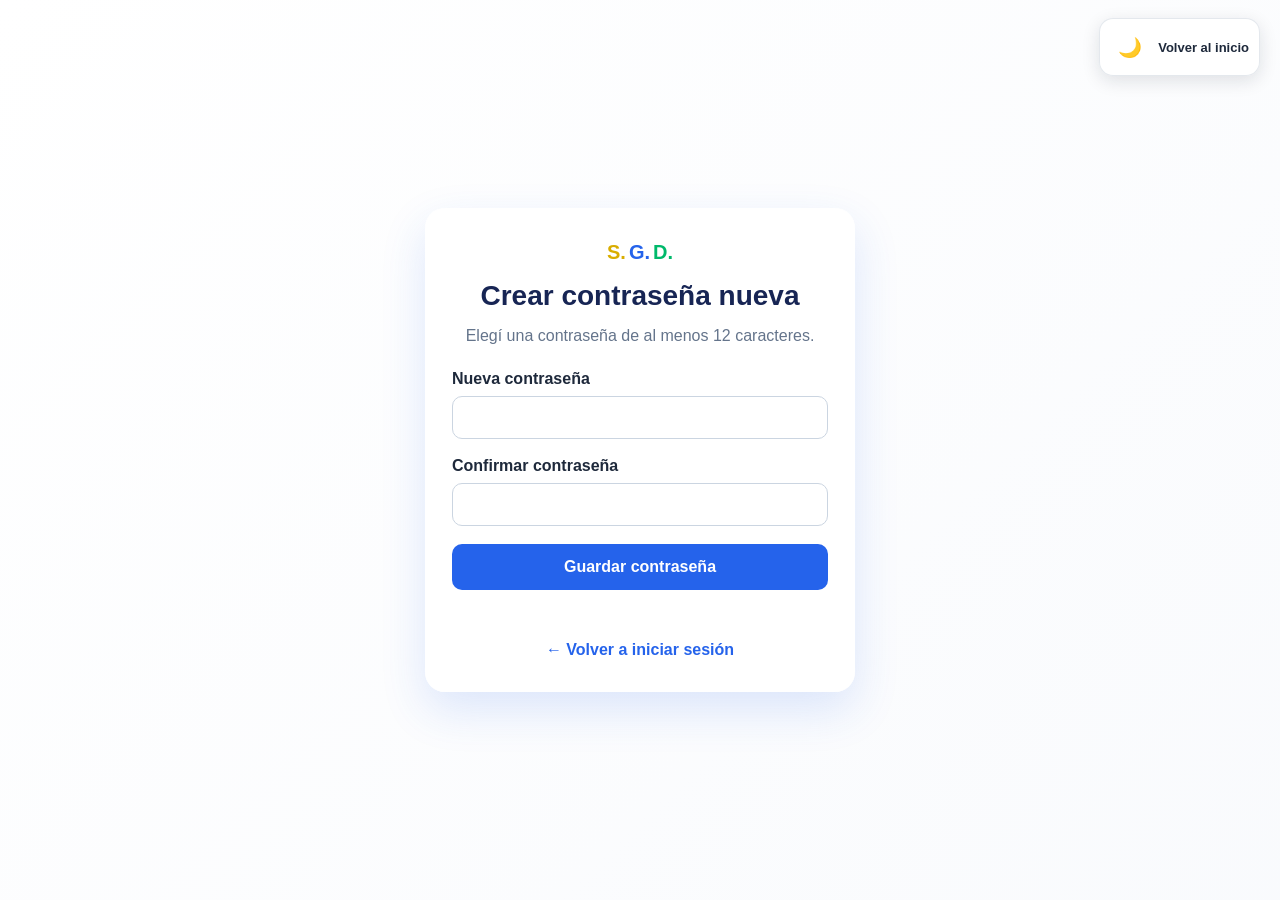
<file: restablecer-password.html>
<!DOCTYPE html>
<html class="page-recuperar-password page-restablecer-password" lang="es">
<head>
    <meta charset="UTF-8">
    <meta name="viewport" content="width=device-width, initial-scale=1.0">
    <meta name="referrer" content="no-referrer">
    <title>Crear contraseña nueva | S.G.D.</title>
    <link rel="stylesheet" href="styles.css">
    <link rel="icon" type="image/x-icon" href="favicon.ico?v=20261030">
</head>
<body data-theme="light">
    <script>
        try {
            const temaGuardado = localStorage.getItem("tema-sgd");
            if (temaGuardado) {
                document.body.classList.toggle("tema-oscuro", temaGuardado === "oscuro");
                document.body.setAttribute("data-theme", temaGuardado === "oscuro" ? "dark" : "light");
            }
        } catch {}
    </script>
    <a class="logo-empresa revelar" href="index.html" aria-label="Seguridad Global de Datos, inicio">
        <img src="73667-transparente.svg" alt="Seguridad Global de Datos">
    </a>

    <nav class="controles-tema" aria-label="Selector de tema">
        <button id="boton-tema" class="tema-btn" type="button" aria-label="Cambiar a tema oscuro" title="Cambiar tema">🌙</button>
        <a class="recuperar-inicio" href="index.html">Volver al inicio</a>
    </nav>

    <main class="contenedor">
        <div class="siglas-marca revelar" role="img" aria-label="S.G.D.">
            <span class="s" aria-hidden="true">S.</span>
            <span class="g" aria-hidden="true">G.</span>
            <span class="d" aria-hidden="true">D.</span>
        </div>
        <h1 class="revelar">Crear contraseña nueva</h1>

        <form id="form-restablecer" class="revelar">
            <p>Elegí una contraseña de al menos 12 caracteres.</p>
            <label for="nueva-contrasena">Nueva contraseña</label>
            <input type="password" id="nueva-contrasena" autocomplete="new-password" minlength="12" maxlength="1024" required>

            <label for="confirmar-contrasena">Confirmar contraseña</label>
            <input type="password" id="confirmar-contrasena" autocomplete="new-password" minlength="12" maxlength="1024" required>

            <button type="submit">Guardar contraseña</button>
            <p id="estado-restablecer" class="estado-recuperacion" role="status" aria-live="polite"></p>
        </form>

        <div id="confirmacion-restablecer" class="panel-confirmacion revelar" style="display: none;">
            <h2>Contraseña actualizada</h2>
            <p>Ya podés iniciar sesión con tu contraseña nueva.</p>
            <a href="cuenta.html">Ir a iniciar sesión</a>
        </div>

        <div class="volver revelar">
            <a href="cuenta.html">← Volver a iniciar sesión</a>
        </div>
    </main>

    <script src="static-auth.js?v=20261030-static1"></script>
    <script src="script.js"></script>
</body>
</html>
</file>
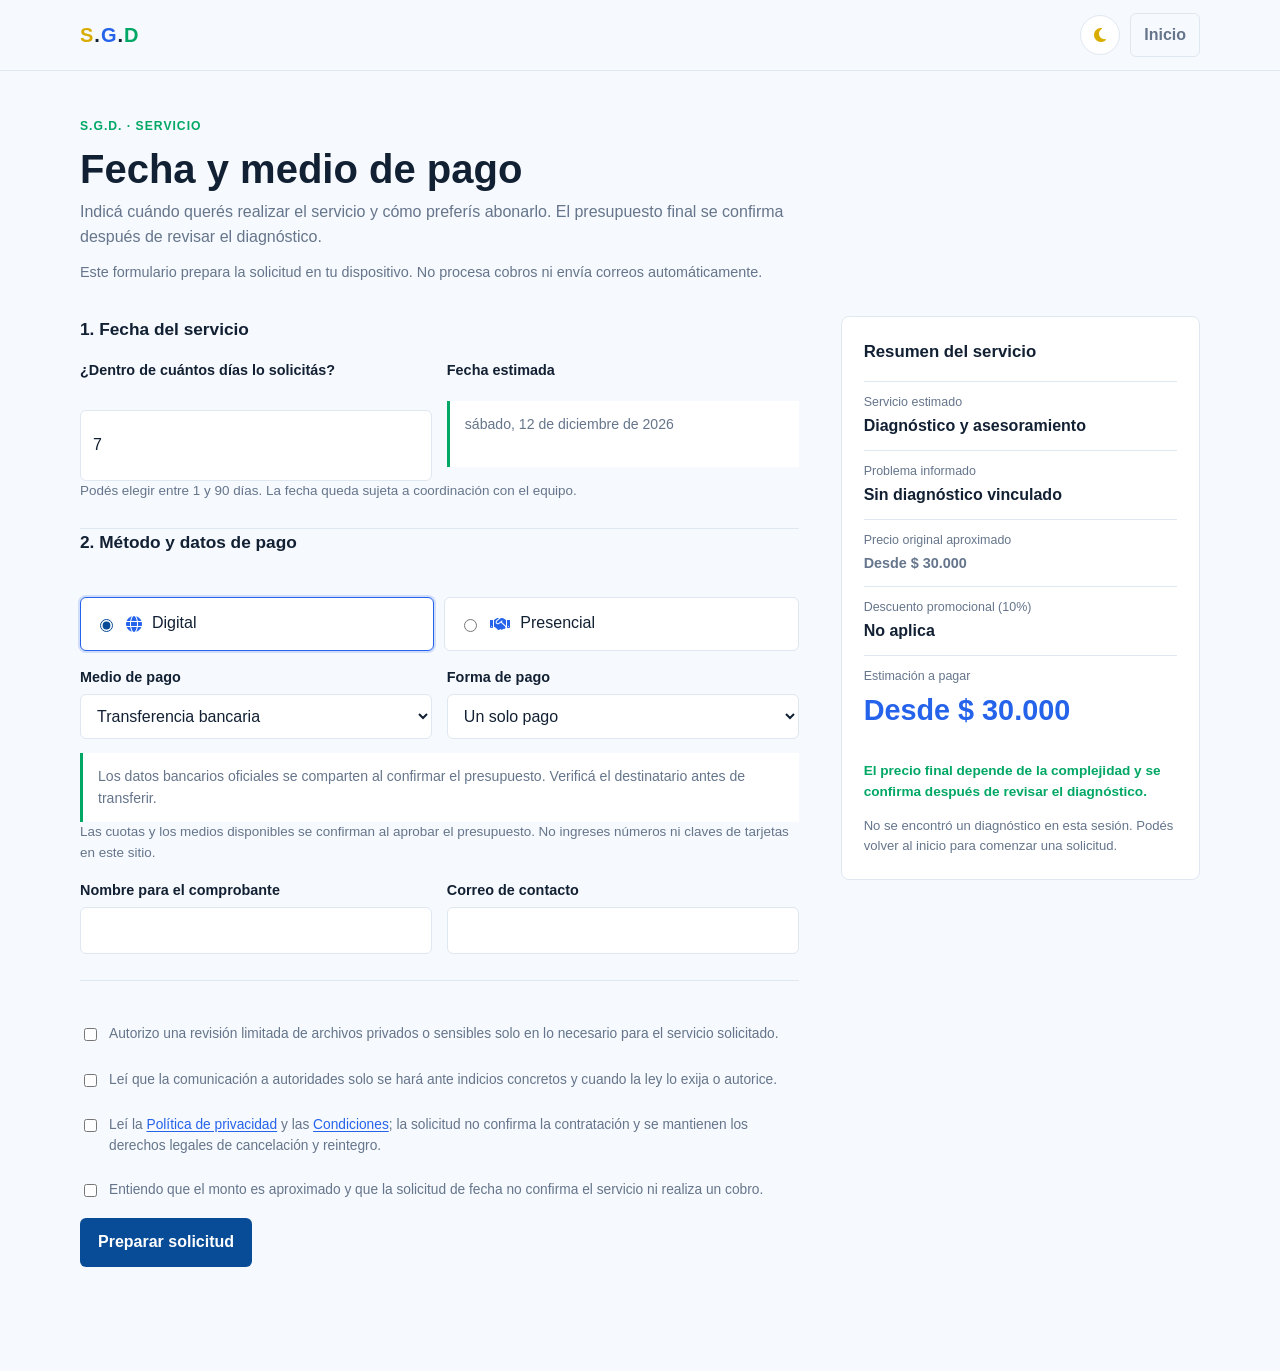
<file: solicitud-servicio.html>
<!DOCTYPE html>
<html class="page-solicitud-servicio" lang="es">
<head>
    <link rel="stylesheet" href="styles.css?v=20261020-2">
    <meta charset="UTF-8">
    <meta name="viewport" content="width=device-width, initial-scale=1.0">
    <meta name="description" content="Coordina la fecha y el medio de pago de tu servicio S.G.D.">
    <title>Fecha y pago | S.G.D.</title>
    <link rel="icon" type="image/x-icon" href="favicon.ico?v=20261030">
    <link rel="stylesheet" href="https://cdnjs.cloudflare.com/ajax/libs/font-awesome/6.5.2/css/all.min.css">
    
</head>
<body>
    <script>
        try {
            const movimientoDesactivado = localStorage.getItem("sgd-animaciones") === "desactivadas";
            document.documentElement.classList.toggle("animaciones-deshabilitadas", movimientoDesactivado);
            if (!movimientoDesactivado) document.documentElement.classList.add("animaciones-listas");
        } catch { document.documentElement.classList.add("animaciones-listas"); }
        try {
            const temaGuardado = localStorage.getItem("tema-sgd");
            if (temaGuardado) {
                document.body.classList.toggle("tema-oscuro", temaGuardado === "oscuro");
                document.body.setAttribute("data-theme", temaGuardado === "oscuro" ? "dark" : "light");
            }
        } catch {}
    </script>
    <header class="barra">
        <nav class="contenedor nav" aria-label="Navegación principal">
            <a class="marca" href="index.html" aria-label="S.G.D., inicio">
                <span class="marca-s">S</span>.<span class="marca-g">G</span>.<span class="marca-d">D</span>
            </a>
            <div class="nav-acciones">
                <button class="tema-btn" id="boton-tema" type="button" aria-label="Cambiar a tema oscuro" title="Cambiar tema">
                    <i id="icono-tema" class="fa-solid fa-moon" aria-hidden="true"></i>
                </button>
                <a class="enlace-inicio" href="index.html">Inicio</a>
            </div>
        </nav>
    </header>

    <main class="contenedor">
        <header class="intro revelar">
            <span class="eyebrow">S.G.D. · Servicio</span>
            <h1>Fecha y medio de pago</h1>
            <p>Indicá cuándo querés realizar el servicio y cómo preferís abonarlo. El presupuesto final se confirma después de revisar el diagnóstico.</p>
            <p class="aviso-estatico">Este formulario prepara la solicitud en tu dispositivo. No procesa cobros ni envía correos automáticamente.</p>
        </header>

        <div class="layout" id="panel-solicitud">
            <form class="formulario revelar" id="formulario-servicio">
                <fieldset>
                    <legend>1. Fecha del servicio</legend>
                    <div class="campos" id="fecha-servicio-unico">
                        <div class="campo">
                            <label for="dias-servicio">¿Dentro de cuántos días lo solicitás?</label>
                            <input id="dias-servicio" name="dias" type="number" min="1" max="90" value="7" required>
                        </div>
                        <div class="campo">
                            <label>Fecha estimada</label>
                            <p class="detalle-pago" id="fecha-estimada" aria-live="polite"></p>
                        </div>
                    </div>
                    <p class="ayuda">Podés elegir entre 1 y 90 días. La fecha queda sujeta a coordinación con el equipo.</p>
                    <div id="fechas-servicios-multiples" hidden>
                        <p class="ayuda">Elegí una fecha para cada servicio. Los importes se calculan por separado y la promoción vigente al solicitar se conserva para las fechas acordadas.</p>
                        <div id="lista-fechas-servicios"></div>
                        <div class="detalle-pago" id="resumen-importes-servicios" aria-live="polite"></div>
                    </div>
                </fieldset>

                <fieldset>
                    <legend>2. Método y datos de pago</legend>
                    <div class="segmentos" role="radiogroup" aria-label="Modalidad de pago">
                        <label class="segmento">
                            <input type="radio" name="modalidad" value="digital" checked>
                            <i class="fa-solid fa-globe" aria-hidden="true"></i>
                            <span>Digital</span>
                        </label>
                        <label class="segmento">
                            <input type="radio" name="modalidad" value="presencial">
                            <i class="fa-solid fa-handshake" aria-hidden="true"></i>
                            <span>Presencial</span>
                        </label>
                    </div>

                    <div class="campos" style="margin-top: 15px;">
                        <div class="campo">
                            <label for="medio-digital">Medio de pago</label>
                            <select id="medio-digital" name="medioDigital">
                                <option value="Transferencia bancaria">Transferencia bancaria</option>
                                <option value="Billetera digital">Billetera digital</option>
                                <option value="Tarjeta de débito o crédito">Tarjeta de débito o crédito</option>
                            </select>
                            <select id="medio-presencial" name="medioPresencial" hidden>
                                <option value="Efectivo en persona">Efectivo en persona</option>
                                <option value="Tarjeta en persona">Tarjeta en persona</option>
                            </select>
                        </div>
                        <div class="campo">
                            <label for="cuotas">Forma de pago</label>
                            <select id="cuotas" name="cuotas">
                                <option value="1">Un solo pago</option>
                                <option value="3">3 cuotas</option>
                                <option value="6">6 cuotas</option>
                                <option value="12">12 cuotas</option>
                            </select>
                        </div>
                    </div>
                    <div class="detalle-pago" id="detalle-pago" aria-live="polite"></div>
                    <p class="ayuda">Las cuotas y los medios disponibles se confirman al aprobar el presupuesto. No ingreses números ni claves de tarjetas en este sitio.</p>

                    <div class="campos" style="margin-top: 15px;">
                        <div class="campo">
                            <label for="titular">Nombre para el comprobante</label>
                            <input id="titular" name="titular" type="text" autocomplete="name" required>
                        </div>
                        <div class="campo">
                            <label for="correo-contacto">Correo de contacto</label>
                            <input id="correo-contacto" name="correo" type="email" autocomplete="email" required>
                        </div>
                    </div>
                </fieldset>

                <div class="consentimientos-legales">
                    <label class="consentimiento">
                        <input type="checkbox" name="consentimientoSensible" value="acepto" required>
                        <span>Autorizo una revisión limitada de archivos privados o sensibles solo en lo necesario para el servicio solicitado.</span>
                    </label>
                    <label class="consentimiento">
                        <input type="checkbox" name="avisoAutoridades" value="leido" required>
                        <span>Leí que la comunicación a autoridades solo se hará ante indicios concretos y cuando la ley lo exija o autorice.</span>
                    </label>
                    <label class="consentimiento">
                        <input type="checkbox" name="aceptacionCondiciones" value="leido" required>
                        <span>Leí la <a href="privacidad.html" target="_blank" rel="noopener noreferrer">Política de privacidad</a> y las <a href="condiciones-servicio.html" target="_blank" rel="noopener noreferrer">Condiciones</a>; la solicitud no confirma la contratación y se mantienen los derechos legales de cancelación y reintegro.</span>
                    </label>
                </div>
                <label class="consentimiento">
                    <input id="aceptar-presupuesto" type="checkbox" required>
                    <span>Entiendo que el monto es aproximado y que la solicitud de fecha no confirma el servicio ni realiza un cobro.</span>
                </label>
                <button class="boton-enviar" type="submit">Preparar solicitud</button>
                <p class="estado" id="estado-formulario" role="status" aria-live="polite"></p>
            </form>

            <aside class="resumen revelar" aria-labelledby="titulo-resumen">
                <h2 id="titulo-resumen">Resumen del servicio</h2>
                <dl>
                    <div class="resumen-dato">
                        <dt>Servicio estimado</dt>
                        <dd id="servicio-resumen">Diagnóstico y asesoramiento</dd>
                    </div>
                    <div class="resumen-dato">
                        <dt>Problema informado</dt>
                        <dd id="problema-resumen">Sin diagnóstico vinculado</dd>
                    </div>
                    <div class="resumen-dato">
                        <dt>Precio original aproximado</dt>
                        <dd class="precio-original" id="precio-original"></dd>
                    </div>
                    <div class="resumen-dato">
                        <dt>Descuento promocional (10%)</dt>
                        <dd id="descuento-resumen"></dd>
                    </div>
                    <div class="resumen-dato">
                        <dt>Estimación a pagar</dt>
                        <dd class="precio-actual" id="precio-actual"></dd>
                    </div>
                </dl>
                <p class="nota-promo" id="nota-promocion"></p>
                <p class="alerta" id="aviso-diagnostico" hidden>No se encontró un diagnóstico en esta sesión. Podés volver al inicio para comenzar una solicitud.</p>
            </aside>
        </div>

        <section class="confirmacion revelar" id="confirmacion" hidden aria-live="polite">
            <span class="eyebrow">Solicitud preparada</span>
            <h2>Revisá y enviá los datos</h2>
            <p id="texto-confirmacion"></p>
            <div class="acciones-confirmacion">
                <a class="boton-correo" id="enlace-correo" href="mailto:contactossgd@gmail.com">
                    <i class="fa-solid fa-envelope" aria-hidden="true"></i> Abrir correo para enviar
                </a>
                <a class="boton-inicio" href="index.html">Volver al inicio</a>
            </div>
        </section>
    </main>

    

    <script src="static-auth.js?v=20261030-static1"></script>
    <script src="script.js?v=20261020-3"></script>
</body>
</html>
</file>
<file: styles.css>
@view-transition {
    navigation: auto;
}

::view-transition-old(root) {
    animation: transicion-pagina-salida 360ms cubic-bezier(.22, .61, .36, 1) both;
}

::view-transition-new(root) {
    animation: transicion-pagina-entrada 360ms cubic-bezier(.22, .61, .36, 1) both;
}

@keyframes transicion-pagina-salida {
    to { opacity: 0; transform: translateY(-4px); }
}

@keyframes transicion-pagina-entrada {
    from { opacity: 0; transform: translateY(6px); }
}

html.animaciones-listas .revelar {
    opacity: 0;
    transform: translateY(18px);
    transition: opacity .58s ease var(--revelar-delay, 0ms), transform .65s cubic-bezier(.22, .61, .36, 1) var(--revelar-delay, 0ms);
}

html.animaciones-listas .revelar.visible {
    opacity: 1;
    transform: translateY(0);
}

html.animaciones-deshabilitadas *,
html.animaciones-deshabilitadas *::before,
html.animaciones-deshabilitadas *::after {
    animation: none !important;
    transition: none !important;
    scroll-behavior: auto !important;
}

html.animaciones-deshabilitadas .revelar,
html.animaciones-deshabilitadas .revelar.visible {
    opacity: 1 !important;
    transform: none !important;
}

html.animaciones-deshabilitadas::view-transition-old(root),
html.animaciones-deshabilitadas::view-transition-new(root) {
    animation: none !important;
}

@media (prefers-reduced-motion: reduce) {
    ::view-transition-old(root),
    ::view-transition-new(root) {
        animation-duration: .01ms;
    }

    html.animaciones-listas .revelar,
    html.animaciones-listas .revelar.visible {
        opacity: 1;
        transform: none;
        transition: none;
    }
}

html button.tema-btn,
html button.legal-tema {
    color: #d9ad00;
}

html body.tema-oscuro button.tema-btn,
html body.tema-oscuro button.legal-tema {
    color: #ffd84d;
}

html body button.tema-btn:hover,
html body button.legal-tema:hover,
html body button.tema-btn:focus-visible,
html body button.legal-tema:focus-visible {
    color: #d9ad00 !important;
}

html body.tema-oscuro button.tema-btn:hover,
html body.tema-oscuro button.legal-tema:hover,
html body.tema-oscuro button.tema-btn:focus-visible,
html body.tema-oscuro button.legal-tema:focus-visible {
    color: #ffd84d !important;
}

/* clientes page styles */
@scope (html.page-clientes) {
:scope {
            --azul: #084b96;
            --azul-claro: #2563eb;
            --verde: #00b96b;
            --oscuro: #122033;
            --gris: #65758b;
            --fondo: #f6f9fd;
            --tarjeta: #ffffff;
            --borde: #dfe7f0;
            --transicion-tema: 420ms cubic-bezier(.22, .61, .36, 1);
        }

        body.tema-oscuro {
            --oscuro: #f2f5f8;
            --gris: #b8c1cc;
            --fondo: #0b0e13;
            --tarjeta: #151a22;
            --borde: #2b3542;
        }

        * { box-sizing: border-box; margin: 0; padding: 0; }
        body { font-family: Arial, sans-serif; background: var(--fondo); color: var(--oscuro); transition: background var(--transicion-tema), color var(--transicion-tema); min-height: 100vh; padding-bottom: 50px; }
        .contenedor { width: min(1000px, 92%); margin: auto; padding-top: 0; }
        
        /* Navegación */
        header { display: flex; justify-content: space-between; align-items: center; margin-bottom: 50px; }
        .tema-btn { width: 40px; height: 40px; border-radius: 50%; border: none; background: var(--tarjeta); color: var(--oscuro); cursor: pointer; transition: background-color var(--transicion-tema), color var(--transicion-tema), transform .25s ease; }
        .tema-btn:hover { background: var(--azul); color: white; }

        /* Grilla de clientes */
        .grid-clientes { display: grid; grid-template-columns: repeat(auto-fit, minmax(300px, 1fr)); gap: 25px; }
        .card { background: var(--tarjeta); padding: 30px; border-radius: 20px; border: 1px solid var(--borde); transition: transform .25s ease, box-shadow .25s ease, background-color var(--transicion-tema), color var(--transicion-tema), border-color var(--transicion-tema); }
        .card:hover { transform: translateY(-5px); box-shadow: 0 10px 20px rgba(0,0,0,0.1); }
        
        .rating { color: #f59e0b; margin-bottom: 15px; font-size: 1.2rem; }
        .feedback { font-style: italic; margin-bottom: 20px; color: var(--gris); }
        .nombre-empresa { font-weight: 900; color: var(--azul); }
        body.tema-oscuro .nombre-empresa { color: #60a5fa; }

        /* Estilo de respuesta de S.G.D. */
        .sgd-respuesta { 
            margin-top: 15px; padding-top: 15px; border-top: 1px dashed var(--borde);
            font-size: 0.9rem; color: var(--azul); font-weight: bold;
        }

        .formulario-comentario {
            scroll-margin-top: 92px;
            margin: 42px 0 20px;
            padding: 26px;
            border: 1px solid var(--borde);
            border-radius: 8px;
            background: var(--tarjeta);
            transition: background-color var(--transicion-tema), color var(--transicion-tema), border-color var(--transicion-tema);
        }

        .formulario-comentario h2 { margin-bottom: 6px; }
        .formulario-comentario > p { margin-bottom: 20px; color: var(--gris); }
        .formulario-comentario form { display: grid; gap: 12px; }
        .formulario-comentario label { font-weight: 700; }
        .formulario-comentario input,
        .formulario-comentario select,
        .formulario-comentario textarea {
            width: 100%;
            padding: 11px 12px;
            border: 1px solid var(--borde);
            border-radius: 6px;
            background: var(--fondo);
            color: var(--oscuro);
            font: inherit;
            transition: background-color var(--transicion-tema), color var(--transicion-tema), border-color var(--transicion-tema);
        }
        .formulario-comentario textarea { min-height: 110px; resize: vertical; }
        .formulario-comentario input:focus-visible,
        .formulario-comentario select:focus-visible,
        .formulario-comentario textarea:focus-visible,
        .formulario-comentario button:focus-visible { outline: 3px solid var(--azul-claro); outline-offset: 2px; }
        .boton-publicar {
            justify-self: start;
            padding: 11px 18px;
            border: 0;
            border-radius: 6px;
            background: var(--azul);
            color: white;
            font: inherit;
            font-weight: 800;
            cursor: pointer;
        }
        .estado-comentario { min-height: 1.5em; color: var(--verde); }
        .tarjeta-comentario .rating { color: #f59e0b; }

        @media (max-width: 600px) {
            .formulario-comentario { padding: 20px; }
        }
        /* Agrega esto a tu CSS arriba */
.encabezado-principal { position: sticky; top: 0; z-index: 20; background: rgba(255, 255, 255, .94); border-bottom: 1px solid var(--borde); backdrop-filter: blur(12px); transition: background-color var(--transicion-tema), color var(--transicion-tema), border-color var(--transicion-tema); }
.nav { min-height: 72px; display: flex; align-items: center; justify-content: space-between; }
.marca { font-size: 1.5rem; font-weight: 900; letter-spacing: 2px; text-decoration: none; }
.boton-secundario { padding: 10px 18px; border: 1px solid var(--borde); border-radius: 8px; color: var(--azul); font-weight: bold; text-decoration: none; transition: .3s; }
.boton-secundario:hover { background: var(--azul); color: white; }
footer { padding: 40px 0; border-top: 1px solid var(--borde); text-align: center; color: var(--gris); background: var(--tarjeta); }
.redes-oficiales { display: flex; justify-content: center; gap: 14px; margin-top: 15px; }
.redes-oficiales a { display: grid; place-items: center; width: 42px; height: 42px; border-radius: 50%; color: white; font-size: 1.25rem; }
.red-instagram { background: linear-gradient(135deg, #833ab4, #fd1d1d, #fcb045); }
.red-facebook { background: #1877f2; }
footer { padding: 40px 0; border-top: 1px solid var(--borde); text-align: center; color: var(--gris); background: var(--tarjeta); transition: background-color var(--transicion-tema), color var(--transicion-tema), border-color var(--transicion-tema); }
/* Colores de redes */
.redes-oficiales { display: flex; justify-content: center; gap: 14px; margin-top: 15px; }
.redes-oficiales a { display: grid; place-items: center; width: 42px; height: 42px; border-radius: 50%; color: white; font-size: 1.25rem; transition: .3s; }
.redes-oficiales a:hover { opacity: .85; transform: translateY(-3px); }
.red-instagram { background: linear-gradient(135deg, #833ab4, #fd1d1d, #fcb045); }
.red-facebook { background: #1877f2; }
.red-correo { background: var(--verde); } /* ¡Este es el que te faltaba! */
.boton-volver {
    display: inline-flex;
    align-items: center;
    gap: 8px; /* Espacio entre la flecha y el texto */
    padding: 10px 18px;
    border: 1px solid var(--borde);
    border-radius: 8px;
    color: var(--azul);
    font-weight: 700;
    text-decoration: none;
    transition: all 0.3s cubic-bezier(0.4, 0, 0.2, 1);
}

/* Efecto al pasar el cursor */
.boton-volver:hover {
    background: var(--azul);
    color: white;
    border-color: var(--azul);
    transform: translateX(-5px); /* Se mueve suavemente hacia la izquierda */
}

/* Ajuste para el modo oscuro */
body.tema-oscuro .boton-volver {
    color: #60a5fa;
    border-color: #334155;
}

body.tema-oscuro .boton-volver:hover {
    background: #60a5fa;
    color: #0b0e13;
    border-color: #60a5fa;
}
/* Colores específicos del Logo S.G.D. */
.marca .s { color: #d9ad00; } 
.marca .g { color: var(--azul-claro); } 
.marca .d { color: var(--verde); }
/* Esto le dice al encabezado que se oscurezca en modo oscuro */
body.tema-oscuro .encabezado-principal {
    background: rgba(11, 14, 19, 0.94);
}
@media (prefers-reduced-motion: reduce) {
    body,
    .encabezado-principal,
    .tema-btn,
    .card,
    .formulario-comentario,
    .formulario-comentario input,
    .formulario-comentario select,
    .formulario-comentario textarea,
    footer {
        transition-duration: .01ms !important;
    }
}
}

/* clientes page styles */
@scope (html.page-clientes) {
#transicion-tema {
            position: fixed; top: 0; left: 0; width: 100vw; height: 100vh;
            pointer-events: none; opacity: 0; transition: opacity .5s;
        }
        #transicion-tema.animando { opacity: 1; }
}

/* cuenta page styles */
@scope (html.page-cuenta) {
body.tema-oscuro {
    color: #f2f5f8;
}

body.tema-oscuro input,
body.tema-oscuro select,
body.tema-oscuro textarea {
    background: rgba(21, 26, 34, 0.84);
    color: #f2f5f8;
    border-color: #2b3542;
}

.tema-btn {
    border: none;
    background: transparent;
    cursor: pointer;
    font-size: 1.2rem;
    padding: 8px;
}
        * {
            box-sizing: border-box;
            margin: 0;
            padding: 0;
        }

        :scope {
            min-height: 100%;
            --amarillo: #facc15;
            --azul: #2563eb;
            --verde: #16a34a;
            --azul-oscuro: #172554;
            --gris: #64748b;
            --fondo: #eef4ff;
            --bg: #eef4ff;
            --bg-1: #c9e3ff;
            --bg-2: #ccf5db;
            --text: #1e293b;
            --muted: #64748b;
            --card: rgba(255, 255, 255, 0.88);
            --card-border: rgba(255, 255, 255, 0.8);
            --panel: #e8eef8;
            --panel-strong: #ffffff;
            --panel-soft: #202938;
            --input-bg: rgba(255, 255, 255, 0.84);
            --input-text: #1e293b;
            --input-border: #cbd5e1;
            --title: #172554;
            --shadow: rgba(30, 64, 175, 0.15);
            --google-bg: #ffffff;
            --google-text: #374151;
            --theme-pill: rgba(255, 255, 255, 0.9);
            background:
                radial-gradient(circle at top left, var(--bg-1), transparent 42%),
                radial-gradient(circle at bottom right, var(--bg-2), transparent 42%),
                var(--bg);
            transition: background .6s ease;
        }

        body {
            min-height: 100vh;
            padding: 30px 15px;
            display: flex;
            justify-content: center;
            align-items: center;
            font-family: Arial, sans-serif;
            color: var(--text);
            background: transparent;
            transition: background-color .6s ease, color .6s ease;
        }

        body[data-theme="dark"] {
            --bg: #0b0e13;
            --bg-1: #12304c;
            --bg-2: #123b33;
            --text: #f2f5f8;
            --muted: #cbd5e1;
            --card: rgba(21, 26, 34, 0.9);
            --card-border: #2b3542;
            --panel: #202938;
            --panel-strong: #334155;
            --panel-soft: #202938;
            --input-bg: rgba(21, 26, 34, 0.84);
            --input-text: #f2f5f8;
            --input-border: #2b3542;
            --title: #e2e8f0;
            --shadow: rgba(0, 0, 0, 0.35);
            --google-bg: #202938;
            --google-text: #f2f5f8;
            --theme-pill: rgba(21, 26, 34, 0.9);
        }

        :scope[data-theme="dark"] {
            --bg: #080d16;
            --bg-1: #12304c;
            --bg-2: #123b33;
        }

        .contenedor-cuenta {
            width: 100%;
            max-width: 470px;
        }

        :scope.cuenta-autenticando .contenedor-cuenta { visibility: hidden; }

        .logo {
            text-align: center;
            margin-bottom: 22px;
        }

        .logo img {
            width: 105px;
            height: 105px;
            object-fit: contain;
            padding: 12px;
            background: white;
            border: 5px solid var(--azul);
            border-radius: 50%;
            box-shadow: 0 10px 25px rgba(37, 99, 235, .25);
            transition: .3s ease;
        }

        .logo img:hover {
            transform: scale(1.08) rotate(3deg);
        }

        .siglas {
            margin-top: 12px;
            font-size: 34px;
            font-weight: 900;
            letter-spacing: 5px;
        }

        .siglas .s {
            color: var(--amarillo);
            text-shadow: 1px 2px 2px #b45309;
        }

        .siglas .g {
            color: var(--azul);
            text-shadow: 1px 2px 2px #1e3a8a;
        }

        .siglas .d {
            color: var(--verde);
            text-shadow: 1px 2px 2px #166534;
        }

        .empresa {
            margin-top: 7px;
            font-size: 14px;
            font-weight: bold;
            letter-spacing: .5px;
        }

        .empresa .seguridad {
            color: #ca8a04;
        }

        .empresa .global {
            color: var(--azul);
        }

        .empresa .datos {
            color: var(--verde);
        }

        .subtitulo {
            margin-top: 7px;
            color: var(--gris);
            font-size: 13px;
        }

        .tarjeta {
            padding: 30px;
            background: var(--card);
            border: 1px solid var(--card-border);
            border-radius: 22px;
            box-shadow: 0 18px 45px var(--shadow);
            transition: background-color .6s ease, border-color .6s ease, box-shadow .6s ease;
        }

        .botones-tipo {
            display: flex;
            gap: 8px;
            padding: 5px;
            margin-bottom: 26px;
            background: var(--panel);
            border-radius: 12px;
            transition: background-color .6s ease;
        }

        .boton-tipo {
            flex: 1;
            padding: 12px;
            border: none;
            border-radius: 9px;
            background: transparent;
            color: var(--muted);
            font-weight: bold;
            cursor: pointer;
            transition: .25s ease;
        }

        .boton-tipo:hover {
            color: var(--azul);
        }

        .boton-tipo.activo {
            background: var(--panel-strong);
            color: var(--azul);
            box-shadow: 0 3px 10px rgba(0, 0, 0, .1);
        }

        .formulario {
            display: none;
        }

        .formulario.activo {
            display: block;
            animation: cuenta-aparecer .3s ease;
        }

        @keyframes cuenta-aparecer {
            from {
                opacity: 0;
                transform: translateY(8px);
            }

            to {
                opacity: 1;
                transform: translateY(0);
            }
        }

        .formulario h2 {
            margin-bottom: 7px;
            color: var(--title);
            font-size: 24px;
        }

        .descripcion {
            margin-bottom: 23px;
            color: var(--muted);
            font-size: 14px;
        }

        .campo {
            margin-bottom: 16px;
        }

        .campo label {
            display: block;
            margin-bottom: 7px;
            color: var(--text);
            font-size: 14px;
            font-weight: bold;
        }

        .campo input {
            width: 100%;
            padding: 13px;
            background: var(--input-bg);
            color: var(--input-text);
            border: 1px solid var(--input-border);
            border-radius: 10px;
            outline: none;
            font-size: 15px;
            transition: background-color .6s ease, color .6s ease, border-color .6s ease, box-shadow .6s ease;
        }

        .campo input:focus {
            border-color: var(--azul);
            box-shadow: 0 0 0 4px rgba(37, 99, 235, .12);
        }

        .fila {
            display: flex;
            gap: 12px;
        }

        .fila .campo {
            flex: 1;
        }

        .opciones {
            display: flex;
            justify-content: flex-end;
            margin: -5px 0 18px;
        }

        a {
            color: var(--azul);
            text-decoration: none;
        }

        a:hover {
            text-decoration: underline;
        }

        .opciones a {
            font-size: 13px;
        }

        .checkbox {
            display: flex;
            align-items: flex-start;
            gap: 8px;
            margin-bottom: 18px;
            color: var(--muted);
            font-size: 13px;
        }

        .checkbox input {
            margin-top: 3px;
            accent-color: var(--azul);
        }

        .boton-principal {
            width: 100%;
            padding: 14px;
            border: none;
            border-radius: 10px;
            background: linear-gradient(135deg, var(--azul), #1e40af);
            color: white;
            font-size: 15px;
            font-weight: bold;
            cursor: pointer;
            transition: .25s ease;
        }

        .boton-principal:hover {
            transform: translateY(-2px);
            box-shadow: 0 8px 18px rgba(37, 99, 235, .3);
        }

        .boton-principal:active {
            transform: scale(.98);
        }

        .separador {
            display: flex;
            align-items: center;
            gap: 10px;
            margin: 21px 0;
            color: #94a3b8;
            font-size: 12px;
        }

        .separador::before,
        .separador::after {
            content: "";
            flex: 1;
            height: 1px;
            background: #e2e8f0;
        }

        .boton-google {
            display: flex;
            align-items: center;
            justify-content: center;
            gap: 10px;
            width: 100%;
            padding: 13px;
            border: 1px solid var(--input-border);
            border-radius: 10px;
            background: var(--google-bg);
            color: var(--google-text);
            font-size: 14px;
            font-weight: bold;
            cursor: pointer;
            transition: .25s ease, background-color .6s ease, color .6s ease, border-color .6s ease;
        }

        .boton-google:hover {
            background: rgba(37, 99, 235, 0.06);
            border-color: var(--azul);
        }

        .google-marca {
            font-family: Arial, sans-serif;
            font-size: 18px;
            font-weight: 900;
            line-height: 1;
            color: #4285f4;
            text-shadow: 1px 0 #34a853, -1px 0 #ea4335;
        }

        .opciones-privacidad {
            margin: 14px 0 0;
        }

        .volver {
            margin-top: 20px;
            text-align: center;
        }

        .volver a {
            font-size: 14px;
            color: var(--azul);
        }

        @media (max-width: 500px) {
            body {
                padding: 20px 12px;
            }

            .tarjeta {
                padding: 22px;
            }

            .fila {
                flex-direction: column;
                gap: 0;
            }

            .siglas {
                font-size: 30px;
            }
        }
        .contenedor-cuenta { position: relative; max-width: 470px; }
        .tarjeta.tarjeta-planeta { position: relative; isolation: isolate; overflow: hidden; }
        .planeta-cuenta { position: absolute; z-index: 0; inset: 0; width: 100%; height: 100%; opacity: .78; pointer-events: none; }
        .tarjeta-planeta > :not(.planeta-cuenta) { position: relative; z-index: 1; }

.controles-tema {
    position: fixed;
    top: 18px;
    right: 22px;
    z-index: 100;
    display: flex;
    align-items: center;
    gap: 6px;
    padding: 8px 12px;
    border: 1px solid rgba(37, 99, 235, .25);
    border-radius: 14px;
    background: var(--theme-pill);
    box-shadow: 0 5px 15px rgba(30, 64, 175, .12);
    transition: background-color .6s ease, border-color .6s ease, box-shadow .6s ease;
}

@scope (html.page-cuenta) {
    .controles-tema {
        right: auto;
        left: 22px;
    }
}

.controles-tema span {
    margin-right: 5px;
    color: var(--muted);
    font-size: 13px;
    font-weight: bold;
}

.beneficios {
    display: grid;
    gap: 8px;
    margin-top: 20px;
    color: var(--muted);
    font-size: 13px;
    text-align: center;
}

.privacidad {
    margin-top: 18px;
    color: var(--muted);
    font-size: 12px;
    text-align: center;
}

.enlaces-cuenta {
    display: flex;
    justify-content: center;
    gap: 15px;
    margin-top: 15px;
    font-size: 13px;
}
body,
.tarjeta,
.botones-tipo,
.boton-tipo,
.boton-tipo.activo,
.boton-google,
.campo input,
.controles-tema {
    transition:
        background-color .6s ease,
        color .6s ease,
        border-color .6s ease,
        box-shadow .6s ease;
}

body[data-theme="dark"] .logo img {
    background: #151a22;
    border-color: #60a5fa;
}

body[data-theme="dark"] .subtitulo,
body[data-theme="dark"] .descripcion,
body[data-theme="dark"] .checkbox,
body[data-theme="dark"] .volver a {
    color: #e2e8f0;
}

.tema-btn {
    width: 40px;
    height: 40px;
    border: 2px solid transparent;
    border-radius: 50%;
    background: transparent;
    cursor: pointer;
    font-size: 1.25rem;
    transition: transform .3s ease, background-color .3s ease,
                border-color .3s ease, box-shadow .3s ease;
}

.tema-btn:hover {
    transform: translateY(-3px) scale(1.15) rotate(8deg);
    background: rgba(37, 99, 235, .15);
    border-color: rgba(37, 99, 235, .4);
    box-shadow: 0 5px 12px rgba(37, 99, 235, .25);
}

.tema-btn:active {
    transform: scale(.9);
}

.tema-btn.activo {
    background: #2563eb;
    border-color: #1d4ed8;
    box-shadow: 0 0 0 4px rgba(37, 99, 235, .2);
}
}

/* diagnostico page styles */
@scope (html.page-diagnostico) {
:scope {
            --azul: #084b96;
            --azul-claro: #2563eb;
            --verde: #00b96b;
            --amarillo: #ffd84d;
            --rojo: #ef4b4b;
            --oscuro: #122033;
            --gris: #65758b;
            --fondo: #f6f9fd;
            --blanco: #ffffff;
            --tarjeta: #ffffff;
            --borde: #dfe7f0;
            --sombra: 0 15px 40px rgba(18, 32, 51, .08);
        }

        body.tema-oscuro {
            --oscuro: #f2f5f8;
            --gris: #b8c1cc;
            --fondo: #0b0e13;
            --blanco: #11161e;
            --tarjeta: #151a22;
            --borde: #2b3542;
            --sombra: 0 15px 40px rgba(0, 0, 0, .25);
        }

        * {
            box-sizing: border-box;
            margin: 0;
            padding: 0;
        }

        html {
            scroll-behavior: smooth;
        }

        body {
            min-height: 100vh;
            font-family: Arial, Helvetica, sans-serif;
            color: var(--oscuro);
            background:
                radial-gradient(circle at 10% 10%, rgba(37, 99, 235, .12), transparent 30%),
                radial-gradient(circle at 90% 90%, rgba(0, 185, 107, .10), transparent 30%),
                var(--fondo);
            line-height: 1.6;
            transition: background .4s ease, color .4s ease;
        }

        a {
            color: inherit;
            text-decoration: none;
        }

        button,
        input,
        select,
        textarea {
            font: inherit;
        }

        .contenedor {
            width: min(1100px, 92%);
            margin: auto;
        }

        /* =========================
           NAVEGACIÓN
        ========================== */

        nav {
            position: sticky;
            top: 0;
            z-index: 20;
            background: rgba(255, 255, 255, .92);
            border-bottom: 1px solid var(--borde);
            backdrop-filter: blur(14px);
            transition: background .4s ease, border-color .4s ease;
        }

        body.tema-oscuro nav {
            background: rgba(16, 21, 29, .92);
        }

        .nav {
            min-height: 72px;
            display: flex;
            align-items: center;
            justify-content: space-between;
            gap: 20px;
        }

        .marca {
            font-size: 1.5rem;
            font-weight: 900;
            letter-spacing: 2px;
        }

        .marca .s {
            color: #d9ad00;
        }

        .marca .g {
            color: var(--azul-claro);
        }

        .marca .d {
            color: var(--verde);
        }

        .nav-derecha {
            display: flex;
            align-items: center;
            gap: 15px;
        }

        .volver {
            color: var(--gris);
            font-size: .92rem;
            font-weight: 800;
            transition: color .2s ease;
        }

        .volver:hover {
            color: var(--azul-claro);
        }

        .tema-btn {
            width: 38px;
            height: 38px;
            border: 2px solid transparent;
            border-radius: 50%;
            background: transparent;
            color: var(--oscuro);
            cursor: pointer;
            font-size: 1.15rem;
            transition: transform .25s ease, background .25s ease;
        }

        .tema-btn:hover {
            transform: scale(1.08);
            background: rgba(37, 99, 235, .12);
        }

        /* =========================
           CABECERA
        ========================== */

        .cabecera {
            padding: 75px 20px 42px;
            text-align: center;
            animation: diagnostico-aparecer .8s ease both;
        }

        .etiqueta {
            color: var(--verde);
            font-size: .78rem;
            font-weight: 900;
            letter-spacing: 1.5px;
        }

        .cabecera h1 {
            margin: 12px 0 15px;
            color: var(--azul);
            font-size: clamp(2.3rem, 5vw, 4rem);
            line-height: 1.05;
            letter-spacing: -2px;
        }

        body.tema-oscuro .cabecera h1 {
            color: #f2f5f8;
        }

        .cabecera p {
            max-width: 680px;
            margin: auto;
            color: var(--gris);
            font-size: 1.08rem;
        }

        /* =========================
           CONTENIDO
        ========================== */

        .contenido {
            display: grid;
            grid-template-columns: .8fr 1.2fr;
            align-items: start;
            gap: 25px;
            padding-bottom: 80px;
        }

        /* =========================
           INFORMACIÓN
        ========================== */

        .informacion {
            position: sticky;
            top: 100px;
            padding: 34px;
            overflow: hidden;
            border-radius: 22px;
            background: linear-gradient(145deg, #084b96, #062f64);
            color: white;
            box-shadow: 0 18px 40px rgba(8, 75, 150, .25);
            animation: diagnostico-deslizar-izquierda .8s ease both;
        }

        .informacion::after {
            content: "";
            position: absolute;
            width: 180px;
            height: 180px;
            right: -70px;
            bottom: -70px;
            border-radius: 50%;
            background: rgba(255, 255, 255, .08);
        }

        .informacion h2 {
            position: relative;
            z-index: 1;
            margin-bottom: 12px;
            font-size: 1.8rem;
        }

        .informacion > p {
            position: relative;
            z-index: 1;
            margin-bottom: 28px;
            color: #dce8f7;
        }

        .beneficio {
            position: relative;
            z-index: 1;
            display: flex;
            gap: 13px;
            margin: 21px 0;
        }

        .beneficio-icono {
            min-width: 42px;
            height: 42px;
            display: grid;
            place-items: center;
            border: 1px solid rgba(255, 255, 255, .15);
            border-radius: 11px;
            background: rgba(255, 255, 255, .12);
            font-size: 1.2rem;
        }

        .beneficio h3 {
            margin-bottom: 2px;
            font-size: 1rem;
        }

        .beneficio p {
            color: #c8d8eb;
            font-size: .88rem;
        }

        /* =========================
           FORMULARIO
        ========================== */

        .formulario {
            padding: 34px;
            border: 1px solid var(--borde);
            border-radius: 22px;
            background: var(--tarjeta);
            box-shadow: var(--sombra);
            animation: diagnostico-deslizar-derecha .8s ease both;
            transition: background .4s ease, border-color .4s ease;
        }

        .formulario h2 {
            margin-bottom: 5px;
            color: var(--azul);
        }

        body.tema-oscuro .formulario h2 {
            color: #f2f5f8;
        }

        .descripcion-formulario {
            margin-bottom: 26px;
            color: var(--gris);
            font-size: .92rem;
        }

        .campo {
            margin-bottom: 19px;
        }

        .campo label {
            display: block;
            margin-bottom: 7px;
            color: var(--oscuro);
            font-size: .9rem;
            font-weight: 800;
        }

        .campo input,
        .campo select,
        .campo textarea {
            width: 100%;
            padding: 13px;
            border: 1px solid var(--borde);
            border-radius: 10px;
            outline: none;
            background: var(--blanco);
            color: var(--oscuro);
            transition: border .2s ease, box-shadow .2s ease,
                background .4s ease, color .4s ease;
        }

        .campo input::placeholder,
        .campo textarea::placeholder {
            color: #8b99aa;
        }

        .campo input:focus,
        .campo select:focus,
        .campo textarea:focus {
            border-color: var(--azul-claro);
            box-shadow: 0 0 0 4px rgba(37, 99, 235, .13);
        }

        .campo textarea {
            min-height: 130px;
            resize: vertical;
        }

        .fila {
            display: grid;
            grid-template-columns: 1fr 1fr;
            gap: 15px;
        }

        .privacidad {
            display: flex;
            align-items: flex-start;
            gap: 9px;
            margin: 15px 0 22px;
            color: var(--gris);
            font-size: .82rem;
        }

        .privacidad input {
            margin-top: 4px;
            accent-color: var(--azul);
        }

        .boton {
            width: 100%;
            padding: 14px;
            border: none;
            border-radius: 10px;
            background: linear-gradient(135deg, var(--azul), #1e40af);
            color: white;
            font-weight: 900;
            font-size: 1rem;
            cursor: pointer;
            box-shadow: 0 8px 18px rgba(8, 75, 150, .2);
            transition: transform .25s ease, box-shadow .25s ease;
        }

        .boton:hover {
            transform: translateY(-3px);
            box-shadow: 0 12px 25px rgba(8, 75, 150, .35);
        }

        .boton:active {
            transform: scale(.98);
        }

        /* =========================
           MENSAJE DE ÉXITO
        ========================== */

        .exito {
            display: none;
            padding: 35px 20px;
            text-align: center;
            animation: diagnostico-aparecer .5s ease both;
        }

        .exito-icono {
            width: 70px;
            height: 70px;
            display: grid;
            place-items: center;
            margin: 0 auto 18px;
            border-radius: 50%;
            background: rgba(0, 185, 107, .15);
            color: var(--verde);
            font-size: 2.2rem;
            font-weight: 900;
            animation: diagnostico-pulso .8s ease both;
        }

        .exito h2 {
            margin-bottom: 10px;
            color: var(--azul);
        }

        body.tema-oscuro .exito h2 {
            color: #f2f5f8;
        }

        .exito p {
            max-width: 470px;
            margin: auto;
            color: var(--gris);
        }

        .boton-volver {
            display: inline-block;
            margin-top: 24px;
            padding: 11px 18px;
            border-radius: 9px;
            background: var(--azul);
            color: white;
            font-weight: 800;
            transition: transform .2s ease;
        }

        .boton-volver:hover {
            transform: translateY(-3px);
        }

        /* =========================
           FOOTER
        ========================== */

        footer {
            padding: 25px 0;
            border-top: 1px solid var(--borde);
            background: var(--tarjeta);
            color: var(--gris);
            font-size: .86rem;
            transition: background .4s ease, border-color .4s ease;
        }

        .invitacion-clientes {
            width: min(1100px, 92%);
            margin: 0 auto 55px;
            padding: 28px 0;
            display: flex;
            align-items: center;
            justify-content: space-between;
            gap: 24px;
            border-top: 1px solid var(--borde);
            border-bottom: 1px solid var(--borde);
        }

        .invitacion-clientes p {
            max-width: 760px;
            color: var(--gris);
        }

        .boton-comentario {
            flex: 0 0 auto;
            display: inline-block;
            padding: 12px 18px;
            border-radius: 8px;
            background: var(--azul);
            color: white;
            font-weight: 800;
            transition: background .2s ease, transform .2s ease;
        }

        .boton-comentario:hover {
            background: var(--verde);
            transform: translateY(-2px);
        }

        /* =========================
           BOTÓN VOLVER ARRIBA
        ========================== */

        #volver-arriba {
            position: fixed;
            right: 25px;
            bottom: 25px;
            z-index: 30;
            width: 48px;
            height: 48px;
            border: none;
            border-radius: 50%;
            background: var(--azul);
            color: white;
            font-size: 1.5rem;
            cursor: pointer;
            opacity: 0;
            visibility: hidden;
            transform: translateY(15px);
            transition: .3s ease;
        }

        #volver-arriba.mostrar {
            opacity: 1;
            visibility: visible;
            transform: translateY(0);
        }

        #volver-arriba:hover {
            background: var(--verde);
            transform: translateY(-4px);
        }

        /* =========================
           ANIMACIONES
        ========================== */

        @keyframes diagnostico-aparecer {
            from {
                opacity: 0;
                transform: translateY(22px);
            }

            to {
                opacity: 1;
                transform: translateY(0);
            }
        }

        @keyframes diagnostico-deslizar-izquierda {
            from {
                opacity: 0;
                transform: translateX(-30px);
            }

            to {
                opacity: 1;
                transform: translateX(0);
            }
        }

        @keyframes diagnostico-deslizar-derecha {
            from {
                opacity: 0;
                transform: translateX(30px);
            }

            to {
                opacity: 1;
                transform: translateX(0);
            }
        }

        @keyframes diagnostico-pulso {
            0% {
                transform: scale(.7);
                opacity: 0;
            }

            100% {
                transform: scale(1);
                opacity: 1;
            }
        }

        /* =========================
           RESPONSIVE
        ========================== */

        @media (max-width: 800px) {
            .contenido {
                grid-template-columns: 1fr;
            }

            .informacion {
                position: static;
            }

            .invitacion-clientes {
                align-items: flex-start;
                flex-direction: column;
            }
        }

        @media (max-width: 550px) {
            .nav {
                min-height: 65px;
            }

            .nav-derecha {
                gap: 9px;
            }

            .volver {
                font-size: .82rem;
            }

            .cabecera {
                padding-top: 55px;
            }

            .cabecera h1 {
                font-size: 2.5rem;
            }

            .fila {
                grid-template-columns: 1fr;
                gap: 0;
            }

            .formulario,
            .informacion {
                padding: 24px;
            }

            #volver-arriba {
                right: 18px;
                bottom: 18px;
            }
        }

        @media (prefers-reduced-motion: reduce) {
            *,
            *::before,
            *::after {
                animation-duration: .01ms !important;
                animation-iteration-count: 1 !important;
                scroll-behavior: auto !important;
                transition-duration: .01ms !important;
            }
        }
}

/* index page styles */
@scope (html.page-index) {
:scope {
            --azul: #084b96;
            --azul-claro: #2563eb;
            --verde: #00b96b;
            --amarillo: #ffd84d;
            --rojo: #ef4b4b;
            --oscuro: #122033;
            --gris: #65758b;
            --fondo: #f6f9fd;
            --blanco: #ffffff;
            --borde: #dfe7f0;
            --tarjeta: #ffffff;
            --marca-amarillo: #8a6800;
            --marca-azul: #084b96;
            --marca-verde: #087f4f;
        }

        body.tema-oscuro {
            --oscuro: #f2f5f8;
            --gris: #b8c1cc;
            --fondo: #0b0e13;
            --blanco: #11161e;
            --borde: #2b3542;
            --tarjeta: #151a22;
            --marca-amarillo: #ffd84d;
            --marca-azul: #7db5ff;
            --marca-verde: #48d597;
        }

        * {
            box-sizing: border-box;
            margin: 0;
            padding: 0;
        }

        :scope {
            scroll-behavior: smooth;
            scroll-padding-top: 88px;
        }

        body {
            font-family: Arial, Helvetica, sans-serif;
            color: var(--oscuro);
            background: var(--blanco);
            line-height: 1.6;
            transition: background .22s ease, color .22s ease;
        }

        a {
            color: inherit;
            text-decoration: none;
        }

        button {
            font-family: inherit;
        }

        .contenedor {
            width: min(1100px, 92%);
            margin: auto;
        }

        /* =========================
           NAVEGACIÓN
        ========================== */

        .encabezado-principal {
            position: sticky;
            top: 0;
            z-index: 20;
            background: rgba(255, 255, 255, .94);
            border-bottom: 1px solid var(--borde);
            backdrop-filter: blur(12px);
            transition: background .22s ease, border-color .22s ease;
        }

        body.tema-oscuro .encabezado-principal {
            background: rgba(16, 21, 29, .94);
        }

        .nav {
            min-height: 72px;
            display: flex;
            align-items: center;
            justify-content: space-between;
            gap: 20px;
        }

        .marca {
            font-size: 1.5rem;
            font-weight: 900;
            letter-spacing: 2px;
        }

        .marca .s {
            color: #d9ad00;
        }

        .marca .g {
            color: var(--azul-claro);
        }

        .marca .d {
            color: var(--verde);
        }

        .links {
            display: flex;
            gap: 20px;
            color: var(--gris);
            font-size: .9rem;
        }

        .links a {
            transition: color .2s ease;
        }

        .links a:hover {
            color: var(--azul-claro);
        }

        .acciones-nav {
            display: flex;
            align-items: center;
            gap: 7px;
        }

        .tema-btn,
        .menu-toggle {
            border: none;
            background: transparent;
            cursor: pointer;
            font-size: 1.1rem;
        }

        .tema-btn {
            width: 35px;
            height: 35px;
            border-radius: 50%;
            color: var(--oscuro);
        }

        .tema-btn:hover,
        .tema-btn.activo {
            background: var(--azul);
            color: white;
        }

        .menu-toggle {
            display: none;
            color: var(--oscuro);
            font-size: 1.5rem;
        }

        /* =========================
           BOTONES
        ========================== */

        .boton {
            display: inline-block;
            padding: 12px 19px;
            border-radius: 10px;
            font-weight: 800;
            transition: transform .25s ease, box-shadow .25s ease;
        }

        .boton:hover {
            transform: translateY(-3px);
        }

        .boton-principal {
            background: var(--azul);
            color: white;
            box-shadow: 0 7px 18px rgba(8, 75, 150, .2);
        }

        .boton-principal:hover {
            box-shadow: 0 10px 25px rgba(8, 75, 150, .35);
        }

        .boton-cuenta {
            display: inline-flex;
            align-items: center;
            gap: 9px;
            padding: 6px 13px 6px 6px;
            border: 1px solid var(--borde);
            border-radius: 999px;
            background: var(--tarjeta);
            color: var(--oscuro);
            font-size: .9rem;
            font-weight: 800;
            transition: border-color .2s ease, color .2s ease, transform .2s ease;
        }

        .boton-cuenta:hover {
            border-color: var(--azul-claro);
            color: var(--azul-claro);
            transform: translateY(-2px);
        }

        .avatar-perfil {
            display: grid;
            place-items: center;
            width: 32px;
            height: 32px;
            border-radius: 50%;
            background: var(--azul);
            color: #ffffff;
            font-size: .95rem;
        }

        .boton-secundario {
            border: 1px solid #cbd8e6;
            color: var(--azul);
        }

        body.tema-oscuro .boton-secundario {
            border-color: #7db5ff;
            color: #7db5ff;
        }

        /* =========================
           HERO
        ========================== */

        .hero {
            padding: 85px 0;
            background: linear-gradient(135deg, #f6f9fd, #ffffff);
            transition: background .22s ease;
        }

        body.tema-oscuro .hero {
            background: #0b0e13;
        }

        .hero-grid {
            display: grid;
            grid-template-columns: 1fr 1fr;
            align-items: center;
            gap: 60px;
        }

        .etiqueta,
        .subtitulo {
            color: var(--verde);
            font-size: .78rem;
            font-weight: 900;
            letter-spacing: 1.5px;
        }

        .etiqueta-marca .marca-amarillo {
            color: var(--marca-amarillo);
        }

        .etiqueta-marca .marca-azul {
            color: var(--marca-azul);
        }

        .etiqueta-marca .marca-verde {
            color: var(--marca-verde);
        }

        .hero h1 {
            max-width: 600px;
            margin: 14px 0;
            color: var(--azul);
            font-size: clamp(2.7rem, 6vw, 4.8rem);
            line-height: 1.02;
            letter-spacing: -3px;
        }

        body.tema-oscuro .hero h1 {
            color: #f2f5f8;
        }

        .hero h1 span {
            color: var(--verde);
        }

        .hero p {
            max-width: 600px;
            margin: 22px 0 30px;
            color: var(--gris);
            font-size: 1.1rem;
        }

        .acciones {
            display: flex;
            flex-wrap: wrap;
            gap: 12px;
        }

        .hero-logo {
            position: relative;
            display: grid;
            place-items: center;
            min-height: 360px;
        }

        .hero-logo img {
            position: relative;
            z-index: 2;
            width: min(390px, 90%);
            filter: drop-shadow(0 20px 25px rgba(8, 75, 150, .2));
            animation: index-flotar 4s ease-in-out infinite;
        }

        .brillo {
            position: absolute;
            width: 280px;
            height: 280px;
            border-radius: 50%;
            background: radial-gradient(circle, rgba(0, 185, 107, .25), transparent 68%);
            animation: index-pulso 3s ease-in-out infinite;
        }

        @keyframes index-flotar {
            0%, 100% {
                transform: translateY(0);
            }

            50% {
                transform: translateY(-12px);
            }
        }

        @keyframes index-pulso {
            0%, 100% {
                transform: scale(.9);
                opacity: .6;
            }

            50% {
                transform: scale(1.15);
                opacity: 1;
            }
        }

        /* =========================
           BARRA DE IDENTIDAD
        ========================== */

        .barra-identidad {
            padding: 17px 0;
            border-top: 1px solid var(--borde);
            border-bottom: 1px solid var(--borde);
            background: var(--tarjeta);
        }

        .identidad {
            display: flex;
            justify-content: center;
            flex-wrap: wrap;
            gap: 28px;
            font-weight: 900;
            letter-spacing: .5px;
        }

        .amarillo {
            color: #c49d00;
        }

        .rojo {
            color: var(--rojo);
        }

        .verde {
            color: var(--verde);
        }

        .azul {
            color: var(--azul);
        }

        /* =========================
           SECCIONES
        ========================== */

        section {
            padding: 82px 0;
            background: var(--blanco);
            transition: background .22s ease;
        }

        .fondo-suave {
            background: var(--fondo);
        }

        .encabezado-seccion {
            max-width: 720px;
            margin-bottom: 38px;
        }

        h2 {
            margin: 9px 0 13px;
            color: var(--azul);
            font-size: clamp(2rem, 4vw, 3rem);
            line-height: 1.1;
            letter-spacing: -1px;
        }

        body.tema-oscuro h2 {
            color: #f2f5f8;
        }

        .encabezado-seccion p {
            color: var(--gris);
        }

        /* =========================
           TARJETAS Y SERVICIOS
        ========================== */

        .tarjetas,
        .servicios-grid {
            display: grid;
            grid-template-columns: repeat(3, 1fr);
            gap: 20px;
        }

        .servicios-grid {
            grid-template-columns: repeat(2, 1fr);
        }

        .tarjeta,
        .servicio,
        .miembro,
        .paso,
        .faq-item,
        .contacto-card {
            background: var(--tarjeta);
            border: 1px solid var(--borde);
            border-radius: 18px;
            box-shadow: 0 8px 25px rgba(18, 32, 51, .05);
            transition: transform .25s ease, box-shadow .25s ease,
                background .4s ease, border-color .4s ease;
        }

        .tarjeta,
        .servicio {
            padding: 27px;
        }

        .tarjeta:hover,
        .servicio:hover,
        .miembro:hover,
        .paso:hover {
            transform: translateY(-7px);
            box-shadow: 0 16px 32px rgba(18, 32, 51, .12);
        }

        .icono {
            font-size: 2rem;
        }

        .tarjeta h3,
        .servicio h3,
        .miembro h3,
        .paso h3 {
            margin: 10px 0 7px;
            color: var(--azul);
        }

        body.tema-oscuro .tarjeta h3,
        body.tema-oscuro .servicio h3,
        body.tema-oscuro .miembro h3,
        body.tema-oscuro .paso h3 {
            color: #f2f5f8;
        }

        .tarjeta p,
        .servicio p,
        .servicio li,
        .miembro p,
        .paso p {
            color: var(--gris);
        }

        .servicio ul {
            margin-top: 14px;
            padding-left: 20px;
        }

        /* =========================
           PROCESO
        ========================== */

        .proceso-grid {
            display: grid;
            grid-template-columns: repeat(5, 1fr);
            gap: 17px;
        }

        .paso {
            padding: 24px 18px;
            text-align: center;
        }

        .paso > span {
            display: grid;
            place-items: center;
            width: 50px;
            height: 50px;
            margin: auto;
            border-radius: 50%;
            background: var(--azul);
            color: white;
            font-weight: 900;
        }

        /* =========================
           EQUIPO
        ========================== */

        .equipo-grid {
            display: grid;
            grid-template-columns: repeat(4, 1fr);
            gap: 20px;
        }

        .miembro {
            padding: 25px 18px;
            text-align: center;
        }

        .foto {
    width: 125px;
    height: 125px;
    margin: auto;
    overflow: hidden;
    border: 5px solid var(--amarillo);
    border-radius: 50%;
    background: #e8eef5;
    cursor: pointer;
}

        .miembro:nth-child(2) .foto {
            border-color: var(--azul-claro);
        }

        .miembro:nth-child(3) .foto {
            border-color: var(--verde);
        }

        .miembro:nth-child(4) .foto {
            border-color: var(--rojo);
        }

        .foto img {
    width: 100%;
    height: 100%;
    object-fit: cover;
    transition: transform .35s ease;
}
.foto:hover img {
    transform: scale(1.08);
}

        /* =========================
           PREGUNTAS FRECUENTES
        ========================== */

        .faq-lista {
            max-width: 850px;
            margin: auto;
        }

        .faq-item {
            margin-bottom: 14px;
            overflow: hidden;
        }

        .faq-pregunta {
            width: 100%;
            display: flex;
            align-items: center;
            justify-content: space-between;
            gap: 20px;
            padding: 20px 24px;
            border: none;
            background: transparent;
            color: var(--azul);
            text-align: left;
            font-size: 1rem;
            font-weight: 800;
            cursor: pointer;
        }

        body.tema-oscuro .faq-pregunta {
            color: #f2f5f8;
        }

        .faq-pregunta span {
            display: grid;
            place-items: center;
            min-width: 30px;
            height: 30px;
            border-radius: 50%;
            background: var(--azul);
            color: white;
            font-size: 1.3rem;
            transition: transform .3s ease;
        }

        .faq-respuesta {
            max-height: 0;
            overflow: hidden;
            transition: max-height .35s ease;
        }

        .faq-respuesta p {
            padding: 0 24px 20px;
            color: var(--gris);
        }

        .faq-item.activo .faq-respuesta {
            max-height: 250px;
        }

        .faq-item.activo .faq-pregunta span {
            transform: rotate(45deg);
        }

        /* =========================
           CONTACTO
        ========================== */

        .contacto {
            background: var(--azul);
            color: white;
        }

        .contacto-grid {
            display: grid;
            grid-template-columns: 1.2fr .8fr;
            align-items: center;
            gap: 50px;
        }

        .contacto h2 {
            color: white;
        }

        .contacto p {
            color: #dce8f5;
        }

        .datos-contacto {
            display: grid;
            gap: 10px;
            margin-top: 25px;
        }

        .contacto-card {
            padding: 32px;
            text-align: center;
        }

        .contacto-card h3 {
            margin-bottom: 10px;
            color: var(--azul);
        }

        .contacto-card p {
            margin-bottom: 20px;
            color: var(--gris);
        }

        /* =========================
           FOOTER Y BOTÓN ARRIBA
        ========================== */

        footer {
            padding: 25px 0;
            background: var(--tarjeta);
            border-top: 1px solid var(--borde);
            color: var(--gris);
            font-size: .86rem;
        }

        #volver-arriba {
            position: fixed;
            right: 25px;
            bottom: 25px;
            z-index: 15;
            width: 48px;
            height: 48px;
            border: none;
            border-radius: 50%;
            background: var(--azul);
            color: white;
            font-size: 1.5rem;
            cursor: pointer;
            opacity: 0;
            visibility: hidden;
            transform: translateY(15px);
            transition: .3s ease;
        }

        #volver-arriba.mostrar {
            opacity: 1;
            visibility: visible;
            transform: translateY(0);
        }

        #volver-arriba:hover {
            background: var(--verde);
        }

        /* =========================
           ANIMACIONES
        ========================== */

        .animar {
            animation: index-aparecer .8s ease both;
        }

        @keyframes index-aparecer {
            from {
                opacity: 0;
                transform: translateY(25px);
            }

            to {
                opacity: 1;
                transform: translateY(0);
            }
        }

        #transicion-tema {
            position: fixed;
            z-index: 100;
            inset: 0;
            pointer-events: none;
            opacity: 0;
            transition: opacity .14s ease;
        }

        #transicion-tema.animando {
            opacity: .12;
        }

        @media (prefers-reduced-motion: reduce) {
            :scope {
                scroll-behavior: auto;
            }

            .animar {
                animation: none;
            }
        }

        /* =========================
           RESPONSIVE
        ========================== */

       @media (max-width: 900px) {
    .links {
        display: none;
    }

    .menu-toggle {
        display: block;
    }

    .hero-grid,
    .contacto-grid {
        grid-template-columns: 1fr;
    }

    .hero {
        text-align: center;
    }

    .hero p {
        margin-left: auto;
        margin-right: auto;
    }

    .acciones {
        justify-content: center;
    }

    .hero-logo {
        min-height: 280px;
    }

    .proceso-grid {
        grid-template-columns: repeat(2, 1fr);
    }

    .equipo-grid {
        grid-template-columns: repeat(2, 1fr);
    }
}

@media (max-width: 650px) {
    .nav {
        flex-wrap: wrap;
        min-height: 60px;
        gap: 10px;
    }

    .marca {
        font-size: 1.25rem;
        letter-spacing: 1px;
    }

    .acciones-nav .boton {
        display: none;
    }

    .acciones-nav {
        margin-left: auto;
        gap: 4px;
    }

    .boton-cuenta {
        padding: 5px 10px 5px 5px;
        font-size: .78rem;
    }

    .avatar-perfil {
        width: 28px;
        height: 28px;
        font-size: .85rem;
    }

    .links {
        width: 100%;
        flex-direction: column;
        gap: 12px;
        padding: 15px 0;
        text-align: center;
    }

    .links.mostrar {
        display: flex;
    }

    .tarjetas,
    .servicios-grid,
    .proceso-grid,
    .equipo-grid {
        grid-template-columns: 1fr;
    }

    .equipo-grid .miembro {
        width: min(100%, 300px);
        margin: 0 auto;
    }

    section {
        padding: 60px 0;
    }

    .hero {
        padding: 52px 0 60px;
    }

    .hero h1 {
        font-size: clamp(2.35rem, 11vw, 3.2rem);
        letter-spacing: -2px;
    }

    .hero p {
        font-size: 1rem;
    }

    .acciones {
        flex-direction: column;
    }

    .acciones .boton {
        display: flex;
        width: 100%;
        justify-content: center;
    }

    .hero-logo {
        min-height: 240px;
    }

    .foto {
        width: 110px;
        height: 110px;
    }

    .identidad {
        gap: 15px;
        font-size: .85rem;
    }

    .faq-pregunta {
        padding: 16px 18px;
    }

    .faq-respuesta p {
        padding: 0 18px 18px;
    }

    .contacto-grid {
        gap: 30px;
    }

    .contacto-card {
        padding: 22px 18px;
    }
}

/* Instagram del equipo */
.redes-miembro {
    display: flex;
    justify-content: center;
    gap: 6px;
    margin-top: 15px;
}

.redes-miembro a {
    display: inline-flex;
    padding: 7px;
    border-radius: 50%;
    transition: transform .25s ease, background .25s ease;
}

.redes-miembro a:hover {
    background: rgba(225, 48, 108, .12);
    transform: translateY(-4px) scale(1.08);
}

.redes-miembro a[aria-label^="Facebook"]:hover {
    background: rgba(24, 119, 242, .12);
}

.redes-miembro img {
    width: 28px;
    height: 28px;
    object-fit: contain;
}
/* =========================
   VISOR DE FOTOS
========================= */

.visor-foto {
    position: fixed;
    inset: 0;
    z-index: 1000;
    display: flex;
    align-items: center;
    justify-content: center;
    padding: 25px;
    background: rgba(0, 0, 0, .85);
    opacity: 0;
    visibility: hidden;
    pointer-events: none;
    transition: opacity .3s ease, visibility .3s ease;
}

.visor-foto.mostrar {
    opacity: 1;
    visibility: visible;
    pointer-events: auto;
}

.visor-foto img {
    max-width: min(90vw, 650px);
    max-height: 85vh;
    border: 5px solid white;
    border-radius: 18px;
    object-fit: contain;
    transform: scale(.75);
    transition: transform .35s ease;
}

.visor-foto.mostrar img {
    transform: scale(1);
}

#cerrar-visor {
    position: absolute;
    top: 20px;
    right: 28px;
    z-index: 2;
    border: none;
    background: transparent;
    color: white;
    font-size: 3rem;
    line-height: 1;
    cursor: pointer;
}
   .redes-oficiales {
    display: flex;
    justify-content: center;
    gap: 14px;
    margin-top: 15px;
}

.redes-oficiales a {
    display: grid;
    place-items: center;
    width: 42px;
    height: 42px;
    border-radius: 50%;
    color: white;
    font-size: 1.25rem;
    transition: transform .25s ease, opacity .25s ease;
}

.redes-oficiales a:hover {
    transform: translateY(-4px) scale(1.08);
    opacity: .85;
}

.red-instagram {
    background: linear-gradient(135deg, #833ab4, #fd1d1d, #fcb045);
}

.red-facebook {
    background: #1877f2;
}

.red-correo {
    background: var(--verde);
}
}

/* precios page styles */
@scope (html.page-precios) {
:scope {
            --azul: #084b96;
            --azul-claro: #2563eb;
            --verde: #00b96b;
            --rojo: #ef4b4b;
            --oscuro: #122033;
            --gris: #65758b;
            --fondo: #f6f9fd;
            --blanco: #ffffff;
            --tarjeta: #ffffff;
            --borde: #dfe7f0;
            --banner-rojo: #ef4b4b;
            --banner-rojo-oscuro: #991b1b;
        }

        body.tema-oscuro {
            --oscuro: #f2f5f8;
            --gris: #b8c1cc;
            --fondo: #0b0e13;
            --blanco: #11161e;
            --tarjeta: #151a22;
            --borde: #2b3542;
            --banner-rojo: #7f1d1d;
            --banner-rojo-oscuro: #450a0a;
        }

        * { box-sizing: border-box; margin: 0; padding: 0; }
        body { 
            font-family: Arial, sans-serif; 
            background: var(--fondo); 
            color: var(--oscuro); 
            transition: background .4s, color .4s;
            min-height: 100vh;
            padding-bottom: 50px;
        }

        .contenedor { width: min(1000px, 92%); margin: auto; }

        /* Navegación y Botones */
        .encabezado-principal { position: sticky; top: 0; z-index: 20; background: rgba(255, 255, 255, .94); border-bottom: 1px solid var(--borde); backdrop-filter: blur(12px); transition: background .35s ease, border-color .35s ease; }
        body.tema-oscuro .encabezado-principal { background: rgba(16, 21, 29, .94); }
        .nav { min-height: 72px; display: flex; align-items: center; gap: 16px; }
        .marca { color: var(--oscuro); font-size: 1.5rem; font-weight: 900; letter-spacing: 2px; text-decoration: none; }
        .marca .s { color: #ffd84d; }
        .marca .g { color: var(--azul-claro); }
        .marca .d { color: var(--verde); }
        .acciones-nav { display: flex; align-items: center; gap: 15px; margin-left: auto; }
        .tema-btn { display: grid; place-items: center; width: 40px; height: 40px; border-radius: 50%; border: 1px solid var(--borde); color: var(--oscuro); background: var(--tarjeta); cursor: pointer; transition: color .3s ease, background .3s ease, transform .3s ease; }
        .tema-btn:hover { background: var(--azul); color: white; }
        .tema-btn:focus-visible, .boton-volver:focus-visible, .boton:focus-visible { outline: 3px solid var(--verde); outline-offset: 3px; }
        .boton-volver { display: inline-flex; align-items: center; gap: 8px; padding: 10px 18px; border: 1px solid var(--borde); border-radius: 8px; color: var(--azul); font-weight: 700; text-decoration: none; transition: all .3s ease; }
        body.tema-oscuro .boton-volver { color: #7db5ff; }
        .boton-volver:hover { background: var(--azul); color: white; }
        .contenido { padding: 44px 0 0; }
        h1 { margin-bottom: 8px; }
        .introduccion { margin-bottom: 28px; color: var(--gris); }
        .servicios-categoria { margin: 30px 0 18px; }
        .servicios-categoria .subtitulo { display: inline-block; color: var(--verde); font-size: .75rem; font-weight: 900; letter-spacing: .08em; }
        .servicios-categoria h2 { margin-top: 4px; font-size: clamp(1.35rem, 3vw, 1.8rem); }
        .servicios-categoria p { max-width: 760px; margin-top: 5px; color: var(--gris); }
        .catalogo-primarios { scroll-margin-top: 90px; }
        .catalogo-secundarios { margin-top: 45px; }
        .nota-secundarios { display: flex; gap: 9px; align-items: flex-start; }
        .nota-secundarios i { margin-top: 4px; color: var(--azul-claro); }
        .precio-base { color: var(--gris); }
        .tarjeta [data-precio-base]:not(.precio-tachado) { text-decoration: none; }
        .cantidad-servicio { display: flex; justify-content: center; align-items: center; gap: 9px; margin: 12px auto 0; color: var(--gris); font-size: .9rem; font-weight: 700; }
        .cantidad-servicio input { width: 84px; min-height: 38px; padding: 6px 8px; border: 1px solid var(--borde); border-radius: 6px; background: var(--tarjeta); color: var(--oscuro); font: inherit; }
        .cantidad-servicio input:focus-visible { outline: 3px solid var(--verde); outline-offset: 2px; }
        .relacion-servicio { margin-top: 12px; color: var(--gris); font-size: .9rem; line-height: 1.5; }
        .catalogo-secundarios .precio-grid { align-items: stretch; }
        .catalogo-secundarios .tarjeta { display: flex; flex-direction: column; align-items: center; }
        .catalogo-secundarios .relacion-servicio { flex: 1; }
        .catalogo-secundarios .seleccion-servicio { margin-top: 18px; }
        .banner-oferta[hidden] { display: none; }

        /* Banner Oferta */
        .banner-oferta {
    background: linear-gradient(135deg, var(--banner-rojo), var(--banner-rojo-oscuro));
    
    color: white;
    text-align: center;
    padding: 25px;
    border-radius: 10px;
    font-weight: 900;
    font-size: 1.2rem;
    margin-bottom: 40px;
    animation: precios-aparecer .6s ease both;
}
        @keyframes precios-aparecer { from { opacity: 0; transform: translateY(10px); } to { opacity: 1; transform: translateY(0); } }

        /* Tarjetas */
        .precio-grid { display: grid; grid-template-columns: repeat(auto-fit, minmax(280px, 1fr)); gap: 20px; }
        .tarjeta { background: var(--tarjeta); padding: 28px; border-radius: 8px; border: 1px solid var(--borde); text-align: center; transition: transform .25s ease, box-shadow .25s ease, background .35s ease, border-color .35s ease; }
        .tarjeta:hover { transform: translateY(-5px); box-shadow: 0 10px 20px rgba(0,0,0,0.1); }
        .tarjeta h2 { font-size: 1.15rem; }
        .precio { font-size: 2rem; font-weight: 900; color: var(--azul); margin: 12px 0 2px; }
        body.tema-oscuro .precio { color: #60a5fa; }
        .precio-tachado { color: var(--gris); text-decoration: line-through; }
        .detalle-precio { color: var(--gris); font-size: .9rem; }
        .detalle-promo { margin: 14px 0; color: var(--verde); font-weight: 800; }
        .nota { margin-top: 28px; padding: 18px; border-left: 4px solid var(--verde); background: var(--tarjeta); color: var(--gris); }
        
        .boton { padding: 12px 20px; border-radius: 8px; font-weight: 800; display: inline-block; text-decoration: none; transition: .3s; }
        .boton-principal { background: var(--azul); color: white; }
        .seleccion-servicio { display: inline-flex; align-items: center; gap: 9px; margin-top: 16px; color: var(--azul); font-weight: 800; cursor: pointer; }
        .seleccion-servicio input { width: 19px; height: 19px; accent-color: var(--verde); }
        .seleccion-resumen { display: grid; justify-items: center; gap: 12px; margin-top: 24px; padding: 22px; border: 1px solid var(--borde); border-radius: 8px; background: var(--tarjeta); text-align: center; }
        .seleccion-resumen h2, .seleccion-resumen p { margin: 0; }
        .seleccion-resumen p { color: var(--gris); }
        #continuar-servicios { border: 0; cursor: pointer; }
        #continuar-servicios:disabled { opacity: .55; cursor: not-allowed; }
        footer { padding: 30px 0; border-top: 1px solid var(--borde); text-align: center; color: var(--gris); background: var(--tarjeta); margin-top: 50px; transition: background .35s ease, border-color .35s ease; }
.redes-oficiales { display: flex; justify-content: center; gap: 14px; margin-top: 15px; }
.redes-oficiales a { display: grid; place-items: center; width: 42px; height: 42px; border-radius: 50%; color: white; font-size: 1.25rem; }
.red-instagram { background: linear-gradient(135deg, #833ab4, #fd1d1d, #fcb045); }
.red-facebook { background: #1877f2; }
.red-correo { background: var(--verde); }
        #transicion-tema { position: fixed; inset: 0; z-index: 100; pointer-events: none; opacity: 0; transition: opacity .45s ease; }
        #transicion-tema.animando { opacity: .16; }
        @media (max-width: 600px) {
            .nav { gap: 10px; }
            .acciones-nav { gap: 8px; }
            .boton-volver { padding: 9px 12px; }
            .contenido { padding-top: 32px; }
            .banner-oferta { padding: 18px; font-size: 1rem; }
            .cantidad-servicio { flex-wrap: wrap; }
        }
}

/* recuperar-password page styles */
@scope (html.page-recuperar-password) {
:scope {
            --bg-1: #ffffff;
            --bg-2: #f3f6fb;
            --card: rgba(255, 255, 255, 0.96);
            --card-border: rgba(255, 255, 255, 0.8);
            --text: #1e293b;
            --muted: #64748b;
            --title: #172554;
            --input-bg: #ffffff;
            --input-text: #1e293b;
            --input-border: #cbd5e1;
            --button-bg: #2563eb;
            --button-text: #ffffff;
            --link: #2563eb;
            --shadow: rgba(37, 99, 235, 0.15);
            --panel-bg: rgba(255, 255, 255, 0.9);
            --theme-pill: rgba(255, 255, 255, 0.9);
        }

        body[data-theme="dark"] {
            --bg-1: #0b1020;
            --bg-2: #111827;
            --card: rgba(15, 23, 42, 0.96);
            --card-border: rgba(51, 65, 85, 0.9);
            --text: #f8fafc;
            --muted: #cbd5e1;
            --title: #dbeafe;
            --input-bg: #111827;
            --input-text: #f8fafc;
            --input-border: #334155;
            --button-bg: #3b82f6;
            --button-text: #f8fafc;
            --link: #93c5fd;
            --shadow: rgba(2, 6, 23, 0.55);
            --panel-bg: rgba(15, 23, 42, 0.9);
            --theme-pill: rgba(15, 23, 42, 0.9);
        }

        * {
            box-sizing: border-box;
            margin: 0;
            padding: 0;
            font-family: Arial, sans-serif;
        }

        body {
            min-height: 100vh;
            display: flex;
            justify-content: center;
            align-items: center;
            background: linear-gradient(135deg, var(--bg-1), var(--bg-2));
            background-size: 200% 200%;
            color: var(--text);
            padding: 20px;
            transition: background 0.9s ease, color 0.6s ease, background-position 0.9s ease;
            animation: recuperar-password-cambiarFondo 10s ease infinite alternate;
        }

        .logo-empresa {
            position: fixed;
            top: 12px;
            left: 12px;
            z-index: 10;
            display: block;
            width: 132px;
            line-height: 0;
        }

        .logo-empresa img {
            display: block;
            width: 100%;
            height: auto;
        }

        @keyframes recuperar-password-cambiarFondo {
            0% {
                background-position: 0% 50%;
            }
            50% {
                background-position: 100% 50%;
            }
            100% {
                background-position: 0% 50%;
            }
        }

        .contenedor {
            width: 100%;
            max-width: 430px;
            background: var(--card);
            border: 1px solid var(--card-border);
            border-radius: 20px;
            padding: 32px 26px;
            box-shadow: 0 18px 45px var(--shadow);
            transition: background 0.6s ease, border-color 0.6s ease, box-shadow 0.6s ease;
        }

        .siglas-marca {
            display: flex;
            justify-content: center;
            gap: 3px;
            margin-bottom: 16px;
            font-size: 20px;
            font-weight: 900;
        }

        .siglas-marca .s {
            color: #d9ad00;
        }

        .siglas-marca .g {
            color: #2563eb;
        }

        .siglas-marca .d {
            color: #00b96b;
        }

        h1 {
            font-size: 28px;
            color: var(--title);
            margin-bottom: 12px;
            text-align: center;
            transition: color 0.6s ease;
        }

        p {
            color: var(--muted);
            margin-bottom: 22px;
            text-align: center;
            line-height: 1.5;
            transition: color 0.6s ease;
        }

        label {
            display: block;
            margin-bottom: 8px;
            font-weight: bold;
            color: var(--text);
            transition: color 0.6s ease;
        }

        input {
            width: 100%;
            padding: 13px 12px;
            background: var(--input-bg);
            color: var(--input-text);
            border: 1px solid var(--input-border);
            border-radius: 10px;
            margin-bottom: 18px;
            outline: none;
            transition: background 0.6s ease, color 0.6s ease, border-color 0.6s ease;
        }

        .panel-confirmacion {
            display: none;
            text-align: center;
            padding: 20px 10px 0;
        }

        .estado-recuperacion {
            min-height: 1.5em;
            margin: 12px 0 0;
            text-align: left;
            color: var(--muted);
            font-size: 0.9rem;
        }

        .panel-confirmacion h2 {
            color: #16a34a;
            margin-bottom: 12px;
            font-size: 26px;
        }

        .panel-confirmacion p {
            color: var(--muted);
            margin-bottom: 18px;
        }

        .panel-confirmacion a {
            display: inline-block;
            margin-top: 8px;
            color: var(--link);
            text-decoration: none;
            font-weight: bold;
            transition: color 0.6s ease;
        }

        button {
            width: 100%;
            border: none;
            border-radius: 10px;
            background: var(--button-bg);
            color: var(--button-text);
            padding: 14px;
            font-size: 16px;
            cursor: pointer;
            font-weight: bold;
            transition: background 0.6s ease, color 0.6s ease, transform 0.25s ease;
        }

        button:hover {
            transform: translateY(-2px);
        }

        .volver {
            text-align: center;
            margin-top: 18px;
        }

        .volver a {
            text-decoration: none;
            color: var(--link);
            font-weight: bold;
            transition: color 0.6s ease;
        }

        .controles-tema {
            position: fixed;
            top: 18px;
            right: 20px;
            z-index: 10;
            display: flex;
            align-items: center;
            gap: 8px;
            padding: 8px 10px;
            border-radius: 14px;
            background: var(--theme-pill);
            border: 1px solid rgba(148, 163, 184, 0.25);
            box-shadow: 0 5px 18px rgba(15, 23, 42, 0.12);
            backdrop-filter: blur(6px);
            transition: background 0.6s ease, border-color 0.6s ease, box-shadow 0.6s ease, transform 0.3s ease;
        }

        .controles-tema:hover {
            transform: translateY(-2px);
        }

        .tema-btn {
            width: 40px;
            height: 40px;
            border: none;
            border-radius: 50%;
            background: transparent;
            display: flex;
            align-items: center;
            justify-content: center;
            font-size: 1.2rem;
            cursor: pointer;
            transition: transform 0.3s ease, background-color 0.3s ease, box-shadow 0.3s ease;
        }

        .tema-btn:hover {
            transform: scale(1.12) rotate(8deg);
            background: rgba(59, 130, 246, 0.12);
        }

        .tema-btn.activo {
            background: rgba(59, 130, 246, 0.18);
            box-shadow: 0 0 0 3px rgba(59, 130, 246, 0.18);
        }
}

/* solicitud-servicio page styles */
@scope (html.page-solicitud-servicio) {
:scope {
            --azul: #084b96;
            --azul-claro: #2563eb;
            --verde: #00a765;
            --amarillo: #ffd84d;
            --texto: #122033;
            --muted: #65758b;
            --fondo: #f6f9fd;
            --superficie: #ffffff;
            --borde: #dfe7f0;
            --foco: rgba(37, 99, 235, .18);
            --transicion-tema: 360ms cubic-bezier(.22, .61, .36, 1);
        }

        body.tema-oscuro {
            --texto: #f2f5f8;
            --muted: #b8c1cc;
            --fondo: #0b0e13;
            --superficie: #151a22;
            --borde: #2b3542;
            --foco: rgba(125, 181, 255, .2);
        }

        * { box-sizing: border-box; }
        html { scroll-behavior: smooth; }
        body {
            min-height: 100vh;
            margin: 0;
            background: var(--fondo);
            color: var(--texto);
            font-family: Arial, Helvetica, sans-serif;
            line-height: 1.55;
            transition: background-color var(--transicion-tema), color var(--transicion-tema);
        }
        a { color: inherit; text-decoration: none; }
        button, input, select { font: inherit; }
        .contenedor { width: min(1120px, 92%); margin: 0 auto; }

        .barra {
            position: sticky;
            top: 0;
            z-index: 10;
            border-bottom: 1px solid var(--borde);
            background: color-mix(in srgb, var(--fondo) 92%, transparent);
            backdrop-filter: blur(12px);
            transition: background-color var(--transicion-tema), border-color var(--transicion-tema);
        }
        .nav { min-height: 70px; display: flex; align-items: center; justify-content: space-between; gap: 20px; }
        .marca { font-size: 1.25rem; font-weight: 900; letter-spacing: 1px; }
        .marca-s { color: #d9ad00; }
        .marca-g { color: var(--azul-claro); }
        .marca-d { color: var(--verde); }
        .nav-acciones { display: flex; align-items: center; gap: 10px; }
        .tema-btn {
            display: grid;
            place-items: center;
            width: 40px;
            height: 40px;
            border: 1px solid var(--borde);
            border-radius: 50%;
            background: var(--superficie);
            color: var(--texto);
            cursor: pointer;
            transition: background-color var(--transicion-tema), color var(--transicion-tema), border-color var(--transicion-tema), transform .2s ease;
        }
        .tema-btn:hover { transform: rotate(-8deg); }
        .tema-btn:focus-visible, a:focus-visible, input:focus-visible, select:focus-visible, button:focus-visible {
            outline: 3px solid var(--azul-claro);
            outline-offset: 3px;
        }
        .enlace-inicio { padding: 9px 13px; border: 1px solid var(--borde); border-radius: 6px; color: var(--muted); font-weight: 700; }
        .enlace-inicio:hover { border-color: var(--azul-claro); color: var(--azul-claro); }

        main { padding: 42px 0 70px; }
        .intro { max-width: 760px; margin-bottom: 32px; }
        .eyebrow { color: var(--verde); font-size: .76rem; font-weight: 900; letter-spacing: 1px; text-transform: uppercase; }
        h1 { margin: 8px 0; font-size: clamp(1.8rem, 4vw, 2.5rem); line-height: 1.15; }
        .intro p { margin: 0; color: var(--muted); }
        .aviso-estatico { margin-top: 12px !important; font-size: .9rem; }

        .layout { display: grid; grid-template-columns: minmax(0, 1.5fr) minmax(260px, .75fr); gap: 42px; align-items: start; }
        .formulario { min-width: 0; }
        .formulario fieldset { min-width: 0; margin: 0; padding: 0 0 26px; border: 0; border-bottom: 1px solid var(--borde); }
        .formulario fieldset + fieldset { padding-top: 25px; }
        .formulario legend { width: 100%; margin-bottom: 16px; padding: 0; font-size: 1.08rem; font-weight: 900; }
        .campos { display: grid; grid-template-columns: repeat(2, minmax(0, 1fr)); gap: 15px; }
        .campo { display: grid; gap: 6px; }
        .campo-ancho { grid-column: 1 / -1; }
        .campo label { font-size: .9rem; font-weight: 700; }
        .campo input, .campo select {
            width: 100%;
            min-height: 45px;
            padding: 10px 12px;
            border: 1px solid var(--borde);
            border-radius: 6px;
            background: var(--superficie);
            color: var(--texto);
            transition: background-color var(--transicion-tema), color var(--transicion-tema), border-color var(--transicion-tema), box-shadow .2s ease;
        }
        .campo input:focus, .campo select:focus { border-color: var(--azul-claro); box-shadow: 0 0 0 3px var(--foco); outline: 0; }
        .ayuda { margin: 0; color: var(--muted); font-size: .84rem; }
        #lista-fechas-servicios { display: grid; gap: 10px; margin-top: 14px; }
        #fecha-servicio-unico[hidden], #fechas-servicios-multiples[hidden] { display: none; }
        .fecha-servicio-item { display: grid; grid-template-columns: minmax(0, 1fr) minmax(170px, .6fr); align-items: center; gap: 14px; padding: 14px; border: 1px solid var(--borde); border-radius: 6px; background: var(--superficie); }
        .fecha-servicio-item label { display: grid; gap: 3px; font-weight: 800; }
        .fecha-servicio-item small, .importe-servicio { color: var(--muted); font-size: .84rem; font-weight: 600; }
        .fecha-servicio-item input { width: 100%; min-height: 42px; padding: 8px 10px; border: 1px solid var(--borde); border-radius: 6px; background: var(--superficie); color: var(--texto); }
        .importe-servicio { grid-column: 1 / -1; }
        #resumen-importes-servicios { white-space: pre-line; }
        .segmentos { display: grid; grid-template-columns: 1fr 1fr; gap: 10px; }
        .segmento {
            position: relative;
            display: flex;
            align-items: center;
            gap: 10px;
            min-height: 54px;
            padding: 10px 14px;
            border: 1px solid var(--borde);
            border-radius: 6px;
            background: var(--superficie);
            cursor: pointer;
            transition: background-color var(--transicion-tema), border-color .2s ease, color var(--transicion-tema);
        }
        .segmento:has(input:checked) { border-color: var(--azul-claro); box-shadow: 0 0 0 2px var(--foco); }
        .segmento input { accent-color: var(--azul); }
        .segmento i { color: var(--azul-claro); }
        .detalle-pago { min-height: 66px; margin-top: 14px; padding: 13px 15px; border-left: 3px solid var(--verde); background: var(--superficie); color: var(--muted); font-size: .88rem; transition: background-color var(--transicion-tema), color var(--transicion-tema); }
        .consentimiento { display: flex; align-items: flex-start; gap: 9px; padding-top: 22px; color: var(--muted); font-size: .86rem; }
        .consentimiento input { margin-top: 5px; accent-color: var(--azul); }
        .boton-enviar { margin-top: 18px; padding: 12px 18px; border: 0; border-radius: 6px; background: var(--azul); color: #fff; font-weight: 800; cursor: pointer; transition: background .2s ease, transform .2s ease; }
        .boton-enviar:hover { background: var(--verde); transform: translateY(-2px); }
        .estado { min-height: 1.5em; margin: 10px 0 0; color: var(--verde); }

        .resumen { position: sticky; top: 94px; padding: 22px; border: 1px solid var(--borde); border-radius: 8px; background: var(--superficie); transition: background-color var(--transicion-tema), color var(--transicion-tema), border-color var(--transicion-tema); }
        .resumen h2 { margin: 0 0 16px; font-size: 1.05rem; }
        .resumen-dato { padding: 11px 0; border-top: 1px solid var(--borde); }
        .resumen-dato dt { color: var(--muted); font-size: .78rem; }
        .resumen-dato dd { margin: 2px 0 0; font-weight: 700; overflow-wrap: anywhere; }
        .precio-original { color: var(--muted); font-size: .9rem; }
        .precio-actual { margin: 3px 0 0; color: var(--azul-claro); font-size: 1.8rem; font-weight: 900; }
        .nota-promo { margin: 12px 0 0; color: var(--verde); font-size: .85rem; font-weight: 700; }
        .alerta { margin: 14px 0 0; color: var(--muted); font-size: .82rem; }

        .confirmacion { padding: 32px 0; }
        .confirmacion[hidden] { display: none; }
        .confirmacion h2 { font-size: 1.7rem; }
        .confirmacion p { max-width: 700px; color: var(--muted); }
        .acciones-confirmacion { display: flex; flex-wrap: wrap; gap: 12px; margin-top: 20px; }
        .boton-correo, .boton-inicio { display: inline-flex; align-items: center; gap: 9px; padding: 12px 16px; border: 1px solid var(--borde); border-radius: 6px; font-weight: 800; }
        .boton-correo { border-color: var(--azul); background: var(--azul); color: #fff; }
        .boton-inicio { color: var(--texto); }

        @media (max-width: 780px) {
            .layout { grid-template-columns: 1fr; gap: 26px; }
            .resumen { position: static; grid-row: 1; }
        }
        @media (max-width: 520px) {
            .nav { min-height: 62px; }
            .nav-acciones { gap: 7px; }
            .enlace-inicio { padding: 8px 10px; font-size: .88rem; }
            main { padding-top: 30px; }
            .campos, .segmentos { grid-template-columns: 1fr; }
            .fecha-servicio-item { grid-template-columns: 1fr; }
            .importe-servicio { grid-column: auto; }
        }
        @media (prefers-reduced-motion: reduce) {
            *, *::before, *::after { scroll-behavior: auto !important; transition-duration: .01ms !important; }
        }
}

@scope (html.page-index) {
    .boton-cuenta {
        font: inherit;
        cursor: pointer;
    }

    .cuenta-fondo[hidden],
    .cuenta-panel[hidden] {
        display: none;
    }

    .cuenta-fondo {
        position: fixed;
        inset: 0;
        z-index: 80;
        background: rgba(7, 15, 25, .52);
        backdrop-filter: blur(3px);
        opacity: 0;
        transition: opacity .32s ease;
    }

    .cuenta-fondo.abierto { opacity: 1; }

    .cuenta-panel {
        position: fixed;
        inset: 0 0 0 auto;
        z-index: 81;
        display: flex;
        flex-direction: column;
        gap: 22px;
        width: min(430px, 100vw);
        height: 100vh;
        height: 100dvh;
        overflow-y: auto;
        padding: 26px;
        background: var(--blanco);
        color: var(--oscuro);
        box-shadow: -18px 0 48px rgba(7, 15, 25, .2);
        transform: translateX(102%);
        transition: transform .42s cubic-bezier(.16, 1, .3, 1);
    }

    .cuenta-panel.abierto { transform: translateX(0); }

    @media (prefers-reduced-motion: reduce) {
        .cuenta-fondo,
        .cuenta-panel {
            transition-duration: .01ms;
        }
    }

    .cuenta-panel-cabecera,
    .cuenta-identidad {
        display: flex;
        align-items: center;
        justify-content: space-between;
        gap: 14px;
    }

    .cuenta-eyebrow {
        color: var(--verde);
        font-size: .72rem;
        font-weight: 900;
        text-transform: uppercase;
    }

    .cuenta-panel-cabecera h2 { margin-top: 3px; font-size: 1.55rem; }

    .cuenta-cerrar {
        display: grid;
        place-items: center;
        flex: 0 0 42px;
        width: 42px;
        height: 42px;
        border: 1px solid var(--borde);
        border-radius: 50%;
        background: var(--tarjeta);
        color: var(--oscuro);
        cursor: pointer;
        transition: background .18s ease, color .18s ease;
    }

    .cuenta-cerrar:hover { background: var(--azul); color: white; }

    .cuenta-identidad {
        justify-content: flex-start;
        padding: 18px 0;
        border-top: 1px solid var(--borde);
        border-bottom: 1px solid var(--borde);
    }

    .cuenta-avatar {
        display: grid;
        place-items: center;
        flex: 0 0 52px;
        width: 52px;
        height: 52px;
        border-radius: 50%;
        background: var(--azul);
        color: #fff;
        font-size: 1.2rem;
    }

    .cuenta-estado { color: var(--gris); font-size: .83rem; }
    .cuenta-identidad strong { display: block; overflow-wrap: anywhere; }

    .cuenta-datos { display: grid; gap: 15px; margin: 0; }
    .cuenta-datos > div { display: grid; gap: 3px; }
    .cuenta-datos dt { color: var(--gris); font-size: .77rem; font-weight: 800; text-transform: uppercase; }
    .cuenta-datos dd { margin: 0; overflow-wrap: anywhere; font-size: .94rem; }

    .cuenta-acciones { display: grid; gap: 9px; }
    .cuenta-accion {
        display: flex;
        align-items: center;
        justify-content: center;
        min-height: 44px;
        padding: 10px 14px;
        border: 1px solid var(--borde);
        border-radius: 6px;
        background: transparent;
        color: var(--oscuro);
        font: inherit;
        font-weight: 800;
        text-align: center;
        cursor: pointer;
        transition: background-color .22s ease, border-color .22s ease, color .22s ease, transform .22s ease;
    }
    .cuenta-accion[hidden] { display: none; }

    .cuenta-accion.principal { border-color: var(--azul); background: var(--azul); color: #fff; }
    .cuenta-accion:hover:not(:disabled) { border-color: var(--verde); transform: translateY(-2px); }
    .cuenta-accion.principal:hover { background: var(--verde); color: #071b14; }
    .cuenta-accion:disabled { opacity: .48; cursor: not-allowed; }

    .cuenta-legal {
        display: grid;
        gap: 10px;
        margin-top: auto;
        padding-top: 18px;
        border-top: 1px solid var(--borde);
    }

    .cuenta-legal h3 { font-size: 1rem; }
    .cuenta-legal p { color: var(--gris); font-size: .84rem; }
    .cuenta-legal a { width: fit-content; color: var(--azul-claro); font-weight: 800; text-decoration: underline; text-underline-offset: 3px; }

    @media (max-width: 520px) {
        .cuenta-panel { padding: 22px 20px; }
    }
}

@scope (html.page-index) {
    .guarda-os-seccion[hidden],
    .guardadata-acceso[hidden] { display: none; }
    .page-guardadata main { min-height: calc(100vh - 145px); padding: 24px 0; }
    .page-guardadata footer { margin-top: 0; }
    .guarda-volver { display: inline-flex; align-items: center; gap: 8px; padding: 8px 0; color: var(--gris); font-size: .84rem; font-weight: 700; text-decoration: none; transition: color .2s ease; }
    .guarda-volver:hover { color: var(--azul-claro); }
    .guarda-volver:focus-visible { outline: 2px solid var(--verde); outline-offset: 4px; }
    .guarda-login { padding: 7px 13px; border: 1px solid var(--borde); border-radius: 999px; color: var(--oscuro); font-size: .84rem; font-weight: 800; text-decoration: none; }
    .guarda-login:hover { border-color: var(--azul-claro); color: var(--azul-claro); }
    .guarda-perfil { max-width: 170px; overflow: hidden; color: var(--gris); font-size: .82rem; font-weight: 800; text-overflow: ellipsis; white-space: nowrap; }
    .guarda-perfil[hidden], .guarda-login[hidden], .guarda-logout[hidden] { display: none; }
    .guarda-logout { min-height: 36px; padding: 7px 12px; font-size: .82rem; }
    .guardadata-promocion { padding: 38px 0; }
    .guardadata-promocion-contenido { display: flex; align-items: center; justify-content: space-between; gap: 24px; }
    .guardadata-promocion-contenido h2 { margin-top: 4px; font-size: clamp(1.4rem, 3vw, 1.85rem); }
    .guardadata-promocion-contenido p { max-width: 650px; margin-top: 4px; color: var(--gris); }
    .guardadata-promocion-contenido .boton { display: inline-flex; align-items: center; gap: 9px; flex: 0 0 auto; }
    .page-guardadata .os-vista-interior[hidden],
    .page-guardadata .os-vista[hidden] { display: none; }
    .guardadata-acceso { padding: 16px 0; background: var(--fondo); }
    .guardadata-acceso-tarjeta { display: flex; align-items: center; gap: 15px; padding: 17px 20px; border: 1px solid var(--borde); border-radius: 9px; background: var(--blanco); }
    .guardadata-acceso-tarjeta > i { color: var(--azul-claro); font-size: 1.2rem; }
    .guardadata-acceso-tarjeta > div { flex: 1; }
    .guardadata-acceso-tarjeta h2 { font-size: .95rem; }
    .guardadata-acceso-tarjeta p { margin-top: 2px; color: var(--gris); font-size: .8rem; }
    .guardadata-acceso-tarjeta .boton { padding: 9px 13px; font-size: .82rem; white-space: nowrap; }

    .os-marca > span > strong { font-size: 1.03rem; line-height: 1.2; letter-spacing: .04em; }
    .os-sigla-s { color: #ffd84d; }
    .os-sigla-g { color: #7db5ff; }
    .os-sigla-d { color: #48d597; }
    .os-movil-marca { color: var(--oscuro); font-size: .72rem; font-weight: 900; }
    .os-subir-archivos { position: relative; display: inline-flex; align-items: center; gap: 7px; min-height: 34px; padding: 7px 11px; border: 1px solid var(--azul); border-radius: 6px; background: var(--azul); color: #fff; font-size: .69rem; font-weight: 800; cursor: pointer; transition: background .18s ease, transform .18s ease; }
    .os-subir-archivos:hover { background: var(--azul-claro); transform: translateY(-1px); }
    .os-subir-archivos:focus-within { outline: 3px solid var(--azul-claro); outline-offset: 3px; }
    .os-input-archivos { position: absolute; width: 1px; height: 1px; overflow: hidden; clip: rect(0, 0, 0, 0); clip-path: inset(50%); white-space: nowrap; }
    .os-ayuda-archivos { margin: -3px 0 10px; color: var(--gris); font-size: .67rem; }
    .os-tabla .os-archivo-local td { white-space: nowrap; }
    .os-tabla .os-archivo-local td:first-child { max-width: 250px; overflow: hidden; text-overflow: ellipsis; }
    .os-tabla .os-archivo-local .os-tipo-archivo { color: var(--gris); font-weight: 500; }

    @media (max-width: 680px) {
        .guardadata-acceso-tarjeta { align-items: flex-start; flex-wrap: wrap; gap: 10px; padding: 15px; }
        .guardadata-acceso-tarjeta > div { flex-basis: calc(100% - 35px); }
        .guardadata-acceso-tarjeta .boton { margin-left: 29px; }
        .os-archivos-locales .os-panel-titulo { align-items: flex-start; }
        .os-archivos-locales .os-panel-titulo > div { min-width: 0; }
        .os-subir-archivos { flex: 0 0 auto; }
    }
}

@scope (html.page-index) {
    .guarda-os-seccion {
        padding: 72px 0 78px;
        background: var(--fondo);
    }

    .guarda-os-seccion .encabezado-seccion { margin-bottom: 30px; }
    .guarda-os-seccion .encabezado-seccion > p { max-width: 720px; }

    .os-marco {
        display: grid;
        grid-template-columns: 194px minmax(0, 1fr);
        min-height: 620px;
        overflow: hidden;
        border: 1px solid var(--borde);
        border-radius: 12px;
        background: var(--blanco);
        box-shadow: 0 22px 60px rgba(12, 37, 67, .14);
        color: var(--oscuro);
    }

    .os-barra-lateral {
        display: flex;
        flex-direction: column;
        min-width: 0;
        padding: 20px 13px 15px;
        background: linear-gradient(155deg, #102e50, #071d36 80%);
        color: #f5f9ff;
    }

    .os-marca { display: flex; align-items: center; gap: 10px; padding: 0 8px 22px; color: inherit; }
    .os-marca strong { display: block; font-size: 1.03rem; line-height: 1.2; letter-spacing: .04em; }
    .os-marca small { display: block; color: #b6cbe2; font-size: .7rem; }
    .os-menu { display: grid; gap: 5px; }
    .os-enlace {
        display: flex;
        align-items: center;
        gap: 10px;
        width: 100%;
        min-height: 39px;
        padding: 8px 10px;
        border: 0;
        border-radius: 6px;
        background: transparent;
        color: #cfdaea;
        font: inherit;
        font-size: .78rem;
        text-align: left;
        text-decoration: none;
        cursor: pointer;
        transition: background .18s ease, color .18s ease;
    }
    .os-enlace i { width: 16px; text-align: center; }
    .os-enlace:hover, .os-enlace.activo { background: #1b4772; color: #fff; }
    .os-enlace:focus-visible, .os-acceso:focus-visible { outline: 3px solid #56b4ff; outline-offset: 2px; }
    .os-usuario { display: flex; align-items: flex-start; gap: 9px; margin-top: auto; padding: 13px 5px 0; border-top: 1px solid rgba(255,255,255,.2); color: #e6effa; font-size: .72rem; }
    .os-usuario small { display: block; margin-top: 3px; color: #9db5d1; font-size: .65rem; }
    .os-estado-punto { flex: 0 0 8px; width: 8px; height: 8px; margin-top: 5px; border-radius: 50%; background: #55d39a; box-shadow: 0 0 0 3px rgba(85,211,154,.15); }

    .os-contenido { min-width: 0; padding: 19px 20px 15px; }
    .os-cabecera { display: flex; align-items: center; gap: 16px; min-height: 42px; margin-bottom: 15px; }
    .os-titulo { min-width: 170px; }
    .os-titulo h3 { font-size: 1rem; line-height: 1.3; }
    .os-titulo p { color: var(--gris); font-size: .67rem; }
    .os-movil-marca { display: none; }
    .os-busqueda { display: flex; align-items: center; gap: 9px; width: min(360px, 100%); min-height: 34px; margin-left: auto; padding: 0 11px; border: 1px solid var(--borde); border-radius: 7px; color: var(--gris); }
    .os-busqueda input { width: 100%; min-width: 0; border: 0; outline: 0; background: transparent; color: var(--oscuro); font: inherit; font-size: .72rem; }
    .os-busqueda input::placeholder { color: var(--gris); }
    .os-busqueda:focus-within { border-color: var(--azul-claro); box-shadow: 0 0 0 3px rgba(37,99,235,.12); }
    .os-fecha { display: inline-flex; align-items: center; gap: 7px; color: var(--gris); font-size: .7rem; white-space: nowrap; }

    .os-vista[hidden] { display: none; }
    .os-saludo { display: flex; align-items: center; justify-content: space-between; min-height: 98px; padding: 16px 20px; overflow: hidden; border-radius: 8px; background: linear-gradient(115deg, #102c4e 0%, #143c66 66%, #21578a 100%); color: #fff; }
    .os-etiqueta { display: block; color: var(--gris); font-size: .58rem; font-weight: 900; letter-spacing: .1em; }
    .os-saludo .os-etiqueta { color: #b4d4f5; }
    .os-saludo h4 { margin-top: 5px; font-size: 1.05rem; line-height: 1.3; }
    .os-saludo p { margin-top: 4px; color: #d0deed; font-size: .72rem; }
    .os-saludo-icono { display: grid; place-items: center; flex: 0 0 58px; width: 58px; height: 58px; margin-left: 12px; border: 1px solid rgba(255,255,255,.22); border-radius: 18px; background: rgba(255,255,255,.1); color: #d5eaff; font-size: 1.5rem; transform: rotate(8deg); }

    .os-accesos { display: grid; grid-template-columns: repeat(4, minmax(0, 1fr)); gap: 10px; margin: 12px 0; }
    .os-acceso { display: flex; flex-direction: column; align-items: flex-start; min-width: 0; min-height: 126px; padding: 12px; border: 1px solid var(--borde); border-radius: 8px; background: var(--blanco); color: var(--oscuro); font: inherit; text-align: left; text-decoration: none; cursor: pointer; transition: transform .2s ease, box-shadow .2s ease, border-color .2s ease; }
    .os-acceso:hover { transform: translateY(-2px); border-color: #b7cce3; box-shadow: 0 8px 18px rgba(12,37,67,.08); }
    .os-acceso-icono { display: grid; place-items: center; flex: 0 0 30px; width: 30px; height: 30px; margin-bottom: 7px; border-radius: 50%; color: #fff; font-size: .86rem; }
    .os-acceso-icono.azul { background: #436be8; }
    .os-acceso-icono.celeste { background: #2589dc; }
    .os-acceso-icono.verde { background: #159b68; }
    .os-acceso-icono.violeta { background: #8f4bd8; }
    .os-acceso strong { font-size: .73rem; line-height: 1.3; }
    .os-acceso > span:not(.os-acceso-icono) { margin-top: 4px; color: var(--gris); font-size: .62rem; line-height: 1.4; }
    .os-acceso small { margin-top: auto; padding-top: 7px; color: var(--azul-claro); font-size: .62rem; font-weight: 800; }

    .os-paneles { display: grid; grid-template-columns: minmax(0, 1.35fr) minmax(230px, .9fr); gap: 10px; }
    .os-panel { min-width: 0; padding: 13px; border: 1px solid var(--borde); border-radius: 8px; background: var(--blanco); }
    .os-panel-titulo { display: flex; align-items: center; justify-content: space-between; gap: 10px; margin-bottom: 10px; }
    .os-panel-titulo h4 { margin-top: 2px; font-size: .78rem; }
    .os-demo-etiqueta { display: inline-flex; align-items: center; gap: 5px; padding: 5px 8px; border-radius: 99px; background: rgba(37,99,235,.09); color: var(--azul-claro); font-size: .62rem; font-weight: 800; white-space: nowrap; }
    .os-tabla-scroll { overflow-x: auto; }
    .os-tabla { width: 100%; border-collapse: collapse; font-size: .64rem; text-align: left; }
    .os-tabla th { padding: 7px 5px; border-bottom: 1px solid var(--borde); color: var(--gris); font-size: .58rem; font-weight: 700; }
    .os-tabla td { padding: 8px 5px; border-bottom: 1px solid var(--borde); color: var(--gris); white-space: nowrap; }
    .os-tabla td:first-child { color: var(--oscuro); font-weight: 700; }
    .os-tabla td i { margin-right: 5px; }
    .archivo-verde { color: #1a9c68; }.archivo-naranja { color: #ed8c35; }.archivo-rojo { color: #e05454; }.archivo-azul { color: #3679d6; }.archivo-violeta { color: #8351ce; }
    .os-aviso-demo { margin-top: 9px; color: var(--gris); font-size: .59rem; }
    .os-aviso-demo i { margin-right: 4px; color: var(--azul-claro); }
    .os-sin-resultados { padding: 20px 8px; color: var(--gris); font-size: .72rem; text-align: center; }
    .os-sin-resultados[hidden] { display: none; }
    .os-uso { display: grid; grid-template-columns: 86px minmax(0, 1fr); align-items: center; gap: 10px; }
    .os-grafico { display: grid; place-items: center; width: 78px; height: 78px; border-radius: 50%; background: conic-gradient(#20a6e8 0 38%, #36bd83 38% 68%, #83a7ec 68% 84%, #e2eaf3 84%); }
    .os-grafico::before { position: absolute; width: 58px; height: 58px; border-radius: 50%; background: var(--blanco); content: ""; }
    .os-grafico { position: relative; }
    .os-grafico span { z-index: 1; display: grid; text-align: center; }
    .os-grafico strong { font-size: .84rem; line-height: 1.2; }
    .os-grafico small { color: var(--gris); font-size: .5rem; }
    .os-leyenda { display: grid; gap: 6px; list-style: none; }
    .os-leyenda li { display: grid; grid-template-columns: 7px minmax(0, 1fr) auto; align-items: center; gap: 6px; color: var(--gris); font-size: .58rem; }
    .os-leyenda strong { color: var(--oscuro); font-size: .56rem; }
    .os-punto { width: 6px; height: 6px; border-radius: 50%; }.os-punto.drive { background: #36bd83; }.os-punto.nube { background: #2589dc; }.os-punto.dropbox { background: #436be8; }.os-punto.otros { background: #b5c2d3; }
    .os-respaldo { display: flex; gap: 9px; margin-top: 12px; padding: 10px; border-radius: 6px; background: rgba(37,99,235,.07); color: var(--azul-claro); font-size: .68rem; }
    .os-respaldo i { margin-top: 2px; }
    .os-respaldo strong { display: block; margin-bottom: 2px; color: var(--oscuro); }
    .os-respaldo span { color: var(--gris); font-size: .61rem; }
    .os-enlace-interno { display: inline-flex; align-items: center; gap: 7px; margin-top: 9px; color: var(--azul-claro); font-size: .65rem; font-weight: 800; }
    .os-estado { min-height: 1.2em; margin-top: 5px; color: var(--gris); font-size: .66rem; }

    .os-vista-diagnostico { padding-top: 4px; }
    .os-alerta-cabecera { display: flex; align-items: center; justify-content: space-between; gap: 15px; min-height: 95px; padding: 16px 19px; border-radius: 8px; background: linear-gradient(115deg, #102c4e, #21578a); color: #fff; }
    .os-alerta-cabecera .os-etiqueta { color: #b4d4f5; }
    .os-alerta-cabecera h4 { margin-top: 4px; font-size: 1rem; }
    .os-alerta-cabecera p { margin-top: 3px; color: #d0deed; font-size: .7rem; }
    .os-diagnostico-resumen { display: grid; grid-template-columns: minmax(190px, 1.2fr) minmax(0, 1.8fr); gap: 10px; margin: 11px 0; }
    .os-riesgo { display: flex; align-items: center; gap: 10px; min-width: 0; padding: 12px; border: 1px solid var(--borde); border-radius: 8px; background: var(--blanco); }
    .os-riesgo .os-acceso-icono { flex: 0 0 34px; width: 34px; height: 34px; margin: 0; }
    .os-riesgo small, .os-riesgo p { display: block; color: var(--gris); font-size: .61rem; }
    .os-riesgo strong { display: block; color: #128653; font-size: .83rem; }
    .os-riesgo p { margin-top: 2px; font-size: .57rem; }
    .os-indicador-riesgo { align-self: flex-end; width: 30px; height: 4px; margin-left: auto; border-radius: 9px; background: linear-gradient(90deg, #24ad73 70%, #dce8e2 70%); }
    .os-metricas { display: grid; grid-template-columns: repeat(4, minmax(0, 1fr)); gap: 8px; }
    .os-metricas article { display: grid; justify-items: start; align-content: center; min-width: 0; padding: 9px; border: 1px solid var(--borde); border-radius: 8px; background: var(--blanco); }
    .os-metrica-icono { display: grid; place-items: center; width: 19px; height: 19px; margin-bottom: 4px; border-radius: 50%; font-size: .58rem; }
    .os-metrica-icono.ok { background: rgba(34,164,106,.12); color: #159b68; }.os-metrica-icono.aviso { background: rgba(239,158,48,.14); color: #d8871d; }.os-metrica-icono.error { background: rgba(224,84,84,.12); color: #db5555; }
    .os-metricas article > strong { font-size: .9rem; line-height: 1.1; }
    .os-metricas article > small { color: var(--gris); font-size: .55rem; line-height: 1.25; }
    .os-paneles-diagnostico { grid-template-columns: repeat(2, minmax(0, 1fr)); }
    .os-resultados, .os-recomendaciones { display: grid; gap: 0; list-style: none; }
    .os-resultados li { display: grid; grid-template-columns: 16px minmax(0, 1fr) auto; align-items: center; gap: 6px; min-height: 34px; border-bottom: 1px solid var(--borde); color: var(--gris); font-size: .61rem; }
    .os-resultados li:last-child { border-bottom: 0; }
    .os-resultados strong { color: #159b68; font-size: .57rem; white-space: nowrap; }.os-resultados .texto-aviso { color: #d8871d; }
    .resultado-ok { color: #159b68; }.resultado-aviso { color: #d8871d; }
    .os-recomendaciones li { display: flex; gap: 8px; padding: 8px 0; border-bottom: 1px solid var(--borde); color: var(--azul-claro); font-size: .68rem; }
    .os-recomendaciones li:last-child { border-bottom: 0; }
    .os-recomendaciones span { color: var(--oscuro); font-weight: 700; }
    .os-recomendaciones small { display: block; margin-top: 2px; color: var(--gris); font-size: .58rem; font-weight: 400; }

    .os-vista-interior { display: grid; gap: 11px; }
    .os-vista-cabecera { display: flex; align-items: center; justify-content: space-between; gap: 14px; min-height: 76px; padding: 13px 16px; border-radius: 8px; background: linear-gradient(115deg, #102c4e, #21578a); color: #fff; }
    .os-vista-cabecera .os-etiqueta { color: #b4d4f5; }
    .os-vista-cabecera h4 { margin-top: 3px; font-size: 1rem; }
    .os-vista-cabecera p { margin-top: 2px; color: #d0deed; font-size: .68rem; }
    .os-vista-cabecera .os-demo-etiqueta { background: rgba(255,255,255,.14); color: #e8f3ff; }
    .os-panel-amplio { width: 100%; }
    .os-resumen-mini { display: grid; grid-template-columns: repeat(3, minmax(0, 1fr)); gap: 9px; }
    .os-resumen-mini article { display: flex; align-items: center; gap: 10px; min-width: 0; padding: 11px; border: 1px solid var(--borde); border-radius: 8px; background: var(--blanco); }
    .os-resumen-mini article > i { font-size: 1.1rem; }
    .os-resumen-mini article span { display: grid; min-width: 0; }
    .os-resumen-mini article strong { font-size: .75rem; }
    .os-resumen-mini article small { color: var(--gris); font-size: .62rem; }
    .os-estado-archivo { display: inline-block; padding: 4px 7px; border-radius: 99px; background: rgba(34,164,106,.1); color: #128653; font-size: .58rem; font-weight: 800; }
    .os-almacenamiento-principal { display: grid; grid-template-columns: minmax(0, 1fr) 100px; align-items: center; gap: 16px; padding: 14px; border: 1px solid var(--borde); border-radius: 8px; background: var(--blanco); }
    .os-almacenamiento-total h4 { margin-top: 4px; font-size: 1.15rem; }
    .os-almacenamiento-total h4 small { color: var(--gris); font-size: .76rem; font-weight: 500; }
    .os-almacenamiento-total p { color: var(--gris); font-size: .67rem; }
    .os-barra-progreso { height: 9px; margin-top: 12px; overflow: hidden; border-radius: 10px; background: var(--borde); }
    .os-barra-progreso span { display: block; width: 42%; height: 100%; border-radius: inherit; background: linear-gradient(90deg, #2589dc, #36bd83); }
    .os-espacio-leyenda { display: flex; flex-wrap: wrap; gap: 15px; margin-top: 8px; color: var(--gris); font-size: .62rem; }
    .os-espacio-leyenda span { display: inline-flex; align-items: center; gap: 5px; }
    .os-espacio-leyenda i { width: 7px; height: 7px; border-radius: 50%; background: #2589dc; }
    .os-espacio-leyenda span + span i { background: #c5d1df; }
    .os-espacio-leyenda strong { color: var(--oscuro); }
    .os-grafico-grande { width: 94px; height: 94px; }
    .os-grafico-grande::before { width: 70px; height: 70px; }
    .os-lista-servicios { display: grid; gap: 2px; list-style: none; }
    .os-lista-servicios li { display: grid; grid-template-columns: 28px minmax(105px, .9fr) minmax(60px, 1fr) auto; align-items: center; gap: 9px; min-height: 48px; border-bottom: 1px solid var(--borde); }
    .os-lista-servicios li:last-child { border-bottom: 0; }
    .os-servicio-icono { display: grid; place-items: center; width: 26px; height: 26px; border-radius: 7px; background: rgba(37,99,235,.09); color: #2589dc; }
    .os-servicio-icono.one { color: #2589dc; }.os-servicio-icono.drop { color: #436be8; }.os-servicio-icono.local { color: #8092a8; }
    .os-lista-servicios li > span:nth-child(2) { display: grid; }
    .os-lista-servicios li strong { font-size: .68rem; }
    .os-lista-servicios li small { color: var(--gris); font-size: .57rem; }
    .os-lista-servicios li > b { font-size: .64rem; }
    .os-servicio-barra { height: 5px; overflow: hidden; border-radius: 9px; background: var(--borde); }
    .os-servicio-barra i { display: block; height: 100%; border-radius: inherit; background: #2589dc; }
    .os-lista-servicios li:nth-child(2) .os-servicio-barra i { background: #36bd83; }.os-lista-servicios li:nth-child(3) .os-servicio-barra i { background: #436be8; }.os-lista-servicios li:nth-child(4) .os-servicio-barra i { background: #aab8c9; }
    .os-copia-estado { display: flex; align-items: center; gap: 12px; padding: 13px; border: 1px solid var(--borde); border-radius: 8px; background: var(--blanco); }
    .os-copia-estado .os-acceso-icono { flex: 0 0 36px; width: 36px; height: 36px; margin: 0; }
    .os-copia-estado > div { flex: 1; }
    .os-copia-estado small { display: block; color: var(--gris); font-size: .57rem; font-weight: 800; letter-spacing: .06em; }
    .os-copia-estado strong { display: block; margin-top: 2px; font-size: .78rem; }
    .os-copia-estado p { color: var(--gris); font-size: .62rem; }
    .os-copias-grid { grid-template-columns: repeat(2, minmax(0, 1fr)); }
    .os-lista-control { display: grid; gap: 10px; padding: 0; list-style: none; }
    .os-lista-control li { display: flex; align-items: flex-start; gap: 9px; color: #159b68; font-size: .72rem; }
    .os-lista-control span { color: var(--oscuro); font-weight: 700; }
    .os-lista-control small { display: block; margin-top: 2px; color: var(--gris); font-size: .62rem; font-weight: 400; }
    .os-calendario { display: flex; align-items: center; justify-content: space-between; gap: 8px; padding: 11px 0; border-bottom: 1px solid var(--borde); font-size: .68rem; }
    .os-calendario span { color: var(--gris); }
    .os-calendario i { margin-right: 5px; color: var(--azul-claro); }
    .os-calendario strong { font-size: .65rem; }
    .os-historial { display: grid; list-style: none; }
    .os-historial li { display: grid; grid-template-columns: 30px minmax(0, 1fr) auto; align-items: center; gap: 9px; min-height: 58px; border-bottom: 1px solid var(--borde); }
    .os-historial li:last-child { border-bottom: 0; }
    .os-historial-icono { display: grid; place-items: center; width: 28px; height: 28px; border-radius: 8px; font-size: .72rem; }
    .os-historial-icono.verde { background: rgba(34,164,106,.11); color: #159b68; }.os-historial-icono.azul { background: rgba(37,99,235,.1); color: #2589dc; }.os-historial-icono.naranja { background: rgba(239,158,48,.13); color: #d8871d; }
    .os-historial li > span:nth-child(2) { display: grid; }
    .os-historial li strong { font-size: .72rem; }
    .os-historial li small { color: var(--gris); font-size: .61rem; }
    .os-historial li > b { font-size: .6rem; white-space: nowrap; }
    .texto-ok { color: #159b68; }.texto-aviso { color: #d8871d; }
    .os-preferencias { padding: 2px 15px; }
    .os-preferencia { display: grid; grid-template-columns: 34px minmax(0, 1fr) auto; align-items: center; gap: 11px; min-height: 68px; border-bottom: 1px solid var(--borde); }
    .os-preferencia:last-child { border-bottom: 0; }
    .os-preferencia-icono { display: grid; place-items: center; width: 31px; height: 31px; border-radius: 8px; background: rgba(37,99,235,.09); color: var(--azul-claro); }
    .os-preferencia > span:nth-child(2) { display: grid; }
    .os-preferencia strong { font-size: .75rem; }
    .os-preferencia small { color: var(--gris); font-size: .62rem; }
    .os-preferencia > b { color: var(--gris); font-size: .63rem; font-weight: 700; text-align: right; }

    .planes-guardadata { padding-top: 58px; }
    .planes-guardadata-intro { margin-bottom: 20px; }
    .planes-guardadata-intro h3 { margin-top: 5px; font-size: clamp(1.3rem, 2.6vw, 1.8rem); }
    .planes-guardadata-intro p { margin-top: 5px; color: var(--gris); }
    .planes-guardadata-grid { display: grid; grid-template-columns: repeat(2, minmax(0, 1fr)); gap: 16px; align-items: stretch; }
    .plan-guardadata { display: flex; flex-direction: column; padding: 23px; border: 1px solid var(--borde); border-radius: 10px; background: var(--blanco); }
    .plan-guardadata-premium { border-color: rgba(37,99,235,.45); box-shadow: 0 12px 32px rgba(8,75,150,.08); }
    .plan-guardadata-cabecera { display: flex; align-items: center; justify-content: space-between; gap: 12px; }
    .plan-guardadata-icono { display: grid; place-items: center; width: 40px; height: 40px; border-radius: 11px; background: rgba(16,157,102,.12); color: #128653; font-size: 1.1rem; }
    .plan-guardadata-premium .plan-guardadata-icono { background: rgba(37,99,235,.11); color: var(--azul-claro); }
    .plan-guardadata-etiqueta { color: var(--verde); font-size: .68rem; font-weight: 900; letter-spacing: .06em; }
    .plan-guardadata-premium .plan-guardadata-etiqueta { color: var(--azul-claro); }
    .plan-guardadata h3 { margin-top: 13px; font-size: 1.28rem; }
    .plan-guardadata-descripcion { min-height: 48px; margin-top: 4px; color: var(--gris); font-size: .9rem; }
    .plan-guardadata ul { display: grid; gap: 10px; margin: 17px 0 22px; padding: 0; list-style: none; }
    .plan-guardadata li { position: relative; padding-left: 23px; color: var(--gris); font-size: .84rem; line-height: 1.45; }
    .plan-guardadata li::before { position: absolute; top: 1px; left: 0; color: var(--verde); font-family: "Font Awesome 6 Free"; font-size: .78rem; font-weight: 900; content: "\f00c"; }
    .plan-guardadata-premium li::before { color: var(--azul-claro); }
    .plan-guardadata-boton { display: flex; align-items: center; justify-content: center; gap: 9px; min-height: 44px; margin-top: auto; padding: 10px 14px; border: 1px solid var(--verde); border-radius: 7px; color: var(--verde); font-size: .85rem; font-weight: 800; transition: background .18s ease, color .18s ease; }
    .plan-guardadata-boton:hover { background: var(--verde); color: #fff; }
    .plan-guardadata-premium .plan-guardadata-boton { border-color: var(--azul); background: var(--azul); color: #fff; }
    .plan-guardadata-premium .plan-guardadata-boton:hover { border-color: var(--azul-claro); background: var(--azul-claro); }
    .guardadata-nota { display: flex; align-items: flex-start; gap: 9px; margin-top: 15px; color: var(--gris); font-size: .78rem; }
    .guardadata-nota i { margin-top: 3px; color: var(--azul-claro); }
    .os-sr-only { position: absolute; width: 1px; height: 1px; overflow: hidden; clip: rect(0, 0, 0, 0); white-space: nowrap; clip-path: inset(50%); }

    body.tema-oscuro .os-marco,
    body.tema-oscuro .os-panel,
    body.tema-oscuro .os-acceso,
    body.tema-oscuro .os-riesgo,
    body.tema-oscuro .os-metricas article,
    body.tema-oscuro .plan-guardadata { background: #151a22; }
    body.tema-oscuro .os-saludo,
    body.tema-oscuro .os-alerta-cabecera { background: linear-gradient(115deg, #10243a, #173c60); }
    body.tema-oscuro .os-tabla td,
    body.tema-oscuro .os-resultados li,
    body.tema-oscuro .os-recomendaciones li { border-color: var(--borde); }
    body.tema-oscuro .os-respaldo { background: rgba(96,165,250,.1); }
    body.tema-oscuro .os-demo-etiqueta { background: rgba(96,165,250,.12); }
    body.tema-oscuro .plan-guardadata-premium { border-color: rgba(96,165,250,.5); }
    body.tema-oscuro .os-resumen-mini article,
    body.tema-oscuro .os-almacenamiento-principal,
    body.tema-oscuro .os-copia-estado { background: #151a22; }
    body.tema-oscuro .os-vista-cabecera { background: linear-gradient(115deg, #10243a, #173c60); }

    @media (max-width: 900px) {
        .os-marco { grid-template-columns: 160px minmax(0, 1fr); }
        .os-barra-lateral { padding-right: 9px; padding-left: 9px; }
        .os-contenido { padding: 15px; }
        .os-paneles { grid-template-columns: minmax(0, 1.15fr) minmax(210px, .85fr); }
        .os-accesos { grid-template-columns: repeat(2, minmax(0, 1fr)); }
        .os-acceso { min-height: 112px; }
    }
    @media (max-width: 680px) {
        .guardadata-promocion-contenido { align-items: flex-start; flex-direction: column; gap: 14px; }
        .page-guardadata .nav { flex-wrap: wrap; padding-top: 9px; padding-bottom: 9px; }
        .page-guardadata .acciones-nav { flex-wrap: wrap; justify-content: flex-end; gap: 7px; }
        .guarda-os-seccion { padding: 52px 0; }
        .os-marco { display: block; min-height: 0; border-radius: 9px; }
        .os-barra-lateral { padding: 10px 11px; }
        .os-marca { display: none; }
        .os-menu { display: flex; overflow-x: auto; gap: 5px; scrollbar-width: thin; }
        .os-enlace { flex: 0 0 auto; width: auto; min-height: 36px; padding: 7px 10px; font-size: .7rem; white-space: nowrap; }
        .os-usuario { display: none; }
        .os-contenido { padding: 13px; }
        .os-cabecera { flex-wrap: wrap; gap: 10px; }
        .os-titulo { flex: 1; min-width: 140px; }
        .os-titulo h3 { font-size: .9rem; }
        .os-titulo p { font-size: .62rem; }
        .os-movil-marca { display: block; margin-bottom: 3px; color: var(--azul-claro); font-size: .62rem; font-weight: 900; }
        .os-fecha { font-size: .64rem; }
        .os-busqueda { order: 3; width: 100%; margin: 0; }
        .os-paneles, .os-paneles-diagnostico { grid-template-columns: 1fr; }
        .os-copias-grid { grid-template-columns: 1fr; }
        .os-panel-archivos { grid-row: 1; }
        .os-alerta-cabecera { align-items: flex-start; }
        .os-demo-etiqueta { font-size: .56rem; }
        .os-diagnostico-resumen { grid-template-columns: 1fr; }
    }
    @media (max-width: 440px) {
        .os-accesos { grid-template-columns: repeat(2, minmax(0, 1fr)); gap: 7px; }
        .os-acceso { min-height: 120px; padding: 10px; }
        .os-acceso strong { font-size: .68rem; }
        .os-acceso > span:not(.os-acceso-icono) { font-size: .58rem; }
        .os-saludo { min-height: 92px; padding: 13px; }
        .os-saludo h4 { font-size: .92rem; }
        .os-saludo p { max-width: 245px; font-size: .64rem; }
        .os-saludo-icono { flex-basis: 42px; width: 42px; height: 42px; font-size: 1.1rem; }
        .os-uso { grid-template-columns: 78px minmax(0, 1fr); }
        .os-metricas { grid-template-columns: repeat(2, minmax(0, 1fr)); }
        .os-resumen-mini { grid-template-columns: 1fr; }
        .os-almacenamiento-principal { grid-template-columns: minmax(0, 1fr) 82px; }
        .os-grafico-grande { width: 78px; height: 78px; }
        .os-grafico-grande::before { width: 58px; height: 58px; }
        .os-preferencia { grid-template-columns: 31px minmax(0, 1fr); padding: 8px 0; }
        .os-preferencia > b { grid-column: 2; text-align: left; }
        .os-copia-estado { flex-wrap: wrap; }
        .os-copia-estado > div { min-width: 0; }
        .os-alerta-cabecera { flex-direction: column; gap: 8px; }
        .os-resultados li { font-size: .58rem; }
        .planes-guardadata { padding-top: 42px; }
        .planes-guardadata-grid { grid-template-columns: 1fr; }
        .plan-guardadata { padding: 19px; }
        .plan-guardadata-descripcion { min-height: 0; }
    }
}

@scope (html.page-cuenta) {
    .estado-cuenta { min-height: 1.5em; color: var(--azul); font-size: .88rem; }
    #form-registro .checkbox a { color: var(--azul); text-decoration: underline; }
}

@scope (html.page-legal) {
    :scope {
        --legal-texto: #172638;
        --legal-muted: #5c6a79;
        --legal-fondo: #f7f9fb;
        --legal-panel: #fff;
        --legal-linea: #d9e1e8;
        --legal-acento: #087f67;
        --legal-link: #1456a0;
        --legal-icono-tema: #d9ad00;
    }

    body.tema-oscuro {
        --legal-texto: #edf2f6;
        --legal-muted: #bac4ce;
        --legal-fondo: #10161d;
        --legal-panel: #171f28;
        --legal-linea: #34404c;
        --legal-acento: #53d5ad;
        --legal-link: #8fc0ff;
        --legal-icono-tema: #ffd84d;
    }

    * { box-sizing: border-box; }
    body { min-height: 100vh; margin: 0; background: var(--legal-fondo); color: var(--legal-texto); font-family: Arial, Helvetica, sans-serif; line-height: 1.65; }
    a { color: var(--legal-link); }
    .legal-header { display: flex; justify-content: space-between; align-items: center; gap: 18px; min-height: 68px; padding: 0 max(4vw, calc((100vw - 1000px) / 2)); border-bottom: 1px solid var(--legal-linea); background: var(--legal-panel); }
    .legal-marca { color: var(--legal-texto); font-size: 1.1rem; font-weight: 900; text-decoration: none; }
    .legal-marca .marca-s { color: #d9ad00; }
    .legal-marca .marca-g { color: #2563eb; }
    .legal-marca .marca-d { color: #00a765; }
    body.tema-oscuro .legal-marca .marca-s { color: #ffd84d; }
    body.tema-oscuro .legal-marca .marca-g { color: #7db5ff; }
    body.tema-oscuro .legal-marca .marca-d { color: #48d597; }
    .legal-acciones { display: flex; align-items: center; gap: 12px; }
    .legal-tema { display: grid; place-items: center; width: 40px; height: 40px; border: 1px solid var(--legal-linea); border-radius: 50%; background: var(--legal-panel); color: var(--legal-icono-tema); font: inherit; font-size: 1.2rem; cursor: pointer; transition: background-color .2s ease, color .2s ease, transform .2s ease; }
    .legal-tema:hover { transform: rotate(-8deg); color: var(--legal-icono-tema); }
    .legal-tema:focus-visible, .legal-header a:focus-visible { outline: 3px solid var(--legal-link); outline-offset: 3px; }
    .legal-volver { font-weight: 700; text-decoration: none; }
    .legal-contenido { width: min(820px, 90%); margin: 0 auto; padding: 54px 0 72px; }
    .legal-eyebrow { margin: 0 0 10px; color: var(--legal-acento); font-size: .76rem; font-weight: 900; text-transform: uppercase; }
    h1 { margin: 0; font-size: clamp(2rem, 5vw, 3rem); line-height: 1.12; }
    .legal-bajada { max-width: 690px; margin: 16px 0 28px; color: var(--legal-muted); font-size: 1.08rem; }
    .legal-aviso { margin: 28px 0; padding: 16px 18px; border-left: 4px solid #d9ad00; background: color-mix(in srgb, #d9ad00 10%, var(--legal-panel)); }
    .legal-seccion { padding: 24px 0; border-top: 1px solid var(--legal-linea); }
    .legal-seccion h2 { margin: 0 0 10px; font-size: 1.22rem; }
    .legal-seccion p { margin: 9px 0; color: var(--legal-muted); }
    .legal-seccion ul { display: grid; gap: 8px; padding-left: 22px; }
    .legal-contacto { margin-top: 28px; padding-top: 20px; border-top: 1px solid var(--legal-linea); color: var(--legal-muted); }
    .legal-footer { padding: 20px 5%; border-top: 1px solid var(--legal-linea); color: var(--legal-muted); text-align: center; }

    @media (max-width: 560px) {
        .legal-header { min-height: 60px; padding: 0 5%; }
        .legal-contenido { padding-top: 36px; }
    }

    @media (prefers-reduced-motion: reduce) {
        .legal-tema { transition: none; }
    }
}

@scope (html.page-diagnostico) {
    .diagnostico-acceso[hidden],
    #diagnostico-contenido[hidden] { display: none; }
    .diagnostico-acceso { padding: 16px 0; background: var(--fondo); }
    .diagnostico-acceso-tarjeta { display: grid; grid-template-columns: 28px minmax(0, 1fr) max-content; align-items: center; gap: 12px; padding: 17px 20px; border: 1px solid var(--borde); border-radius: 9px; background: var(--blanco); }
    .diagnostico-acceso-tarjeta > i { justify-self: center; color: var(--azul-claro); font-size: 1.2rem; }
    .diagnostico-acceso-tarjeta > div { min-width: 0; }
    .diagnostico-acceso-tarjeta h2 { font-size: .95rem; line-height: 1.35; }
    .diagnostico-acceso-tarjeta p { margin-top: 4px; color: var(--gris); font-size: .84rem; line-height: 1.5; }
    .diagnostico-acceso-tarjeta .boton { display: inline-flex; align-items: center; justify-content: center; width: auto; max-width: 100%; margin: 0; padding: 10px 15px; font-size: .84rem; white-space: nowrap; }

    @media (max-width: 680px) {
        .diagnostico-acceso-tarjeta { grid-template-columns: 24px minmax(0, 1fr); align-items: start; gap: 8px 10px; padding: 15px; }
        .diagnostico-acceso-tarjeta > i { margin-top: 2px; }
        .diagnostico-acceso-tarjeta .boton { grid-column: 2; justify-self: start; }
    }
}

@scope (html.page-diagnostico) {
    .consentimientos-legales { display: grid; gap: 3px; margin: 16px 0 4px; }
    .consentimientos-legales .privacidad { display: flex; align-items: flex-start; gap: 10px; text-align: left; line-height: 1.5; }
    .consentimientos-legales input { flex: 0 0 auto; margin-top: 3px; accent-color: var(--azul); }
    .consentimientos-legales a { color: var(--azul); font-weight: 700; text-decoration: underline; }
}

@scope (html.page-recuperar-password) {
    .controles-tema .recuperar-inicio { color: var(--azul); font-size: 13px; font-weight: 700; text-decoration: none; white-space: nowrap; }
}

@scope (html.page-solicitud-servicio) {
    .consentimientos-legales { display: grid; gap: 2px; margin-top: 20px; }
    .consentimientos-legales a { color: var(--azul-claro); text-decoration: underline; text-underline-offset: 2px; }
}

@scope (html.page-configuracion) {
    :scope {
        --config-transicion-tema: 460ms cubic-bezier(.22, .61, .36, 1);
        --config-texto: #172638;
        --config-muted: #5c6a79;
        --config-fondo: #f7f9fb;
        --config-superficie: #fff;
        --config-borde: #d9e1e8;
        --config-acento: #087f67;
        --config-link: #1456a0;
    }

    body.tema-oscuro {
        --config-texto: #edf2f6;
        --config-muted: #bac4ce;
        --config-fondo: #10161d;
        --config-superficie: #171f28;
        --config-borde: #34404c;
        --config-acento: #53d5ad;
        --config-link: #8fc0ff;
    }

    * { box-sizing: border-box; }
    body { min-height: 100vh; margin: 0; background: var(--config-fondo); color: var(--config-texto); font-family: Arial, Helvetica, sans-serif; line-height: 1.6; transition: background-color var(--config-transicion-tema), color var(--config-transicion-tema); }
    a { color: var(--config-link); transition: color var(--config-transicion-tema); }
    .config-barra { display: flex; justify-content: space-between; align-items: center; gap: 18px; min-height: 68px; padding: 0 max(4vw, calc((100vw - 1040px) / 2)); border-bottom: 1px solid var(--config-borde); background: var(--config-superficie); transition: background-color var(--config-transicion-tema), color var(--config-transicion-tema), border-color var(--config-transicion-tema); }
    .config-marca { color: var(--config-texto); font-size: 1.1rem; font-weight: 900; text-decoration: none; transition: color var(--config-transicion-tema); }
    .config-marca .marca-s, .config-marca .marca-g, .config-marca .marca-d { transition: color var(--config-transicion-tema); }
    .config-marca .marca-s { color: #d9ad00; }
    .config-marca .marca-g { color: #2563eb; }
    .config-marca .marca-d { color: #00a765; }
    body.tema-oscuro .config-marca .marca-s { color: #ffd84d; }
    body.tema-oscuro .config-marca .marca-g { color: #7db5ff; }
    body.tema-oscuro .config-marca .marca-d { color: #48d597; }
    .config-acciones { display: flex; align-items: center; gap: 12px; }
    .config-tema { display: grid; place-items: center; width: 40px; height: 40px; border: 1px solid var(--config-borde); border-radius: 50%; background: var(--config-superficie); color: #d9ad00; font: inherit; font-size: 1.2rem; cursor: pointer; transition: background-color var(--config-transicion-tema), color var(--config-transicion-tema), border-color var(--config-transicion-tema), transform .2s ease; }
    body.tema-oscuro .config-tema { color: #ffd84d; }
    .config-tema:hover { transform: rotate(-8deg); }
    .config-volver { font-weight: 800; text-decoration: none; }
    .config-contenido { width: min(880px, 90%); margin: 0 auto; padding: 48px 0 70px; }
    .config-eyebrow, .config-kicker { margin: 0; color: var(--config-acento); font-size: .76rem; font-weight: 900; text-transform: uppercase; transition: color var(--config-transicion-tema); }
    h1 { margin: 5px 0 8px; font-size: clamp(2rem, 5vw, 2.8rem); line-height: 1.15; }
    .config-bajada { margin: 0 0 20px; color: var(--config-muted); transition: color var(--config-transicion-tema); }
    .config-aviso { margin: 0 0 30px; padding: 12px 15px; border-left: 3px solid #d9ad00; background: color-mix(in srgb, #d9ad00 10%, var(--config-superficie)); color: var(--config-muted); font-size: .88rem; transition: background-color var(--config-transicion-tema), color var(--config-transicion-tema); }
    .config-seccion { padding: 25px 0; border-top: 1px solid var(--config-borde); transition: border-color var(--config-transicion-tema); }
    .config-seccion-cabecera { display: flex; justify-content: space-between; align-items: center; margin-bottom: 18px; }
    .config-seccion h2 { margin: 2px 0 0; font-size: 1.3rem; }
    .config-toggle { display: flex; align-items: center; justify-content: space-between; gap: 18px; max-width: 540px; cursor: pointer; }
    .config-toggle span, .config-toggle small { display: block; }
    .config-toggle small { margin-top: 3px; color: var(--config-muted); font-size: .88rem; }
    .config-toggle input { flex: 0 0 auto; width: 20px; height: 20px; margin: 0; accent-color: var(--config-acento); cursor: pointer; }
    .config-toggle input:focus-visible { outline: 3px solid var(--config-link); outline-offset: 3px; }
    .config-lista { display: grid; }
    .config-fila { display: flex; justify-content: space-between; align-items: center; gap: 18px; padding: 15px 0; border-bottom: 1px solid var(--config-borde); transition: border-color var(--config-transicion-tema); }
    .config-fila p, .config-fila small { display: block; margin: 3px 0 0; color: var(--config-muted); font-size: .85rem; transition: color var(--config-transicion-tema); }
    .config-fila strong { overflow-wrap: anywhere; }
    .config-ayuda, .config-vacio { margin: 12px 0; color: var(--config-muted); font-size: .88rem; transition: color var(--config-transicion-tema); }
    .config-boton-secundario, .config-boton-principal { min-height: 42px; padding: 9px 14px; border: 1px solid var(--config-borde); border-radius: 6px; background: transparent; color: var(--config-texto); font: inherit; font-weight: 800; cursor: pointer; transition: background-color .2s ease, border-color .2s ease, color .2s ease, transform .2s ease; }
    .config-boton-secundario:hover { border-color: #b42318; color: #b42318; transform: translateY(-1px); }
    .config-boton-principal { border-color: var(--config-acento); background: var(--config-acento); color: #fff; }
    .config-boton-principal:hover { filter: brightness(.94); transform: translateY(-1px); }
    .config-pestanas { display: flex; gap: 5px; overflow-x: auto; border-bottom: 1px solid var(--config-borde); transition: border-color var(--config-transicion-tema); }
    .config-pestanas button { flex: 0 0 auto; padding: 10px 13px; border: 0; border-bottom: 2px solid transparent; background: transparent; color: var(--config-muted); font: inherit; font-weight: 800; cursor: pointer; transition: color var(--config-transicion-tema), border-color var(--config-transicion-tema); }
    .config-pestanas button.activa { border-bottom-color: var(--config-acento); color: var(--config-texto); }
    .config-servicio-fila select { min-height: 40px; max-width: 210px; padding: 7px 28px 7px 10px; border: 1px solid var(--config-borde); border-radius: 5px; background: var(--config-superficie); color: var(--config-texto); font: inherit; transition: background-color var(--config-transicion-tema), color var(--config-transicion-tema), border-color var(--config-transicion-tema); }
    .config-password-form { display: grid; gap: 15px; max-width: 540px; }
    .config-campo { display: grid; gap: 6px; }
    .config-campo label { font-size: .9rem; font-weight: 800; transition: color var(--config-transicion-tema); }
    .config-campo input { min-height: 44px; padding: 10px 12px; border: 1px solid var(--config-borde); border-radius: 5px; background: var(--config-superficie); color: var(--config-texto); font: inherit; transition: background-color var(--config-transicion-tema), color var(--config-transicion-tema), border-color var(--config-transicion-tema); }
    .config-campo input:focus-visible, .config-servicio-fila select:focus-visible, .config-pestanas button:focus-visible, .config-tema:focus-visible, .config-boton-principal:focus-visible, .config-boton-secundario:focus-visible { outline: 3px solid var(--config-link); outline-offset: 2px; }
    .config-campo small { color: var(--config-muted); }
    .config-estado { min-height: 1.5em; margin: 0; color: var(--config-acento); font-size: .88rem; transition: color var(--config-transicion-tema); }
    .config-footer { padding: 20px 5%; border-top: 1px solid var(--config-borde); color: var(--config-muted); text-align: center; transition: color var(--config-transicion-tema), border-color var(--config-transicion-tema); }

    @media (max-width: 600px) {
        .config-barra { min-height: 60px; padding: 0 5%; }
        .config-contenido { padding-top: 34px; }
        .config-fila { align-items: flex-start; flex-direction: column; }
        .config-servicio-fila select { max-width: none; width: 100%; }
    }

    @media (prefers-reduced-motion: reduce) {
        body, a, .config-barra, .config-marca, .config-marca .marca-s, .config-marca .marca-g, .config-marca .marca-d, .config-tema, .config-eyebrow, .config-kicker, .config-bajada, .config-aviso, .config-seccion, .config-fila, .config-fila p, .config-fila small, .config-ayuda, .config-vacio, .config-pestanas, .config-pestanas button, .config-servicio-fila select, .config-campo label, .config-campo input, .config-estado, .config-footer, .config-boton-principal, .config-boton-secundario { transition: none; }
    }
}

.page-cuenta .controles-tema {
    right: auto;
    left: 22px;
}
</file>
